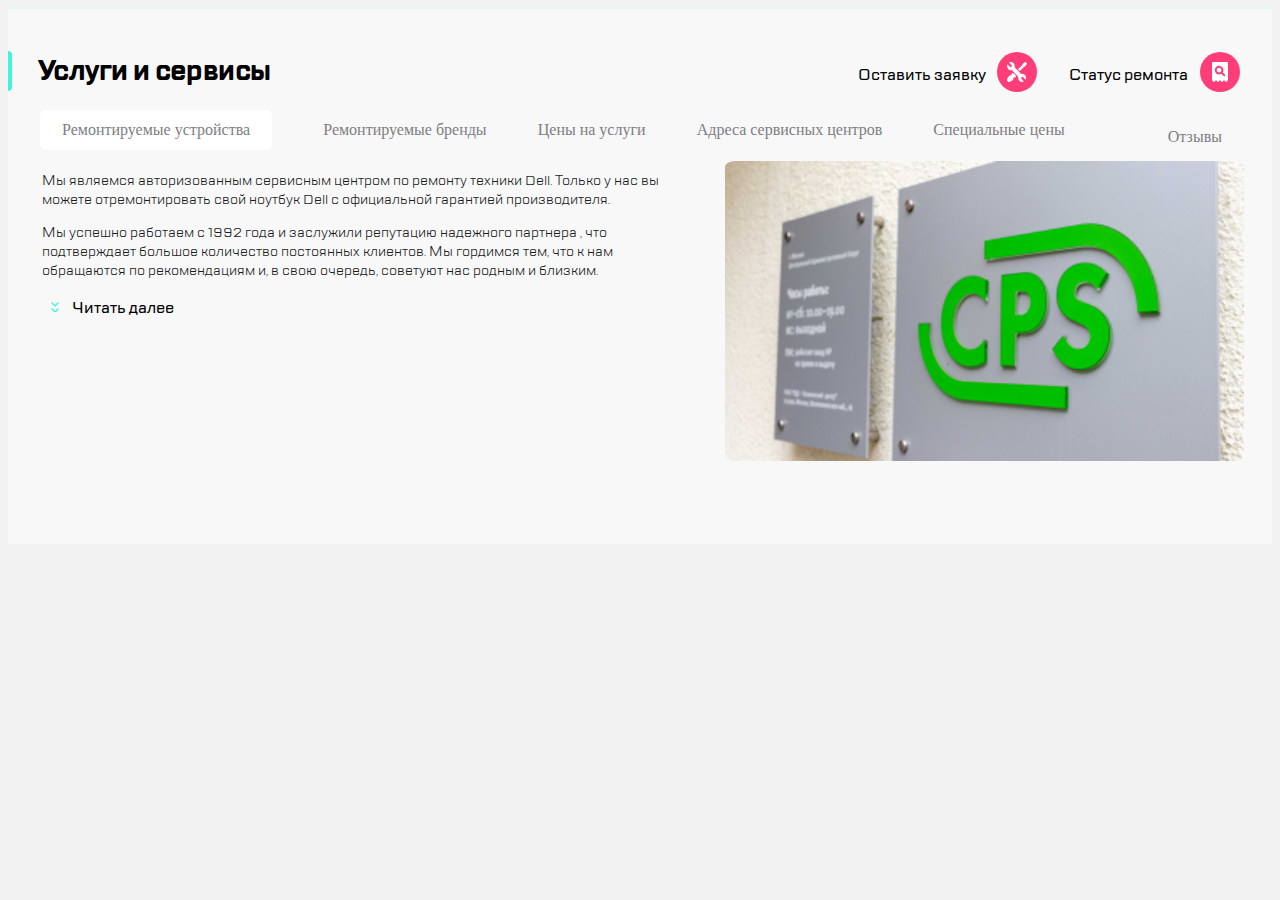
<file: index.html>
<!DOCTYPE html>
<html lang="en">
  <head>
    <link rel="stylesheet" href="style.css" />
    <meta name="viewport" content="width=device-width" />
    <meta charset="UTF-8" />
    <title>Document</title>
  </head>
  <body>
    <div class="wrapper">
      <header class="header">
        <div class="header__left-part">
           <button  class="header__button header__burger"> <a href='mobile-menu.html'></a>
            <a href='slider.html'></a>
          </button>
          <div class="header__left-part-divider"></div>
          <img class="header__logo" src="img/Group.svg"></img>
        </div>
        <div class="header__right-part">
           <button type="button" class=" header__button header__call"></button> 
           <button type="button" class=" header__button header__chat"></button>
           <button type="button" class="header__button header__profile"></button> 
          <div class="header__right-part-divider"></div>
           <button type="button" class="header__button header__repair"></button>
           <button type="button" class="header__button header__checkstatus"></button>      
           </div>
      </header>
      <div class="shadow"></div>
      <main class="main">
       <header class="newHeader">
        <h1 class="main__title">Услуги и сервисы </h1><div class="label">
        <label>Оставить заявку  <button type="button" class="header__button header__repair2"></button></label>
        <label>Статус ремонта <button  type="button" class="header__button header__checkstatus2"></button></label></div></header>
        <nav class="slideMenu">
          <ul class="slideMenu__nav">
           <li class="slideMenu__item slideMenu__item--active">
              <a href="#" class="nav__link" style="color: #7e7e82">Ремонтируемые устройства</a>
            </li>
            <li class="slideMenu__item">
              <a href="#" class="nav__link" style="color: #7e7e82">Ремонтируемые бренды</a>
            </li> 
            <li class="slideMenu__item">
              <a href="#" class="nav__link" style="color: #7e7e82">Дополнительные услуги</a>
            </li>
            <li  class="slideMenu__item">
              <a href="#" class="nav__link" style="color: #7e7e82">Цены на услуги</a>
            </li>
            <li  class="slideMenu__item">
              <a href="#" class="nav__link" style="color: #7e7e82">Адреса сервисных центров</a>
            </li>
            <li  class="slideMenu__item">
              <a href="#" class="nav__link" style="color: #7e7e82">Специальные цены</a>
            </li>
             <li  class="slideMenu__item">
              <a href="#" class="nav__link" style="color: #7e7e82">Отзывы</a>
            </li>
          </ul>
          <!-- <button type="button"  class="slideMenu__item1">Отзывы</button> -->
        </nav>
        <article class="main__about">
          <div class="main__text">
            <p class='text'>Мы являемся авторизованным сервисным центром по ремонту техники
            Dell. Только у нас 
            вы можете отремонтировать свой ноутбук Dell
            с официальной гарантией
            производителя.</p>
            <p class="textcontinue">
               Мы успешно работаем с 1992 года и заслужили репутацию надежного
              партнера 
            </p>
            <p class="textcontinue2">
               , что подтверждает большое количество постоянных клиентов. Мы
              гордимся тем, что к нам обращаются по рекомендациям и, в свою
              очередь, советуют нас родным и близким.
            </p> 
              <button type="button" class="readmore">Читать далее</button>
           </div>
          <img class="main__img" src='img/MG3223J.jpg' alt="logo"> 
          </article>
        </div>
      </main>
    </div>
  </body>
</html>

<!-- .main {
  height: 509px;
  /* width: 320px; */
}
.main__title {
  font-family: "Bold";
  position: relative;
  letter-spacing: -0.6px;
  height: 30px;
  /* width: 288px; */
  left: 16px;
  margin-top: 24px;
  margin-bottom: 32px;
  font-size: 28px;
  line-height: 40px;
}

.main__title::before {
  position: absolute;

  left: -16px;

  content: "";
  background-color: #41f6d7;
  height: 40px;
  width: 4px;
  border: 0px solid #41f6d7;
  border-radius: 0px 6px 6px 0px;
}

/* .main__highlight: { */
/* background-color: #41f6d7; */
/* height: 40px; */
/* width: 4px; */
/* } */

.main__text {
  font-family: "Regular";
  color: #1b1c21;
  font-size: 14px;
  margin-top: 24px;
  margin-bottom: 16px;
  padding: 0px 16px;
}

.button__readmore {
  font-size: 16px;
  margin-left: 48px;
  border: 0;
  background-color: #f8f8f8;
  outline: none;
}

.slideMenu__scroll {
  display: flex;
  justify-content: space-between;
  margin-left: 22px;
  overflow: scroll;
  /* width: 300px; */
  height: 60px;
  align-items: center;
  overflow-y: hidden;
}

.slideMenu__button {
  color: #7e7e82;
  white-space: nowrap;
  font-size: 16px;
  /* flex-wrap: nowrap; */
  background-color: #f8f8f8;
  height: 28px;
  margin-right: 20px;
  /* width: 220px; */
  border: 1px solid #b8ffec;
  outline: none;
}

.slideMenu__button1 {
  color: #7e7e82;
  display: none;
  background-color: #f8f8f8;
  padding-top: 20px;
  border: 0;
  outline: none;
}
.slideMenu__button--active {
  background-color: white;
  height: 40px;
  box-sizing: border-box;
  border-radius: 6px;
  padding-right: 16px;
  padding-left: 9px;
  color: #7e7e82;
}
::-webkit-scrollbar {
  width: 0px;
  background: transparent;
}

.main__img {
  height: 230px;
  /* width: 320px; */
  background: url(" img/_MG_3223.svg") no-repeat center;
} -->
</file>
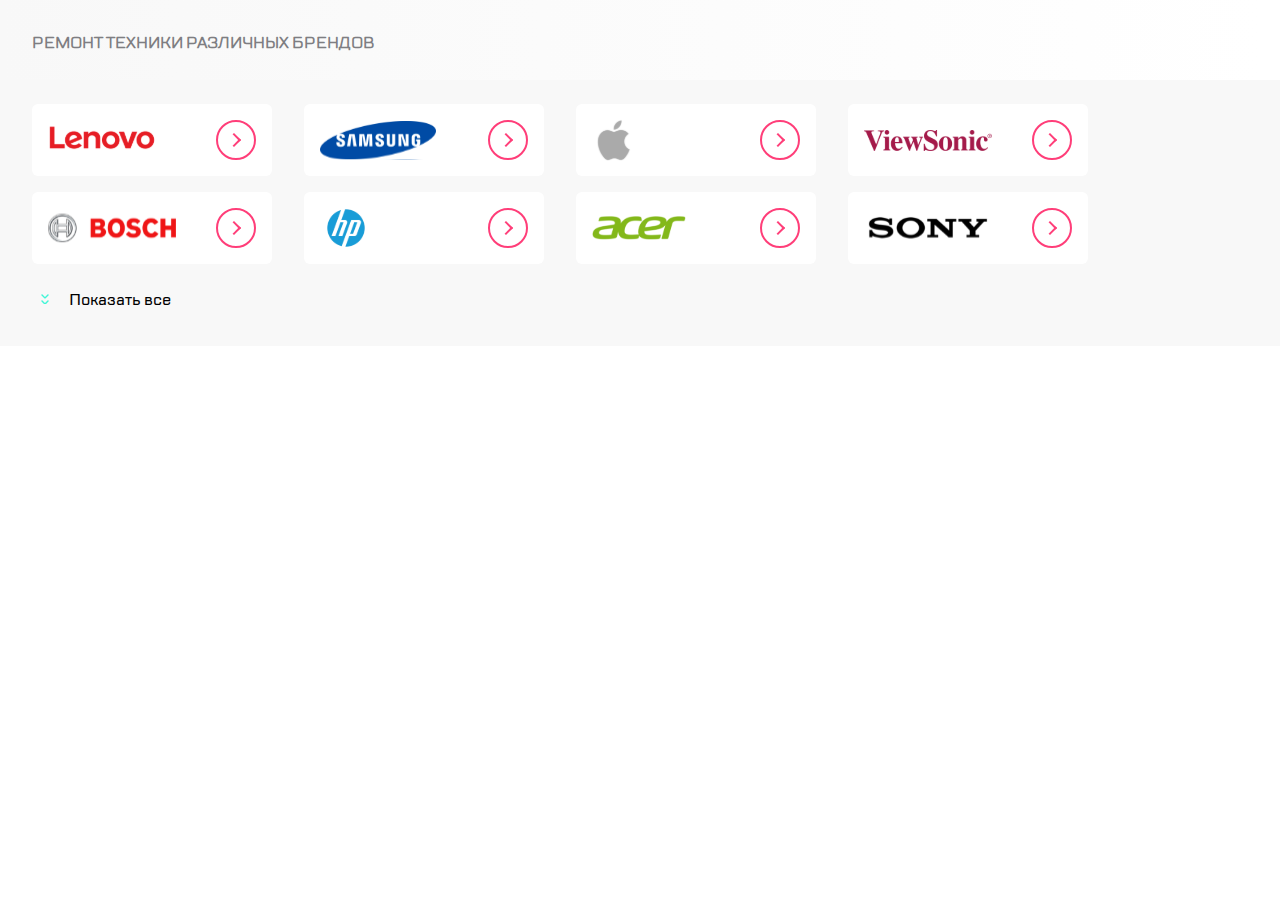
<file: slider.html>
<!DOCTYPE html>
<html lang="en">
  <head>
    <meta charset="UTF-8" />
    <meta http-equiv="X-UA-Compatible" content="IE=edge" />
    <meta name="viewport" content="width=device-width, initial-scale=1.0" />
    <link
      rel="stylesheet"
      href="https://cdn.jsdelivr.net/npm/swiper@8/swiper-bundle.min.css"
    />
    <link rel="stylesheet" href="slider.css" />
    <title>swiper</title>
  </head>
  <body>
    <div class="wrapper">
      <div class="partner-page">
        <header class="partner-header" id="specialPrice">
          <h1 class="partner-header__title">
            Ремонт техники различных брендов
          </h1>
        </header>
        <div class="swiper swiper-slider" data-mobile="true">
          <div class="swiper-wrapper swiper-container">
            <div class="swiper-slide swiper__box">
              <img
                class="swiper-box__image"
                src="img/partnerPage/lenovo.svg"
              />
              <button class="swiper-box__button" type="button"></button>
            </div>
            <div class="swiper-slide swiper__box">
              <img
                class="swiper-box__image"
                src="img/partnerPage/samsung.svg"
              />
              <button class="swiper-box__button" type="button"></button>
            </div>
            <div class="swiper-slide swiper__box">
              <img
                class="swiper-box__image"
                src="img/partnerPage/apple.svg"
              />
              <button class="swiper-box__button" type="button"></button>
            </div>
            <div class="swiper-slide swiper__box">
              <img
                class="swiper-box__image"
                src="img/partnerPage/viewsonic.svg"
              />
              <button class="swiper-box__button" type="button"></button>
            </div>
            <div class="swiper-slide swiper__box">
              <img
                class="swiper-box__image"
                src="img/partnerPage/bosch.svg"
              />
              <button class="swiper-box__button" type="button"></button>
            </div>
            <div class="swiper-slide swiper__box">
              <img
                class="swiper-box__image"
                src="img/partnerPage/hp.svg"
              />
              <button class="swiper-box__button" type="button"></button>
            </div>

            <div class="swiper-slide swiper__box swiper__box_hidden">
              <img
                class="swiper-box__image"
                src="img/partnerPage/acer.svg"
              />
              <button class="swiper-box__button" type="button"></button>
            </div>
            <div class="swiper-slide swiper__box swiper__box_hidden">
              <img
                class="swiper-box__image"
                src="img/partnerPage/sony.svg"
              />
              <button class="swiper-box__button" type="button"></button>
            </div>
            <div class="swiper-slide swiper__box swiper__box_hidden">
              <img
                class="swiper-box__image"
                src="img/partnerPage/lenovo.svg"
              />
              <button class="swiper-box__button" type="button"></button>
            </div>
            <div class="swiper-slide swiper__box swiper__box_hidden">
              <img
                class="swiper-box__image"
                src="img/partnerPage/samsung.svg"
              />
              <button class="swiper-box__button" type="button"></button>
            </div>
            <div class="swiper-slide swiper__box swiper__box_hidden">
              <img
                class="swiper-box__image"
                src="img/partnerPage/apple.svg"
              />
              <button class="swiper-box__button" type="button"></button>
            </div>
          </div>
          <button class="showBtn">Показать все</button>
          <style>
            .d-none {
              display: none;
            }
          </style>

          <div class="swiper-pagination"></div>
        </div>
      </div>
    </div>
    <script src="https://cdn.jsdelivr.net/npm/swiper@8/swiper-bundle.min.js"></script>
    <script src="slider.js"></script>
  </body>
</html>
</file>
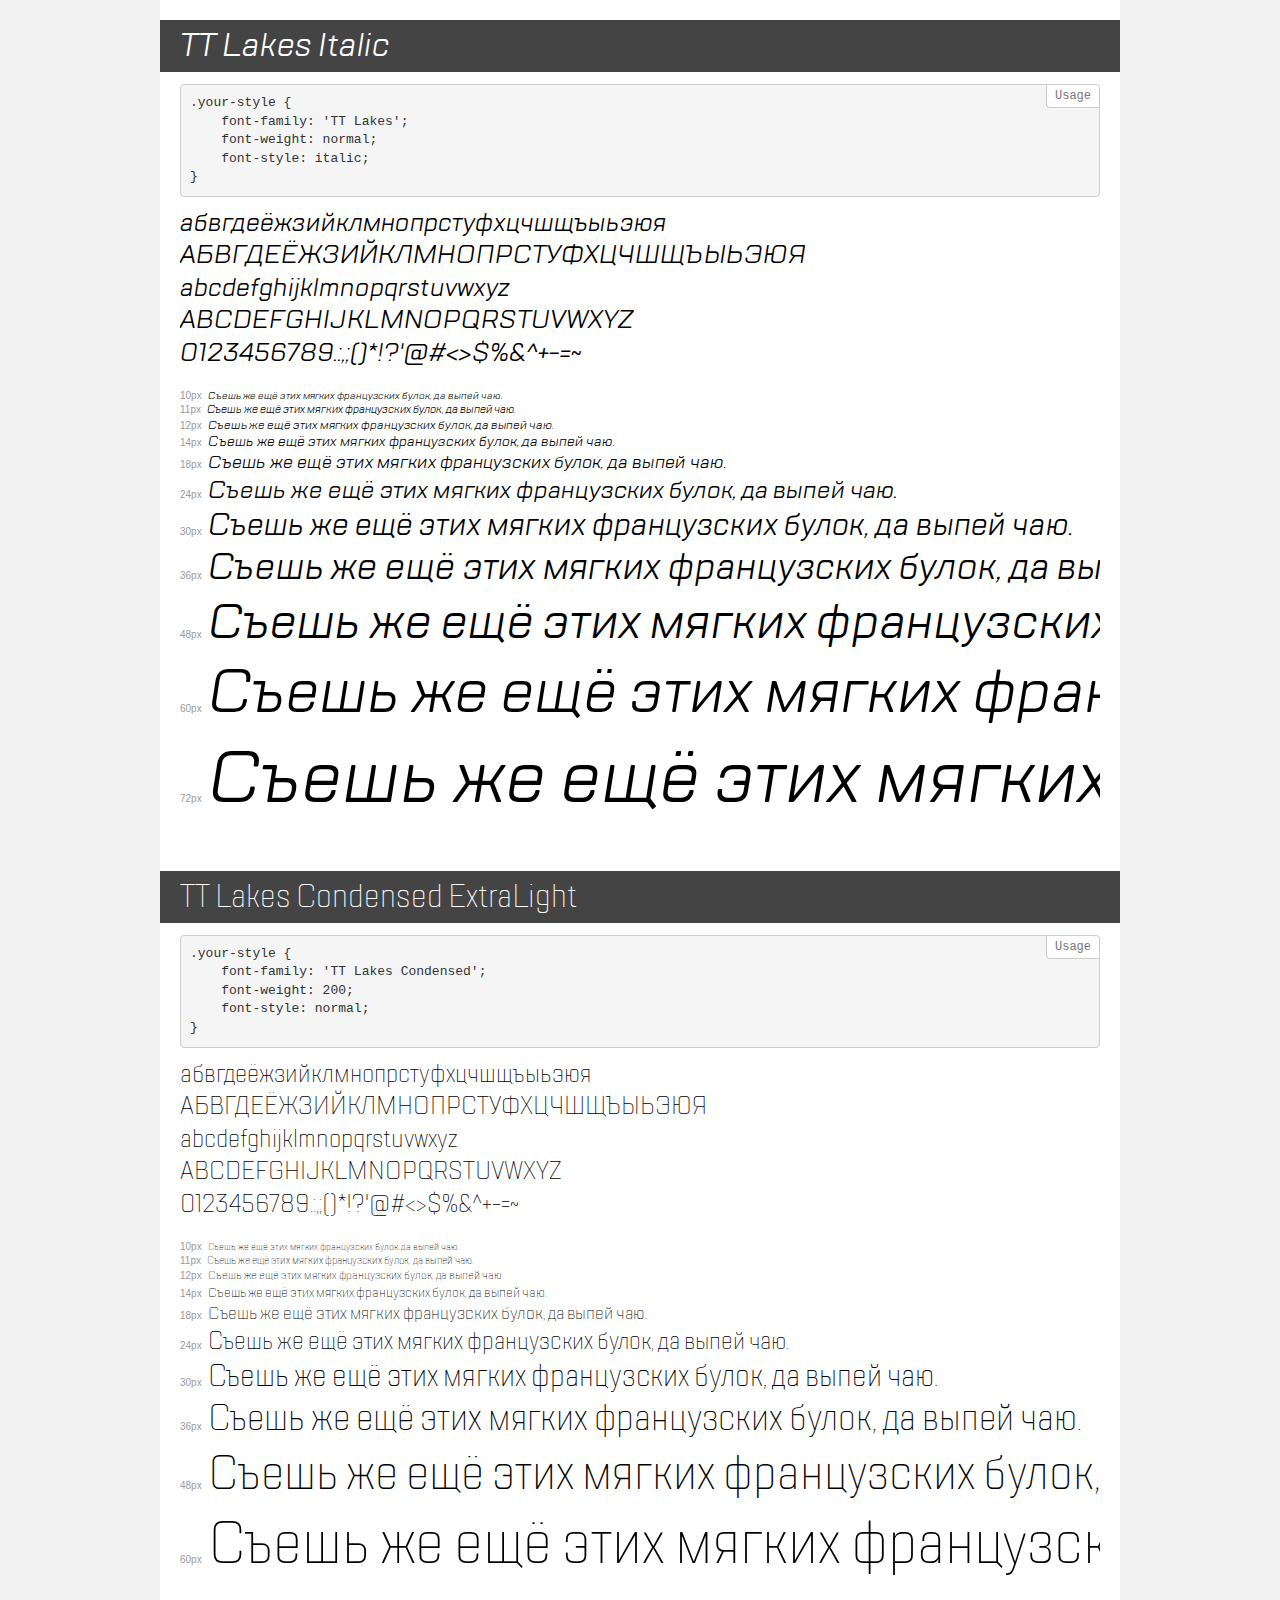
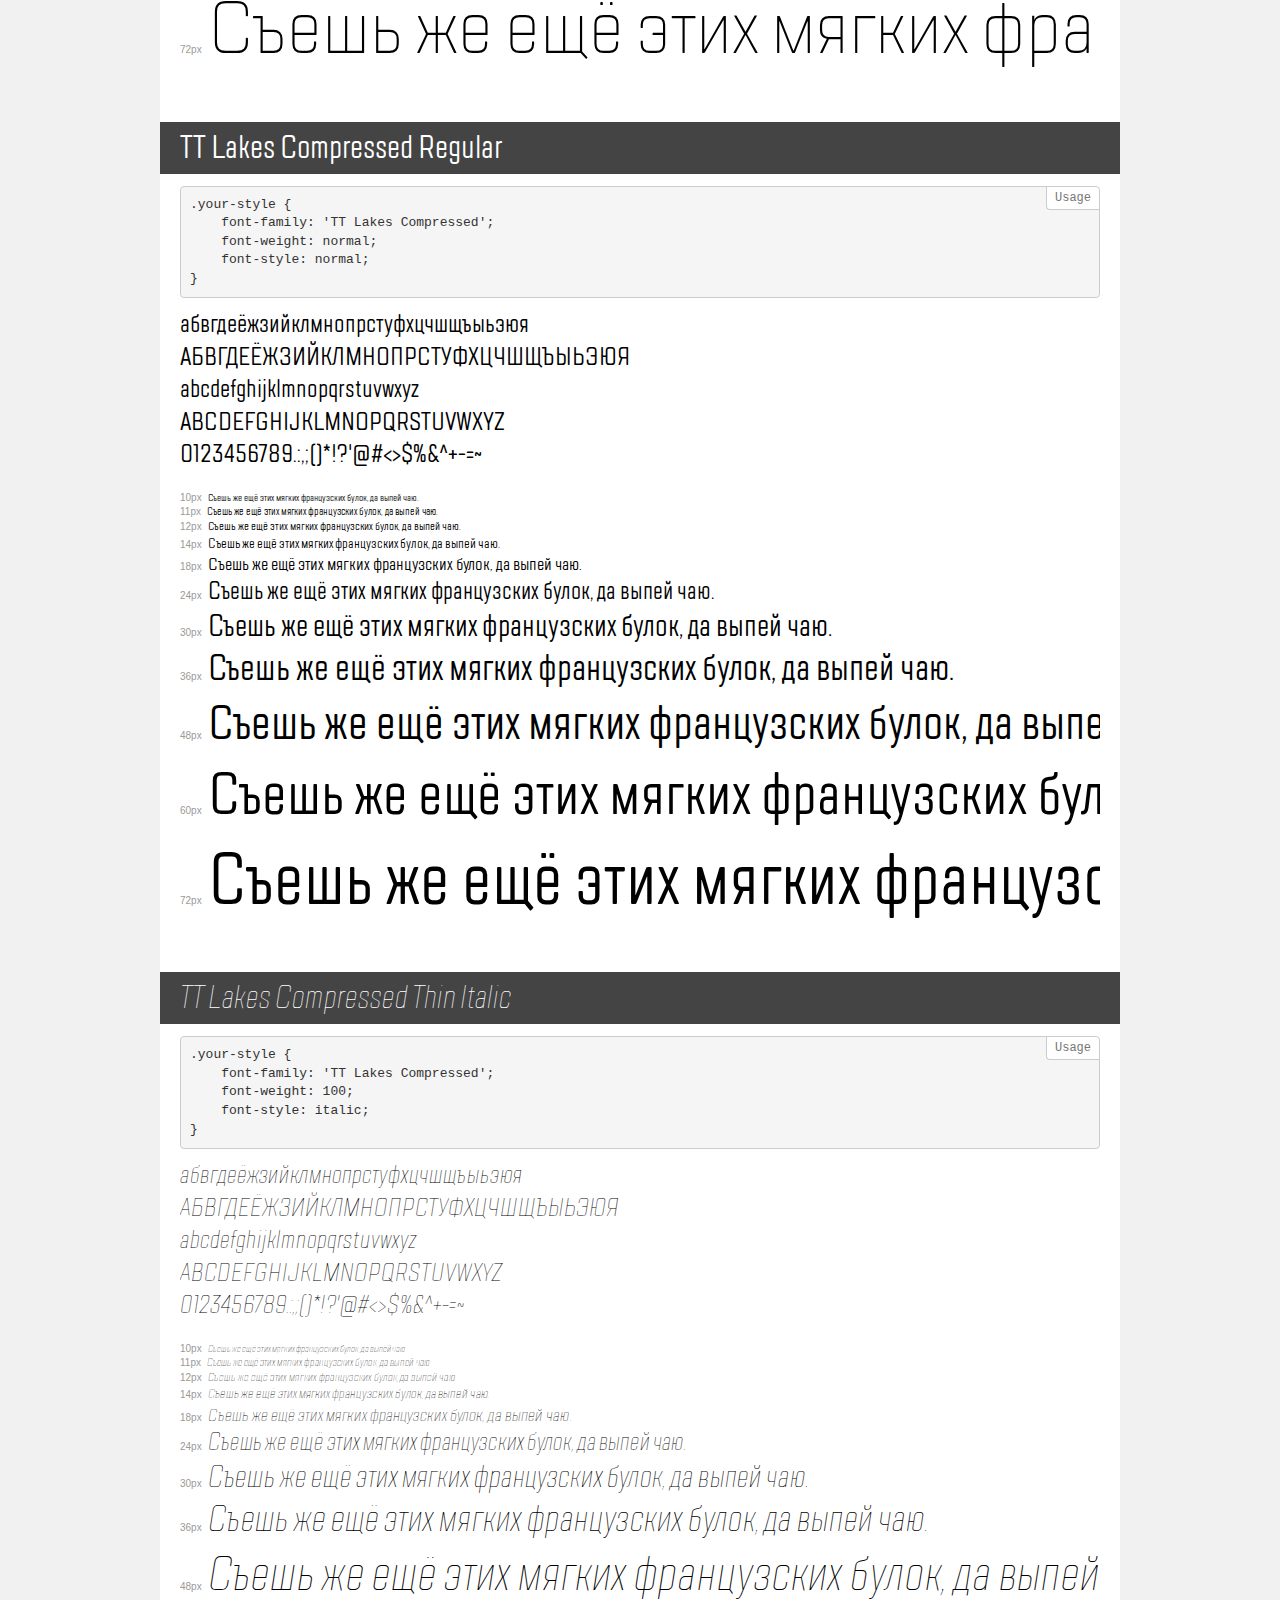
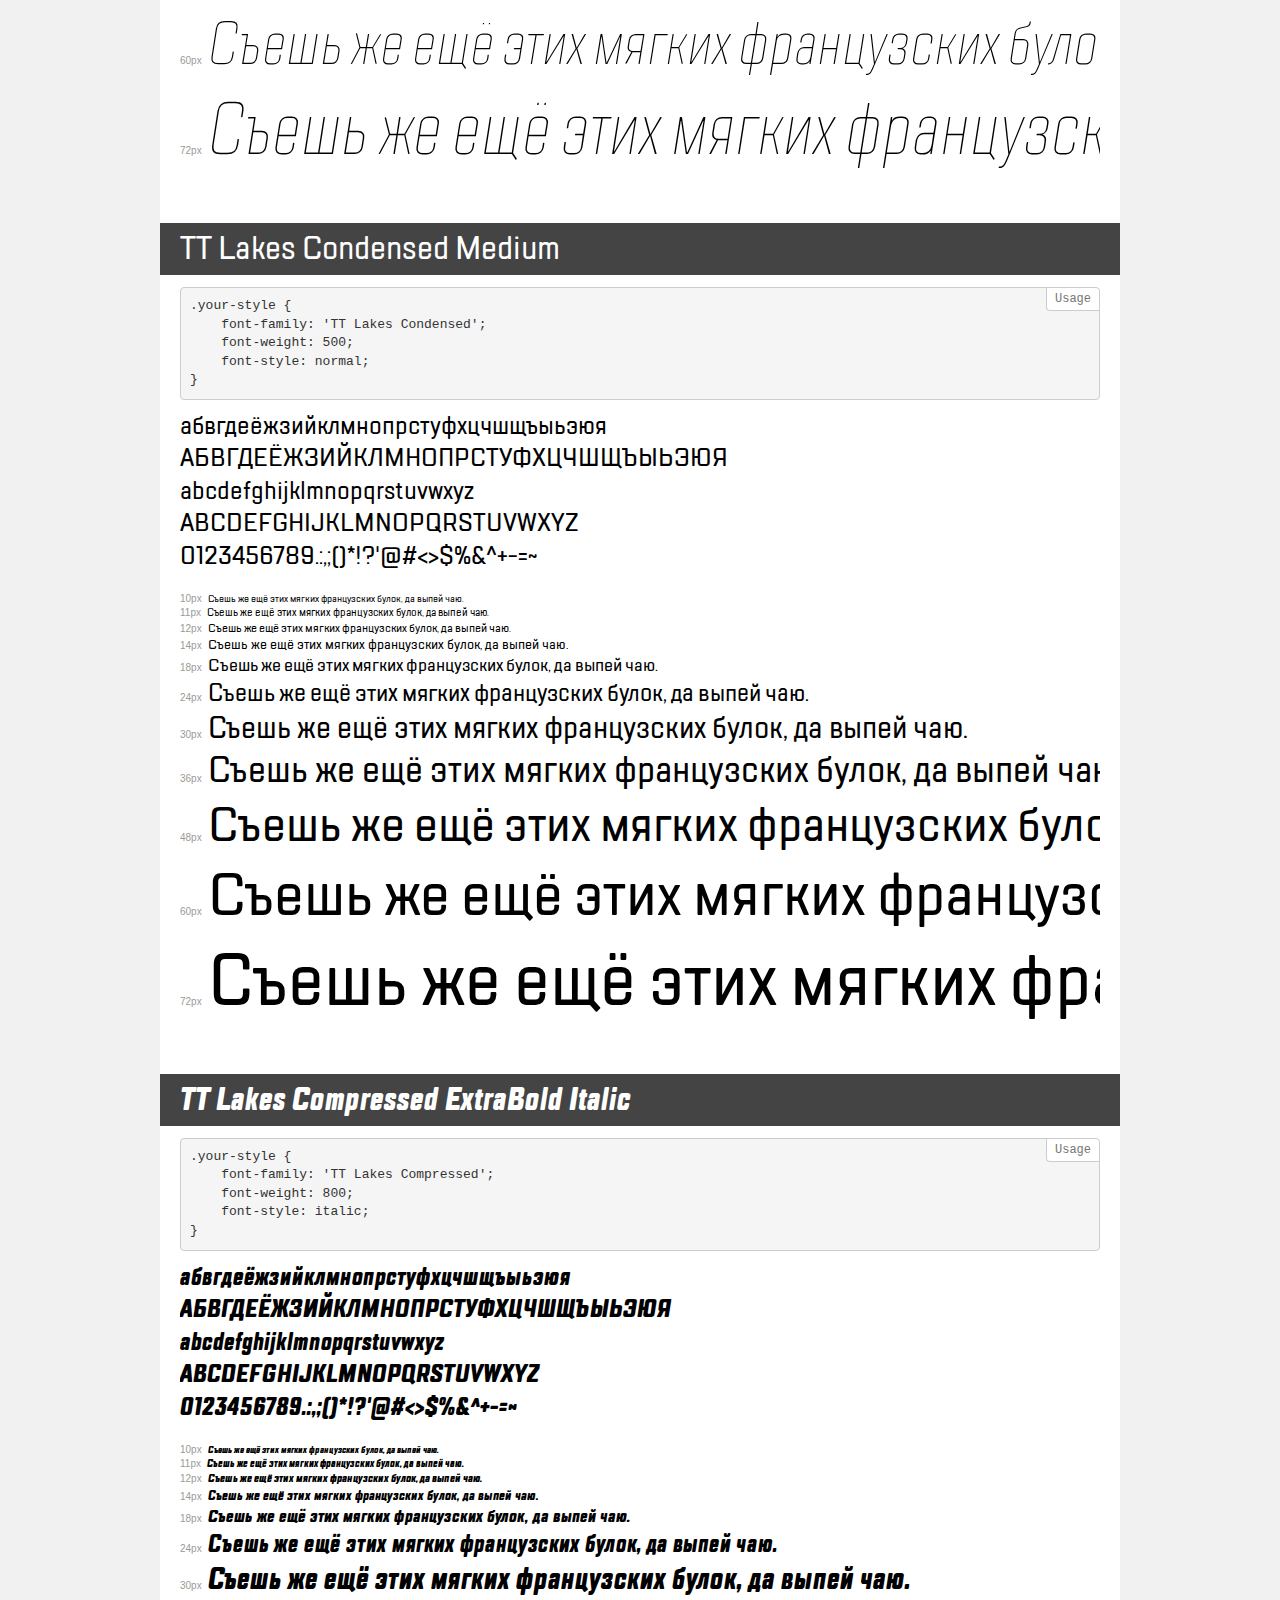
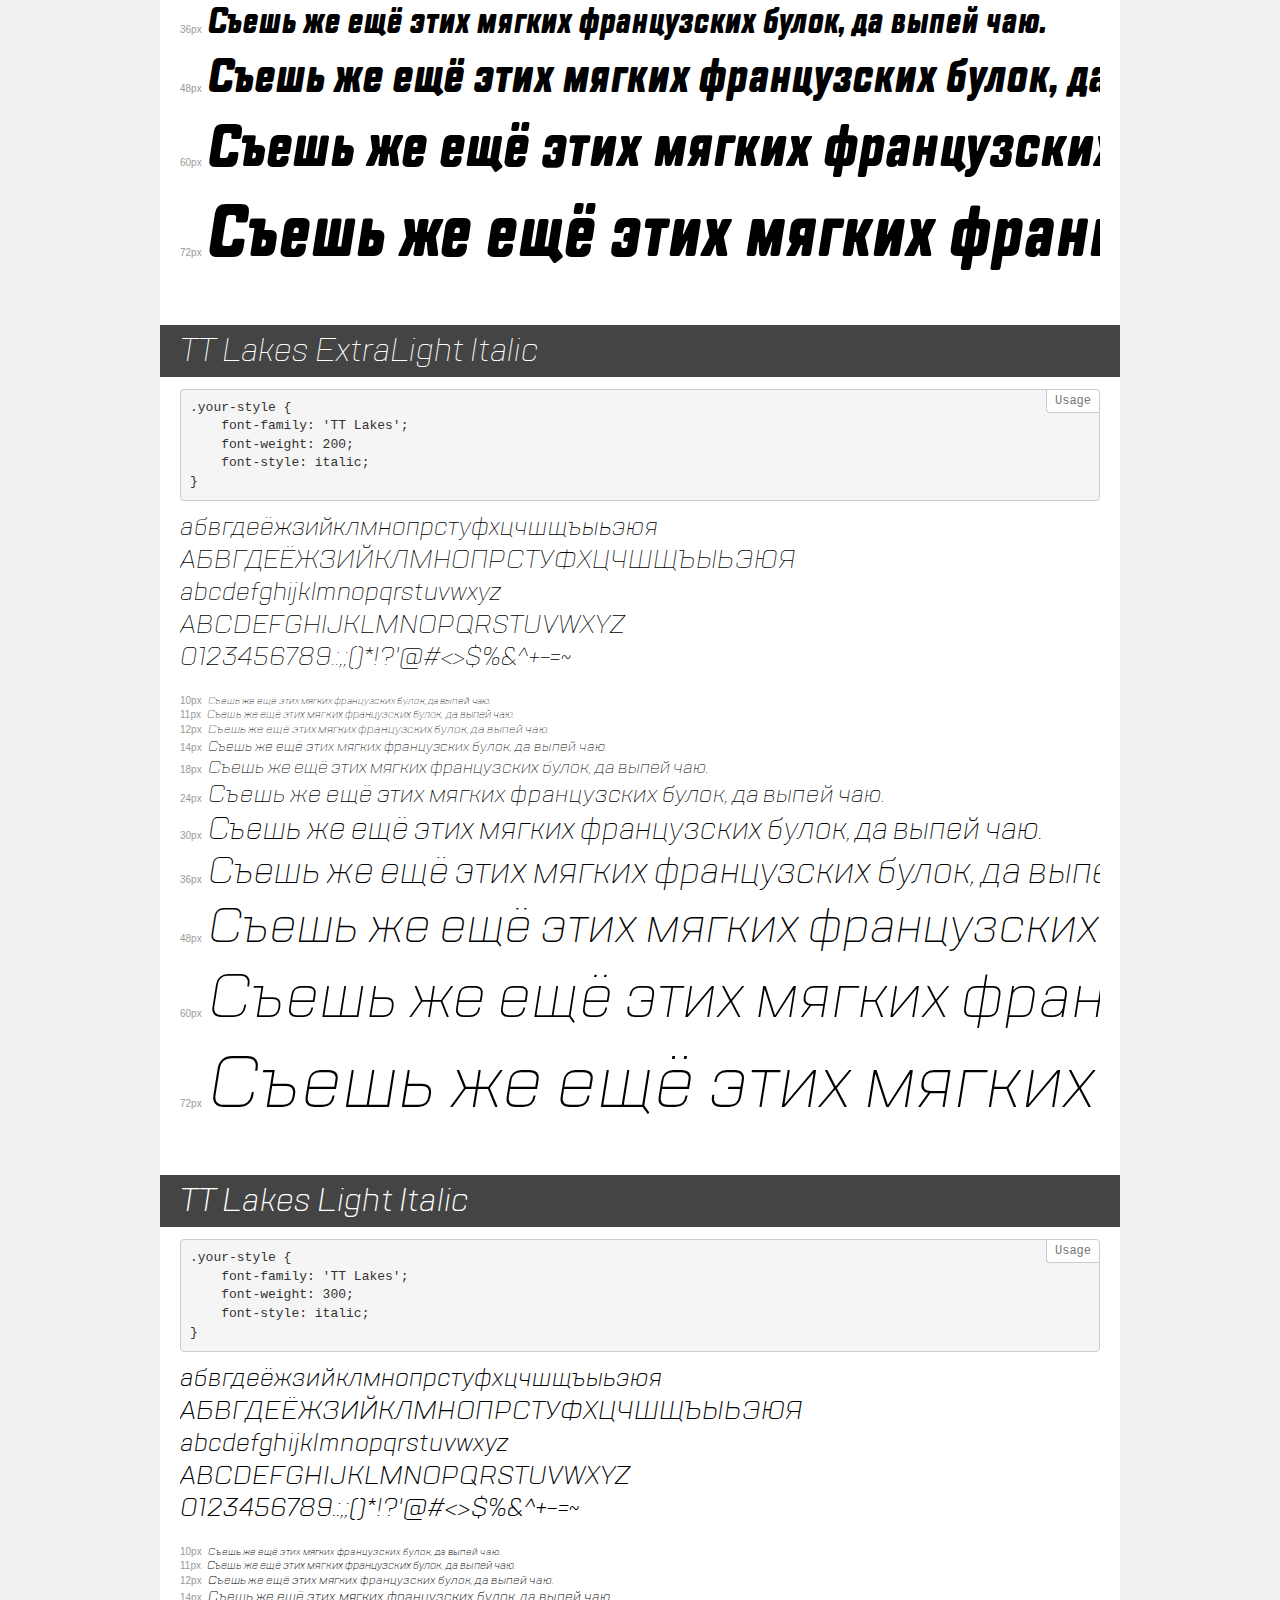
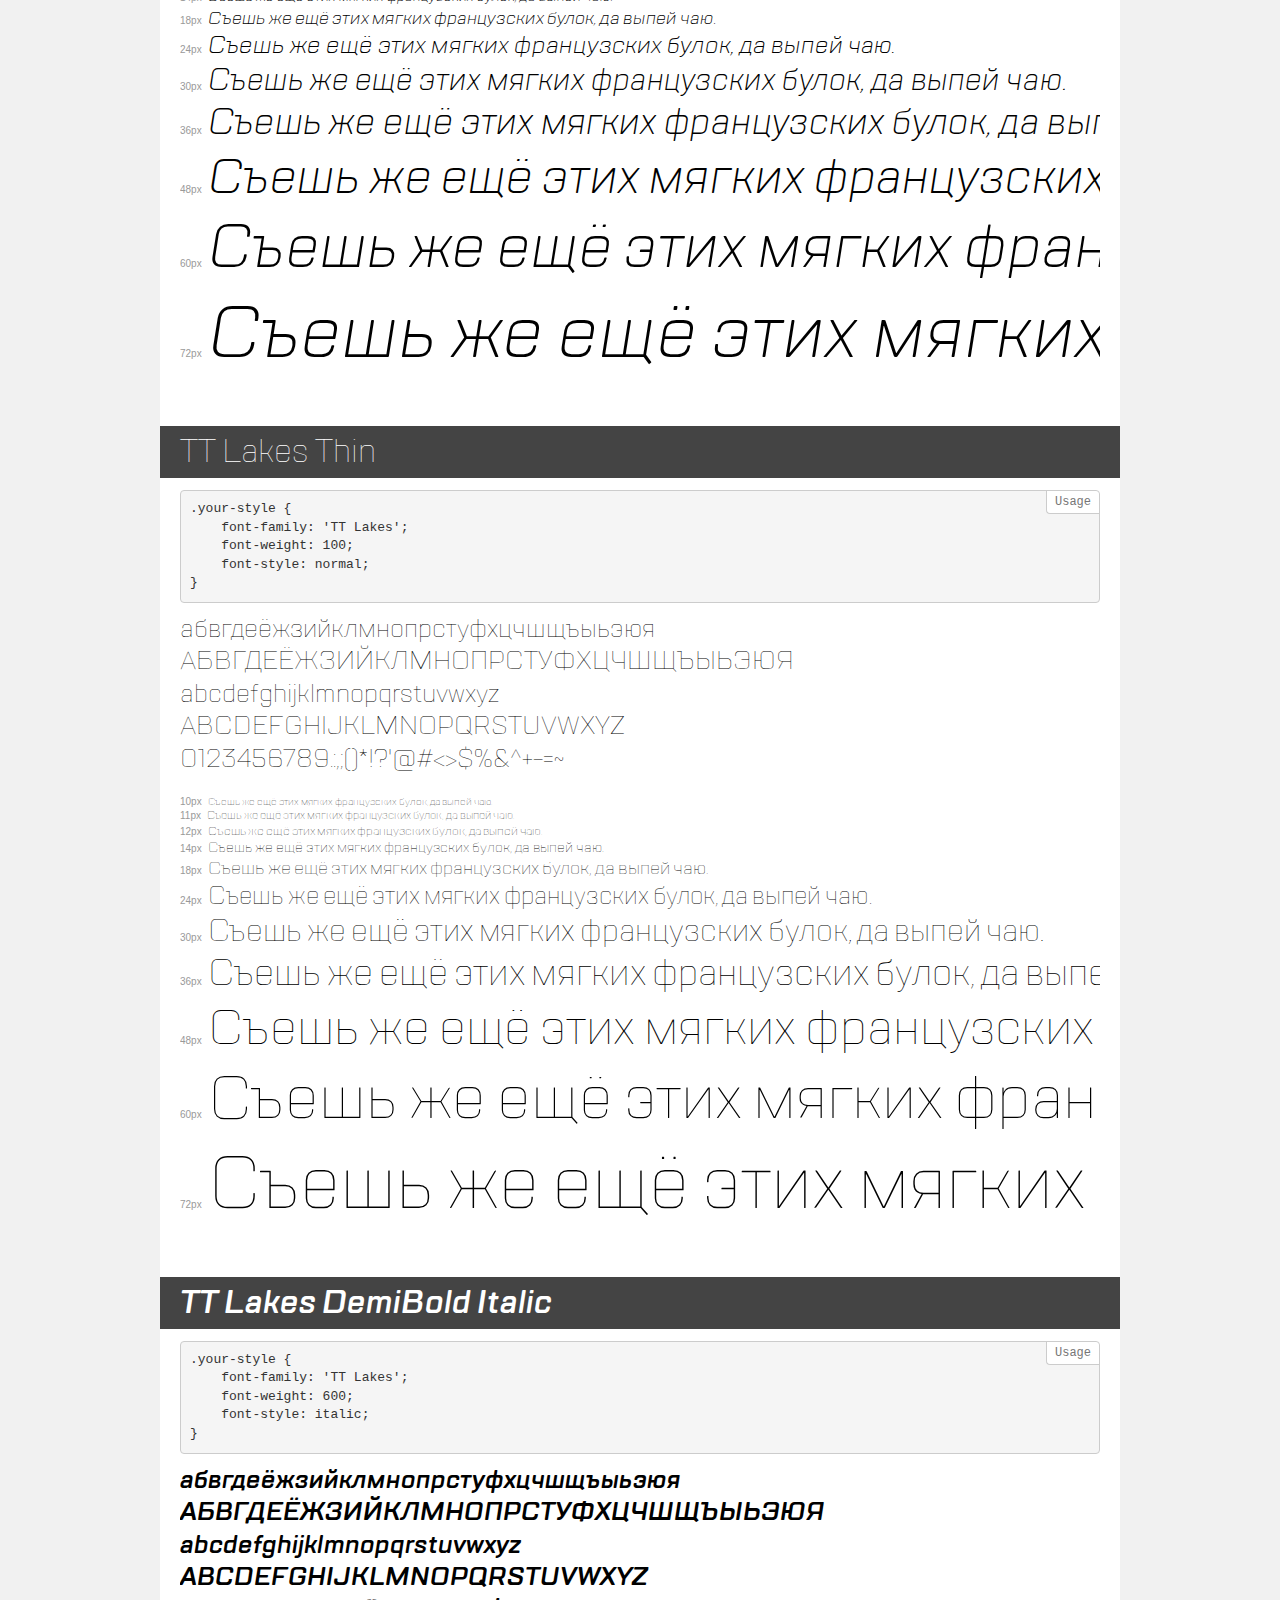
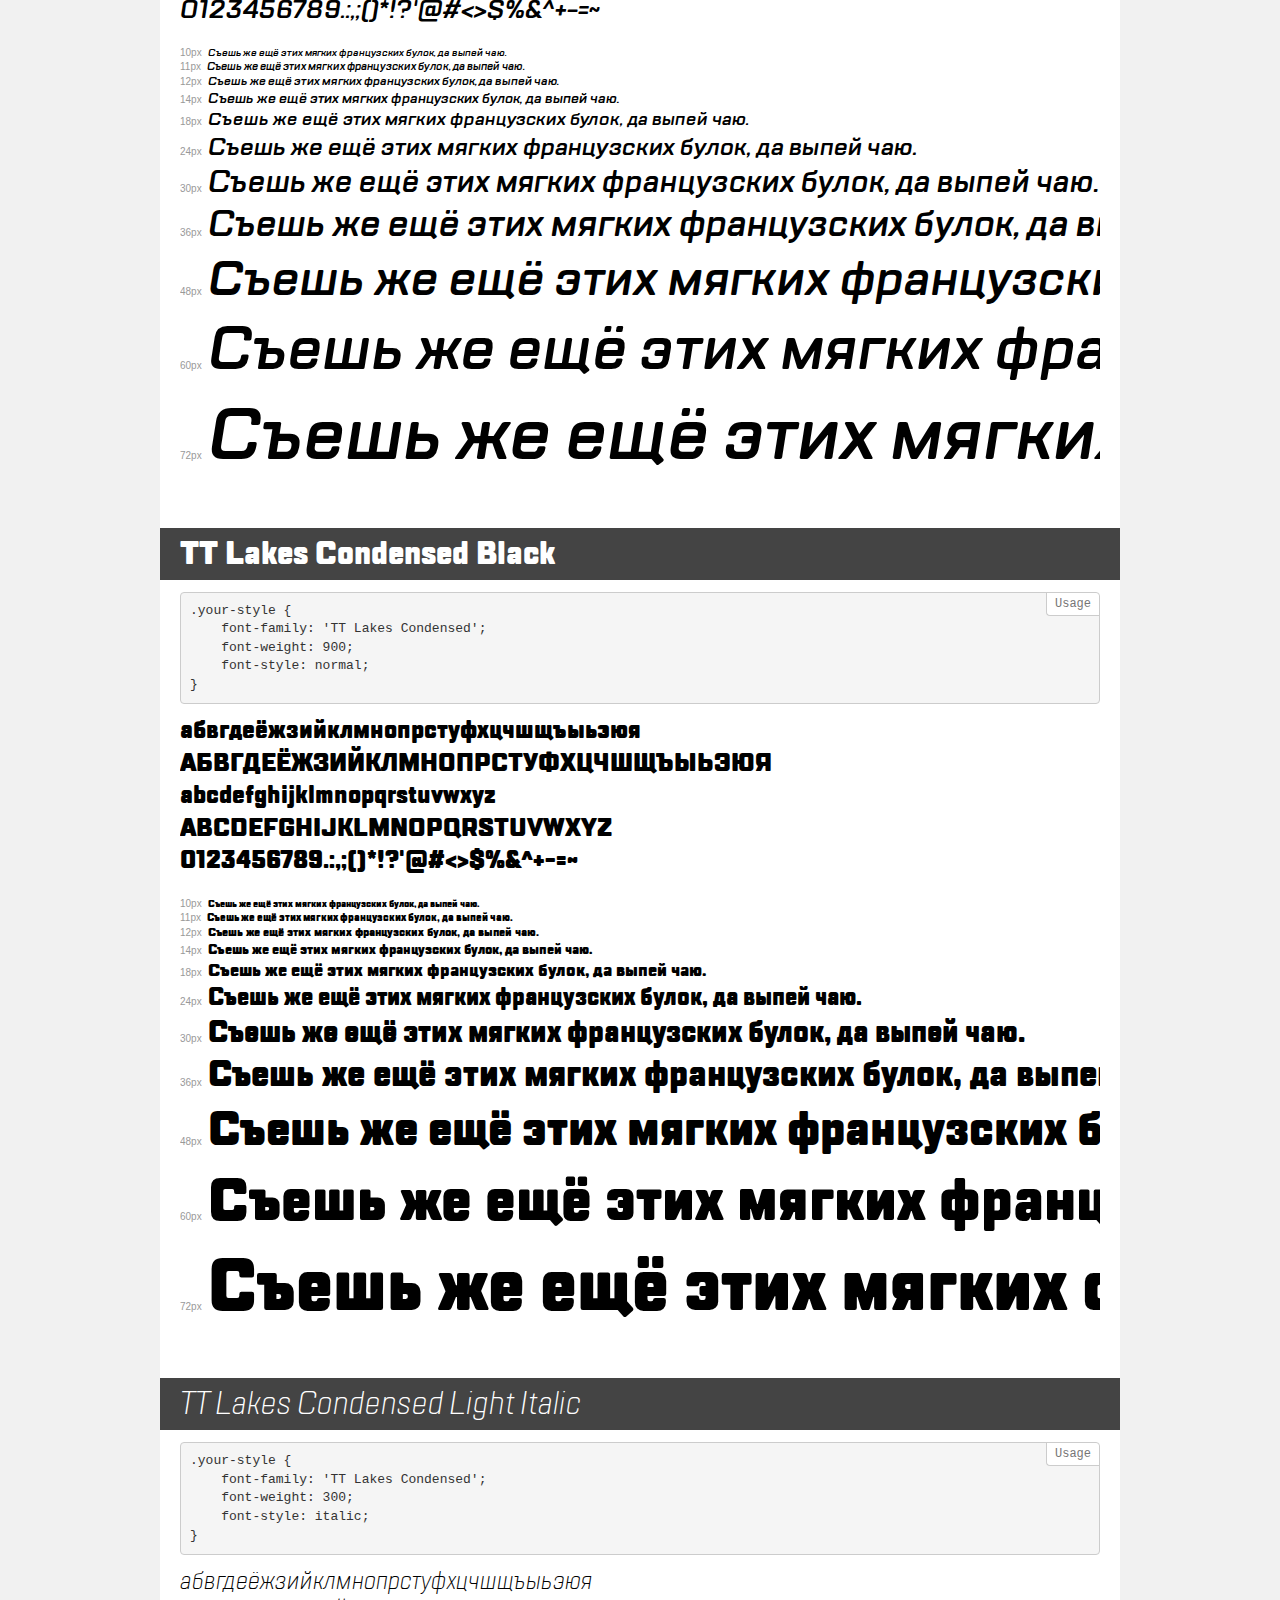
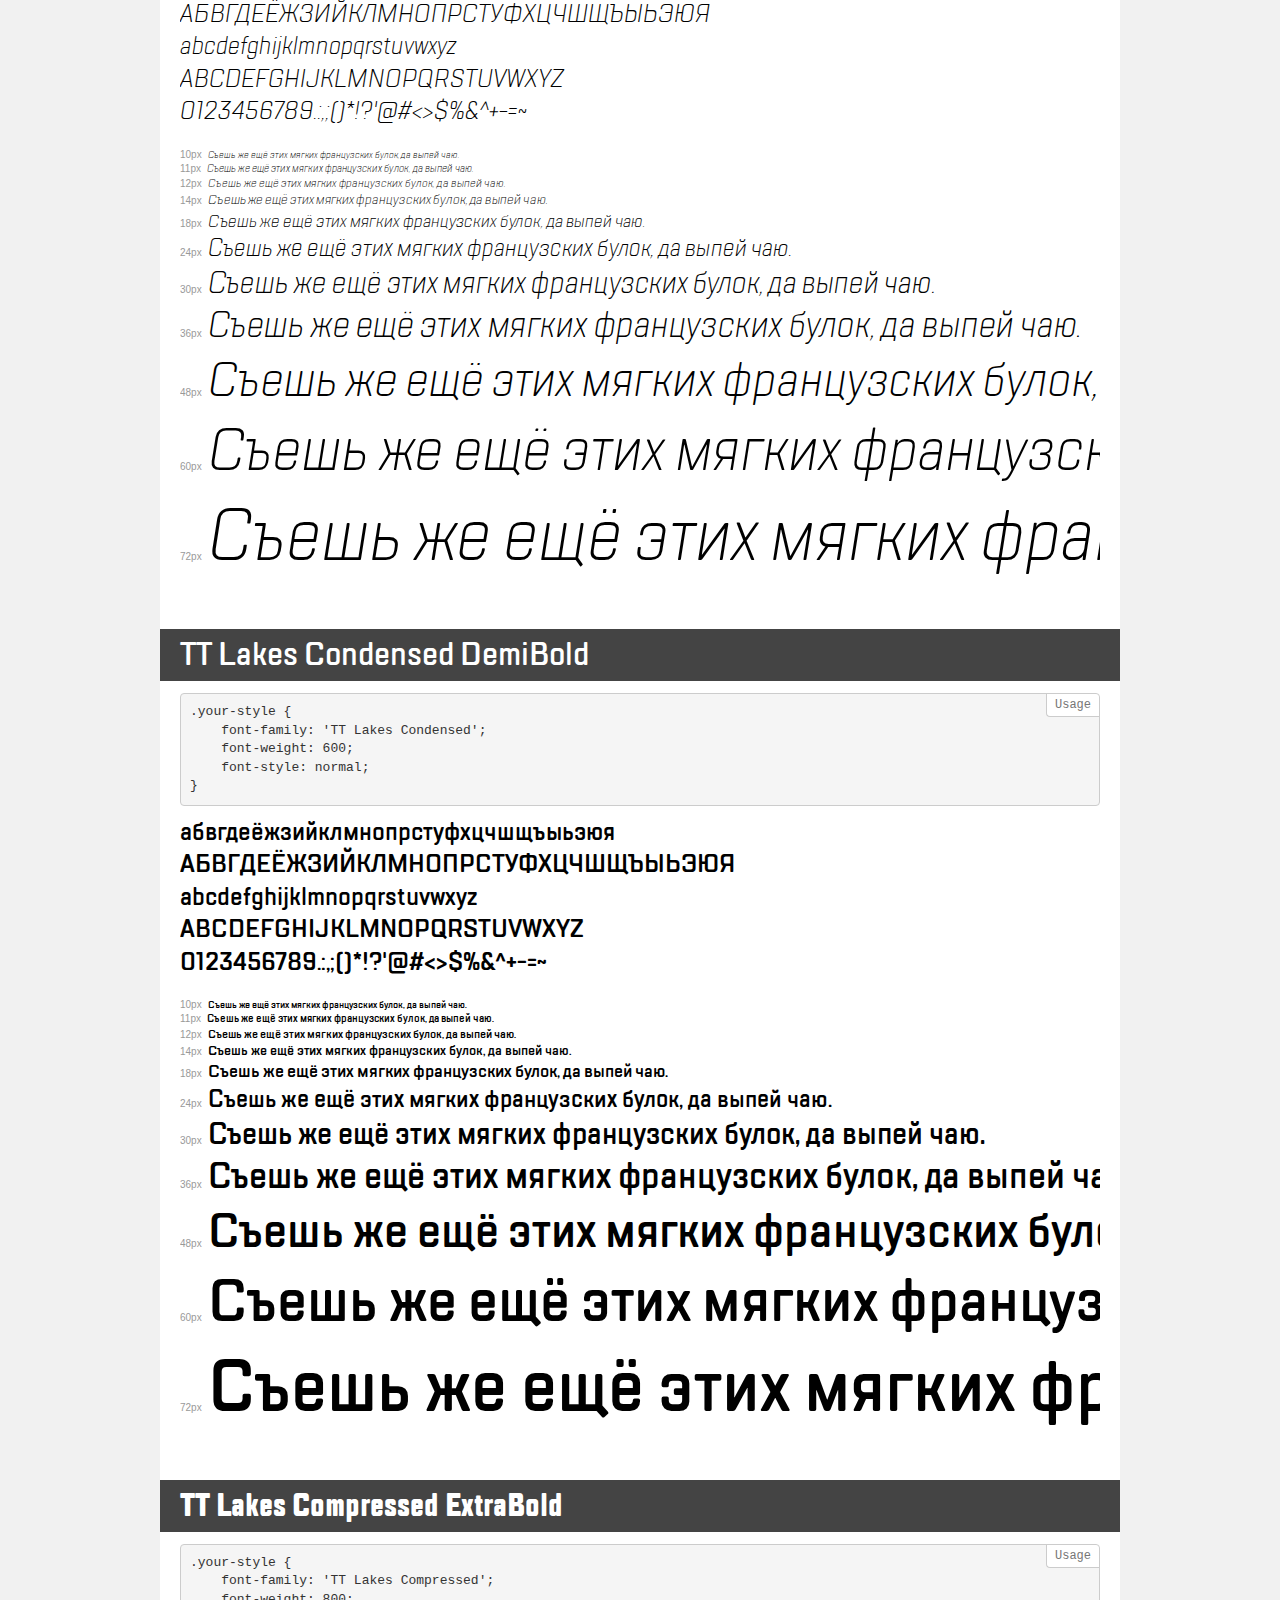
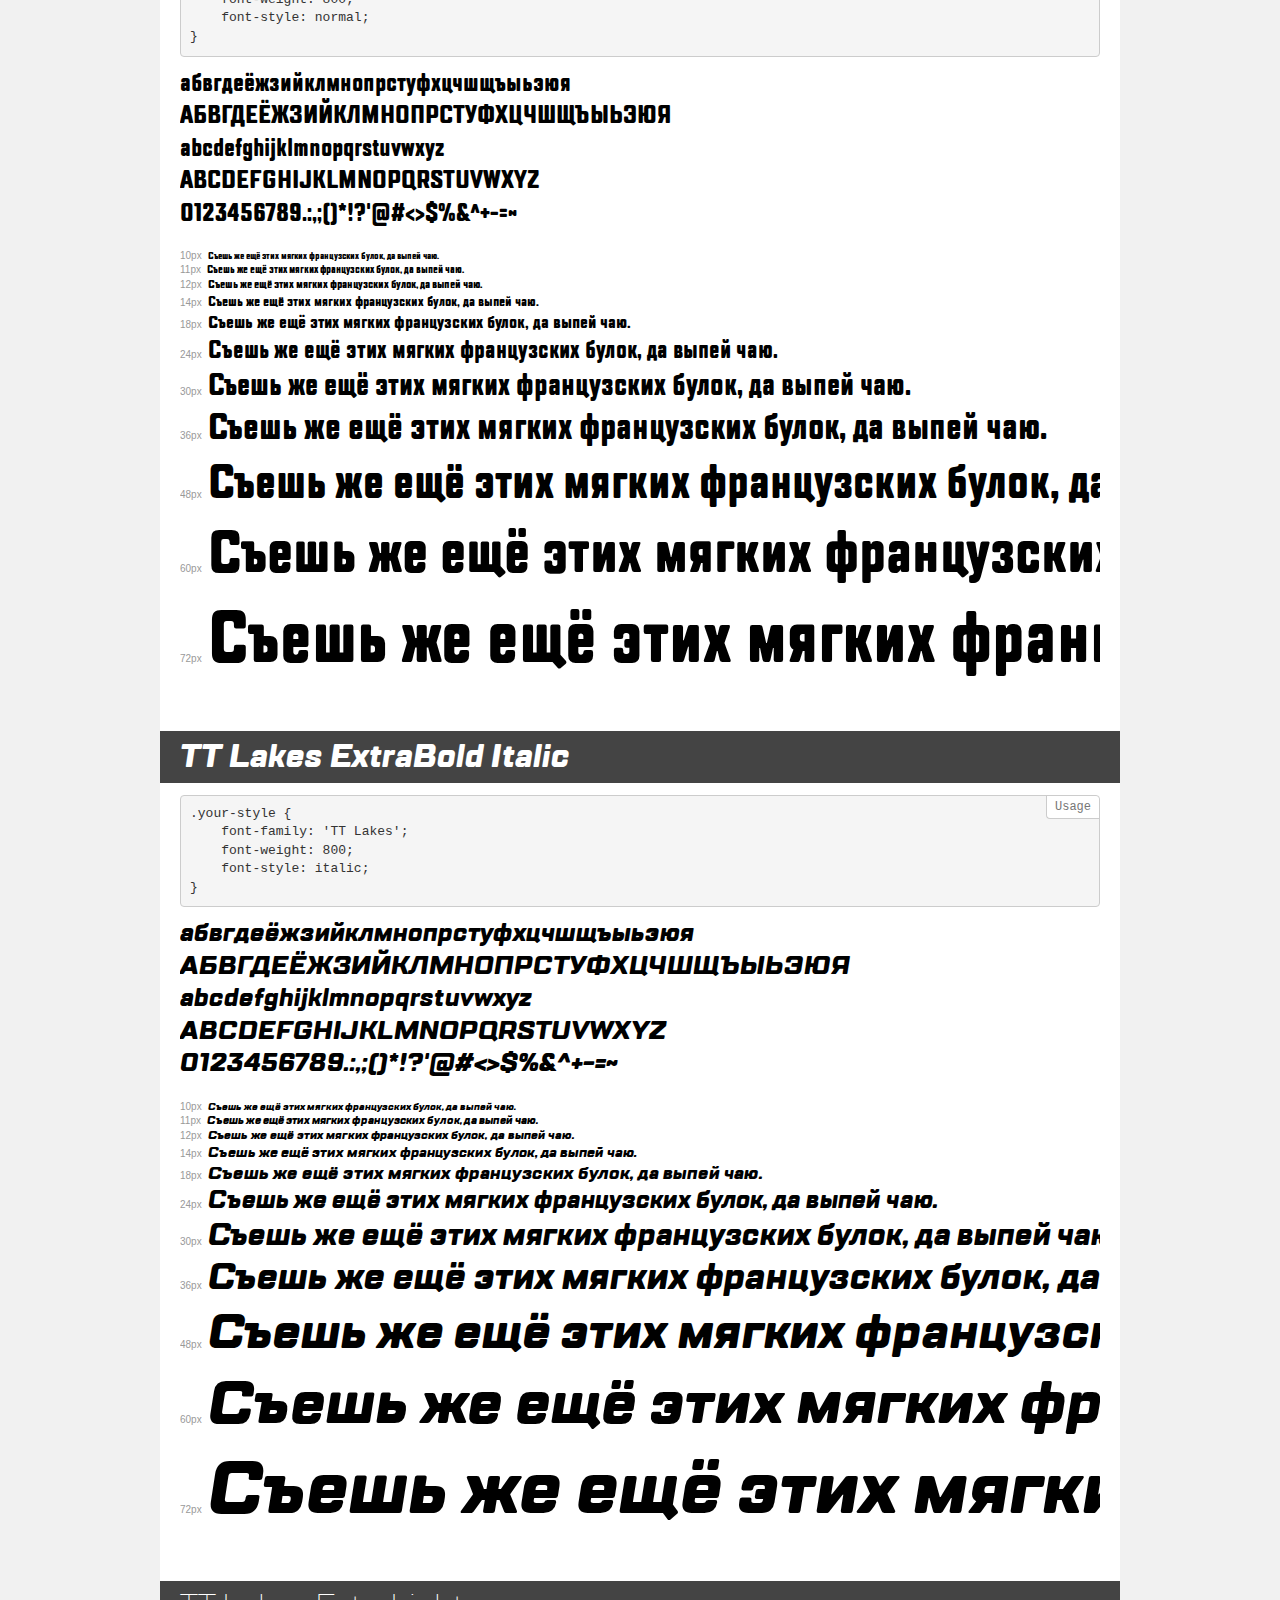
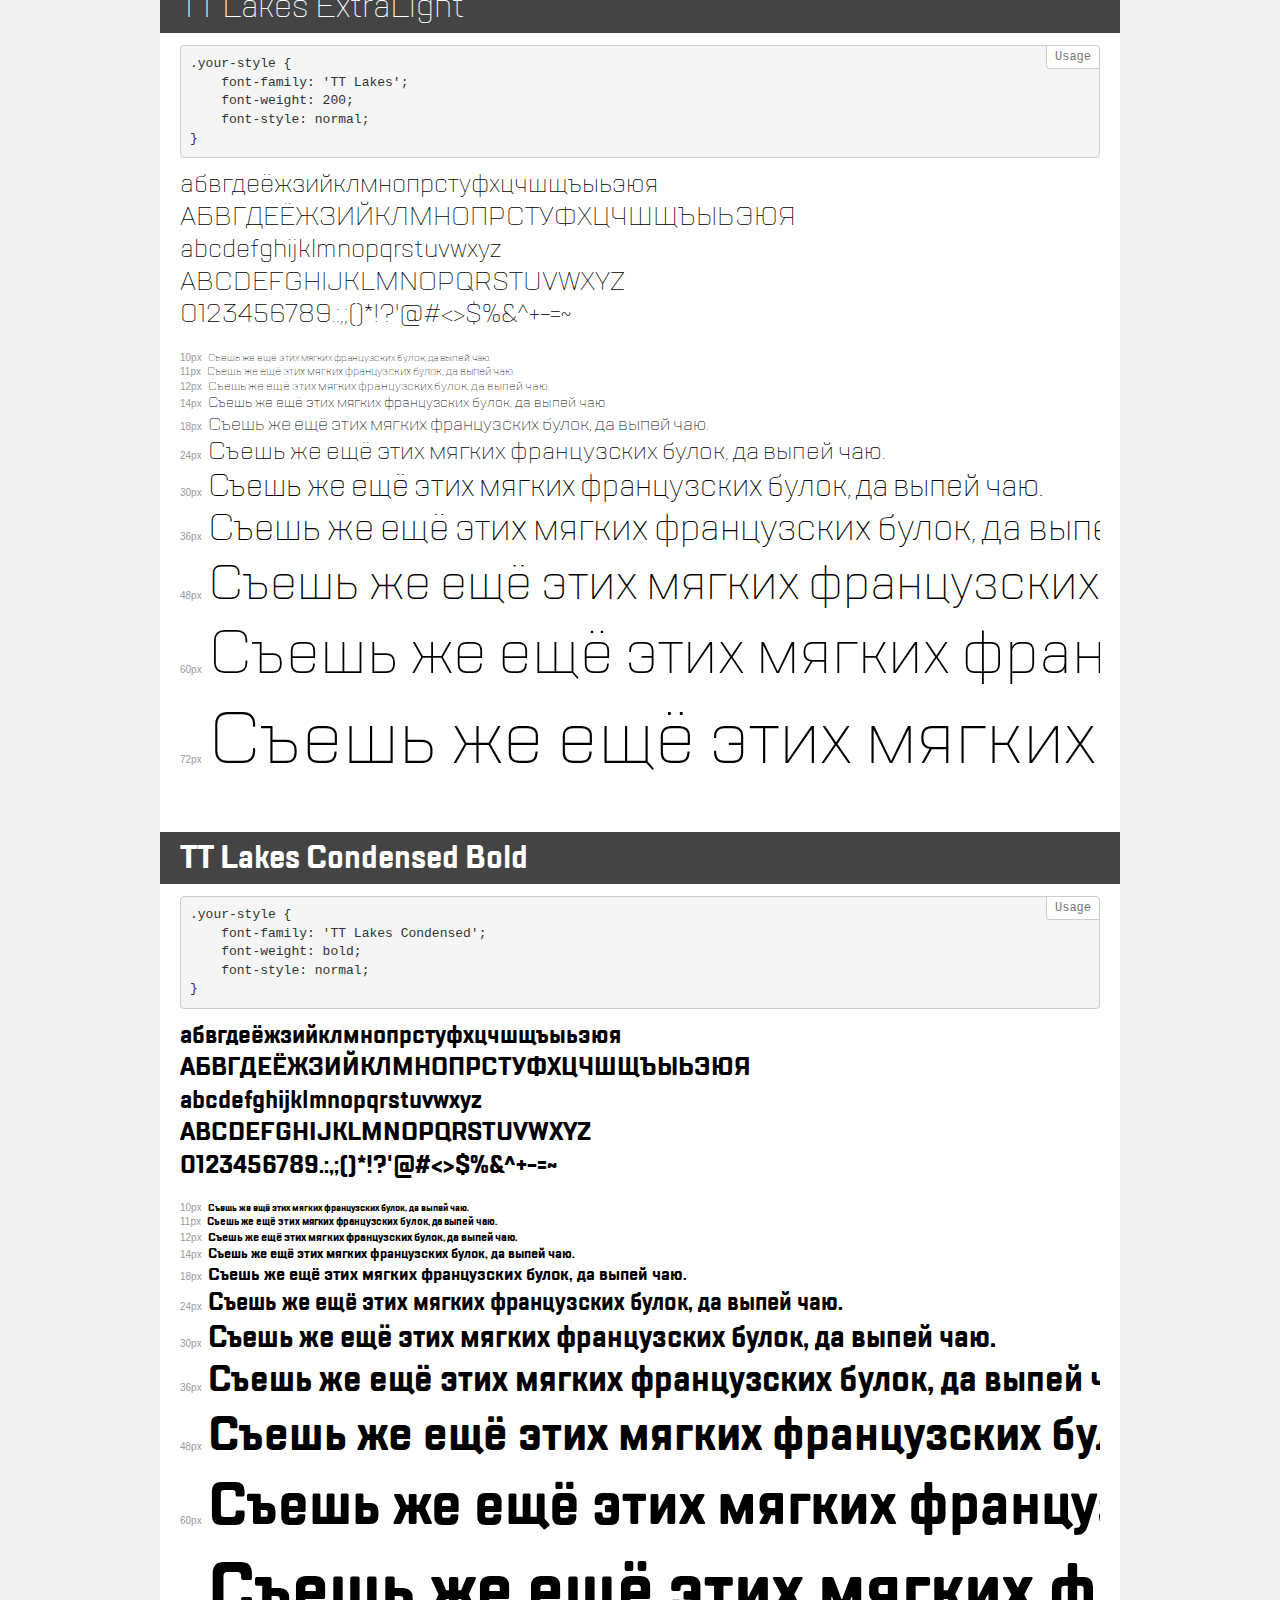
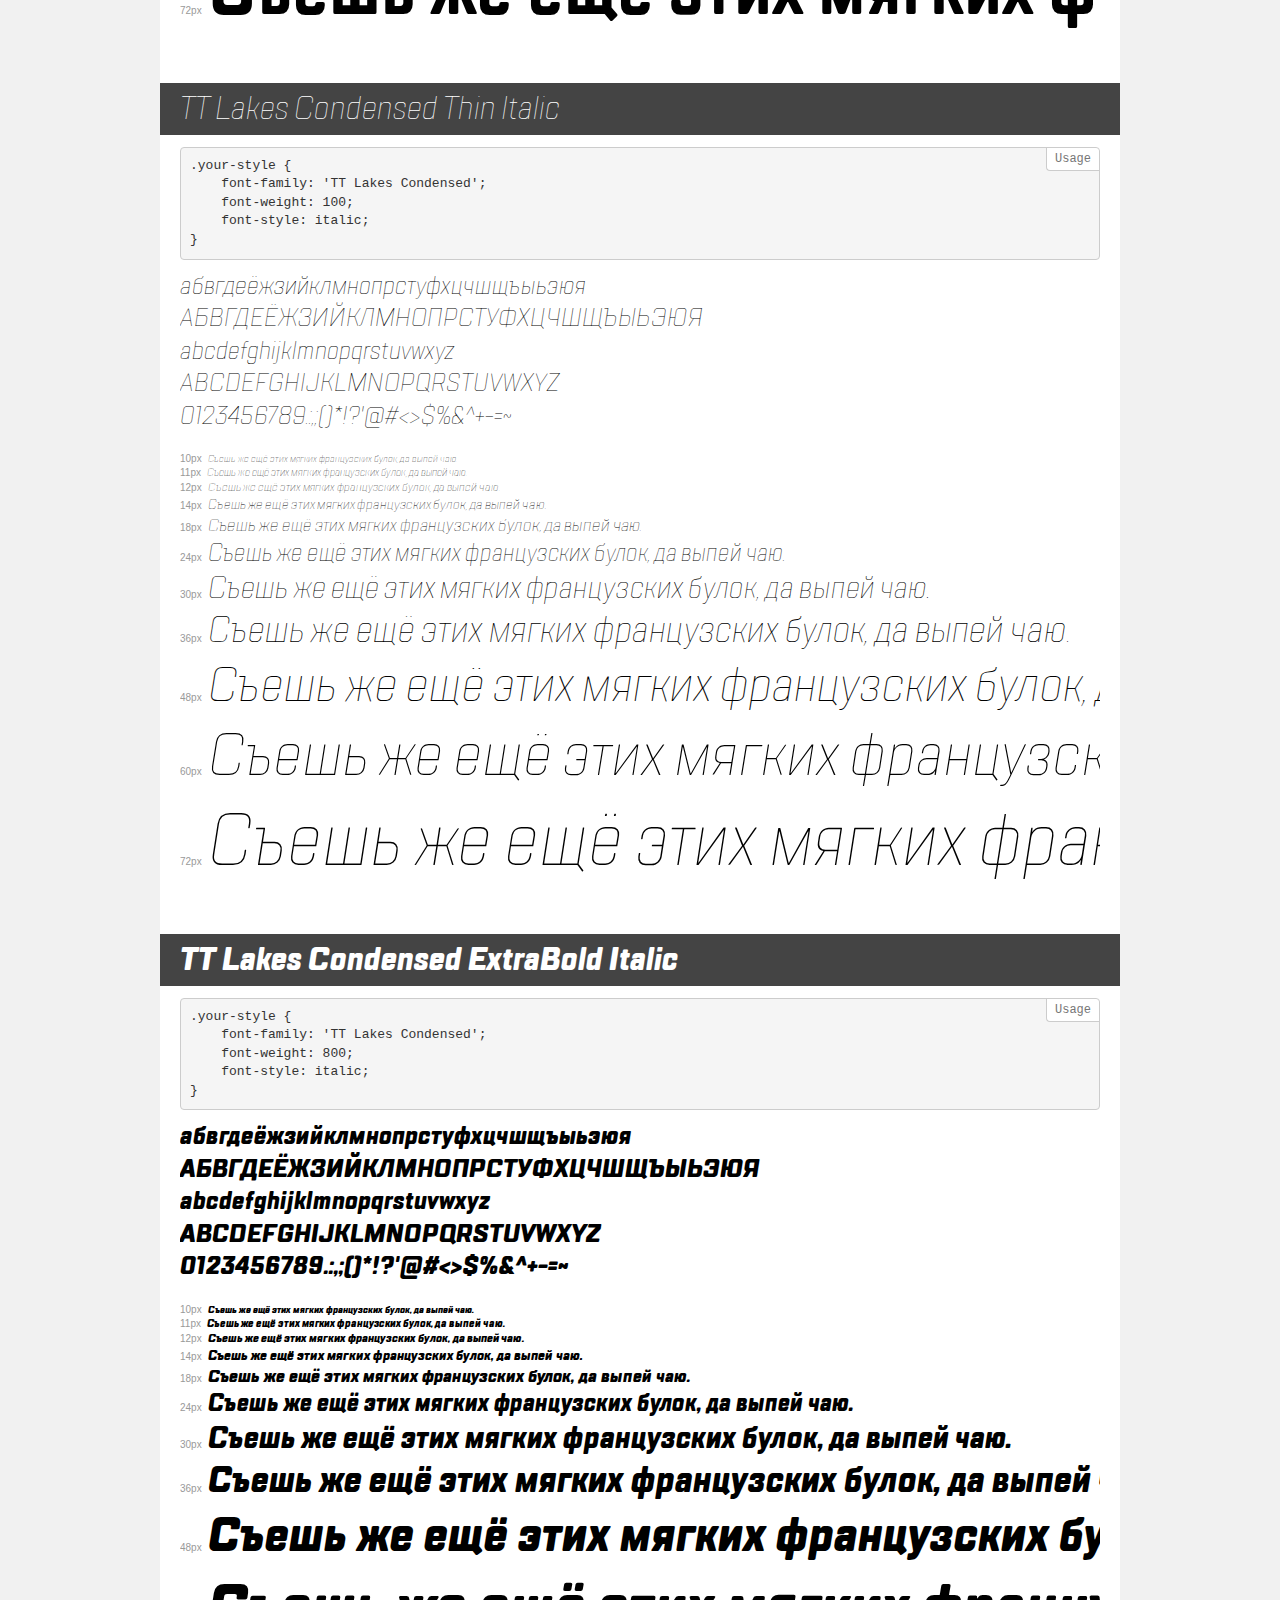
<file: fonts/demo.html>
<!DOCTYPE html>
<html>
<head>
    <meta charset="utf-8">
    <meta http-equiv="X-UA-Compatible" content="IE=edge">
    <meta name="viewport" content="width=device-width, initial-scale=1">
    <meta name="robots" content="noindex, noarchive">
    <meta name="format-detection" content="telephone=no">
    <title>Transfonter demo</title>
    <link href="stylesheet.css" rel="stylesheet">
    <style>
        /*
        http://meyerweb.com/eric/tools/css/reset/
        v2.0 | 20110126
        License: none (public domain)
        */
        html, body, div, span, applet, object, iframe,
        h1, h2, h3, h4, h5, h6, p, blockquote, pre,
        a, abbr, acronym, address, big, cite, code,
        del, dfn, em, img, ins, kbd, q, s, samp,
        small, strike, strong, sub, sup, tt, var,
        b, u, i, center,
        dl, dt, dd, ol, ul, li,
        fieldset, form, label, legend,
        table, caption, tbody, tfoot, thead, tr, th, td,
        article, aside, canvas, details, embed,
        figure, figcaption, footer, header, hgroup,
        menu, nav, output, ruby, section, summary,
        time, mark, audio, video {
            margin: 0;
            padding: 0;
            border: 0;
            font-size: 100%;
            font: inherit;
            vertical-align: baseline;
        }
        /* HTML5 display-role reset for older browsers */
        article, aside, details, figcaption, figure,
        footer, header, hgroup, menu, nav, section {
            display: block;
        }
        body {
            line-height: 1;
        }
        ol, ul {
            list-style: none;
        }
        blockquote, q {
            quotes: none;
        }
        blockquote:before, blockquote:after,
        q:before, q:after {
            content: '';
            content: none;
        }
        table {
            border-collapse: collapse;
            border-spacing: 0;
        }
        /* common styles */
        body {
            background: #f1f1f1;
            color: #000;
        }
        .page {
            background: #fff;
            width: 920px;
            margin: 0 auto;
            padding: 20px 20px 0 20px;
            overflow: hidden;
        }
        .font-container {
            overflow-x: auto;
            overflow-y: hidden;
            margin-bottom: 40px;
            line-height: 1.3;
            white-space: nowrap;
            padding-bottom: 5px;
        }
        h1 {
            position: relative;
            background: #444;
            font-size: 32px;
            color: #fff;
            padding: 10px 20px;
            margin: 0 -20px 12px -20px;
        }
        .letters {
            font-size: 25px;
            margin-bottom: 20px;
        }
        .s10:before {
            content: '10px';
        }
        .s11:before {
            content: '11px';
        }
        .s12:before {
            content: '12px';
        }
        .s14:before {
            content: '14px';
        }
        .s18:before {
            content: '18px';
        }
        .s24:before {
            content: '24px';
        }
        .s30:before {
            content: '30px';
        }
        .s36:before {
            content: '36px';
        }
        .s48:before {
            content: '48px';
        }
        .s60:before {
            content: '60px';
        }
        .s72:before {
            content: '72px';
        }
        .s10:before, .s11:before, .s12:before, .s14:before,
        .s18:before, .s24:before, .s30:before, .s36:before,
        .s48:before, .s60:before, .s72:before {
            font-family: Arial, sans-serif;
            font-size: 10px;
            font-weight: normal;
            font-style: normal;
            color: #999;
            padding-right: 6px;
        }
        pre {
            display: block;
            position: relative;
            padding: 9px;
            margin: 0 0 10px;
            font-family: Monaco, Menlo, Consolas, "Courier New", monospace !important;
            font-size: 13px;
            line-height: 1.428571429;
            color: #333;
            font-weight: normal !important;
            font-style: normal !important;
            background-color: #f5f5f5;
            border: 1px solid #ccc;
            overflow-x: auto;
            border-radius: 4px;
        }
        pre:after {
            display: block;
            position: absolute;
            right: 0;
            top: 0;
            content: 'Usage';
            line-height: 1;
            padding: 5px 8px;
            font-size: 12px;
            color: #767676;
            background-color: #fff;
            border: 1px solid #ccc;
            border-right: none;
            border-top: none;
            border-radius: 0 4px 0 4px;
            z-index: 10;
        }
        /* responsive */
        @media (max-width: 959px) {
            .page {
                width: auto;
                margin: 0;
            }
        }
    </style>
</head>
<body>
<div class="page">
    <div class="demo" style="font-family: 'TT Lakes'; font-weight: normal; font-style: italic;">
        <h1>TT Lakes Italic</h1>
        <pre>.your-style {
    font-family: 'TT Lakes';
    font-weight: normal;
    font-style: italic;
}</pre>
        <div class="font-container">
            <p class="letters">
                абвгдеёжзийклмнопрстуфхцчшщъыьэюя<br>
АБВГДЕЁЖЗИЙКЛМНОПРСТУФХЦЧШЩЪЫЬЭЮЯ<br>
abcdefghijklmnopqrstuvwxyz<br>
ABCDEFGHIJKLMNOPQRSTUVWXYZ<br>
                0123456789.:,;()*!?'@#<>$%&^+-=~
            </p>
            <p class="s10" style="font-size: 10px;">Съешь же ещё этих мягких французских булок, да выпей чаю.</p>
            <p class="s11" style="font-size: 11px;">Съешь же ещё этих мягких французских булок, да выпей чаю.</p>
            <p class="s12" style="font-size: 12px;">Съешь же ещё этих мягких французских булок, да выпей чаю.</p>
            <p class="s14" style="font-size: 14px;">Съешь же ещё этих мягких французских булок, да выпей чаю.</p>
            <p class="s18" style="font-size: 18px;">Съешь же ещё этих мягких французских булок, да выпей чаю.</p>
            <p class="s24" style="font-size: 24px;">Съешь же ещё этих мягких французских булок, да выпей чаю.</p>
            <p class="s30" style="font-size: 30px;">Съешь же ещё этих мягких французских булок, да выпей чаю.</p>
            <p class="s36" style="font-size: 36px;">Съешь же ещё этих мягких французских булок, да выпей чаю.</p>
            <p class="s48" style="font-size: 48px;">Съешь же ещё этих мягких французских булок, да выпей чаю.</p>
            <p class="s60" style="font-size: 60px;">Съешь же ещё этих мягких французских булок, да выпей чаю.</p>
            <p class="s72" style="font-size: 72px;">Съешь же ещё этих мягких французских булок, да выпей чаю.</p>
        </div>
    </div>
    <div class="demo" style="font-family: 'TT Lakes Condensed'; font-weight: 200; font-style: normal;">
        <h1>TT Lakes Condensed ExtraLight</h1>
        <pre>.your-style {
    font-family: 'TT Lakes Condensed';
    font-weight: 200;
    font-style: normal;
}</pre>
        <div class="font-container">
            <p class="letters">
                абвгдеёжзийклмнопрстуфхцчшщъыьэюя<br>
АБВГДЕЁЖЗИЙКЛМНОПРСТУФХЦЧШЩЪЫЬЭЮЯ<br>
abcdefghijklmnopqrstuvwxyz<br>
ABCDEFGHIJKLMNOPQRSTUVWXYZ<br>
                0123456789.:,;()*!?'@#<>$%&^+-=~
            </p>
            <p class="s10" style="font-size: 10px;">Съешь же ещё этих мягких французских булок, да выпей чаю.</p>
            <p class="s11" style="font-size: 11px;">Съешь же ещё этих мягких французских булок, да выпей чаю.</p>
            <p class="s12" style="font-size: 12px;">Съешь же ещё этих мягких французских булок, да выпей чаю.</p>
            <p class="s14" style="font-size: 14px;">Съешь же ещё этих мягких французских булок, да выпей чаю.</p>
            <p class="s18" style="font-size: 18px;">Съешь же ещё этих мягких французских булок, да выпей чаю.</p>
            <p class="s24" style="font-size: 24px;">Съешь же ещё этих мягких французских булок, да выпей чаю.</p>
            <p class="s30" style="font-size: 30px;">Съешь же ещё этих мягких французских булок, да выпей чаю.</p>
            <p class="s36" style="font-size: 36px;">Съешь же ещё этих мягких французских булок, да выпей чаю.</p>
            <p class="s48" style="font-size: 48px;">Съешь же ещё этих мягких французских булок, да выпей чаю.</p>
            <p class="s60" style="font-size: 60px;">Съешь же ещё этих мягких французских булок, да выпей чаю.</p>
            <p class="s72" style="font-size: 72px;">Съешь же ещё этих мягких французских булок, да выпей чаю.</p>
        </div>
    </div>
    <div class="demo" style="font-family: 'TT Lakes Compressed'; font-weight: normal; font-style: normal;">
        <h1>TT Lakes Compressed Regular</h1>
        <pre>.your-style {
    font-family: 'TT Lakes Compressed';
    font-weight: normal;
    font-style: normal;
}</pre>
        <div class="font-container">
            <p class="letters">
                абвгдеёжзийклмнопрстуфхцчшщъыьэюя<br>
АБВГДЕЁЖЗИЙКЛМНОПРСТУФХЦЧШЩЪЫЬЭЮЯ<br>
abcdefghijklmnopqrstuvwxyz<br>
ABCDEFGHIJKLMNOPQRSTUVWXYZ<br>
                0123456789.:,;()*!?'@#<>$%&^+-=~
            </p>
            <p class="s10" style="font-size: 10px;">Съешь же ещё этих мягких французских булок, да выпей чаю.</p>
            <p class="s11" style="font-size: 11px;">Съешь же ещё этих мягких французских булок, да выпей чаю.</p>
            <p class="s12" style="font-size: 12px;">Съешь же ещё этих мягких французских булок, да выпей чаю.</p>
            <p class="s14" style="font-size: 14px;">Съешь же ещё этих мягких французских булок, да выпей чаю.</p>
            <p class="s18" style="font-size: 18px;">Съешь же ещё этих мягких французских булок, да выпей чаю.</p>
            <p class="s24" style="font-size: 24px;">Съешь же ещё этих мягких французских булок, да выпей чаю.</p>
            <p class="s30" style="font-size: 30px;">Съешь же ещё этих мягких французских булок, да выпей чаю.</p>
            <p class="s36" style="font-size: 36px;">Съешь же ещё этих мягких французских булок, да выпей чаю.</p>
            <p class="s48" style="font-size: 48px;">Съешь же ещё этих мягких французских булок, да выпей чаю.</p>
            <p class="s60" style="font-size: 60px;">Съешь же ещё этих мягких французских булок, да выпей чаю.</p>
            <p class="s72" style="font-size: 72px;">Съешь же ещё этих мягких французских булок, да выпей чаю.</p>
        </div>
    </div>
    <div class="demo" style="font-family: 'TT Lakes Compressed'; font-weight: 100; font-style: italic;">
        <h1>TT Lakes Compressed Thin Italic</h1>
        <pre>.your-style {
    font-family: 'TT Lakes Compressed';
    font-weight: 100;
    font-style: italic;
}</pre>
        <div class="font-container">
            <p class="letters">
                абвгдеёжзийклмнопрстуфхцчшщъыьэюя<br>
АБВГДЕЁЖЗИЙКЛМНОПРСТУФХЦЧШЩЪЫЬЭЮЯ<br>
abcdefghijklmnopqrstuvwxyz<br>
ABCDEFGHIJKLMNOPQRSTUVWXYZ<br>
                0123456789.:,;()*!?'@#<>$%&^+-=~
            </p>
            <p class="s10" style="font-size: 10px;">Съешь же ещё этих мягких французских булок, да выпей чаю.</p>
            <p class="s11" style="font-size: 11px;">Съешь же ещё этих мягких французских булок, да выпей чаю.</p>
            <p class="s12" style="font-size: 12px;">Съешь же ещё этих мягких французских булок, да выпей чаю.</p>
            <p class="s14" style="font-size: 14px;">Съешь же ещё этих мягких французских булок, да выпей чаю.</p>
            <p class="s18" style="font-size: 18px;">Съешь же ещё этих мягких французских булок, да выпей чаю.</p>
            <p class="s24" style="font-size: 24px;">Съешь же ещё этих мягких французских булок, да выпей чаю.</p>
            <p class="s30" style="font-size: 30px;">Съешь же ещё этих мягких французских булок, да выпей чаю.</p>
            <p class="s36" style="font-size: 36px;">Съешь же ещё этих мягких французских булок, да выпей чаю.</p>
            <p class="s48" style="font-size: 48px;">Съешь же ещё этих мягких французских булок, да выпей чаю.</p>
            <p class="s60" style="font-size: 60px;">Съешь же ещё этих мягких французских булок, да выпей чаю.</p>
            <p class="s72" style="font-size: 72px;">Съешь же ещё этих мягких французских булок, да выпей чаю.</p>
        </div>
    </div>
    <div class="demo" style="font-family: 'TT Lakes Condensed'; font-weight: 500; font-style: normal;">
        <h1>TT Lakes Condensed Medium</h1>
        <pre>.your-style {
    font-family: 'TT Lakes Condensed';
    font-weight: 500;
    font-style: normal;
}</pre>
        <div class="font-container">
            <p class="letters">
                абвгдеёжзийклмнопрстуфхцчшщъыьэюя<br>
АБВГДЕЁЖЗИЙКЛМНОПРСТУФХЦЧШЩЪЫЬЭЮЯ<br>
abcdefghijklmnopqrstuvwxyz<br>
ABCDEFGHIJKLMNOPQRSTUVWXYZ<br>
                0123456789.:,;()*!?'@#<>$%&^+-=~
            </p>
            <p class="s10" style="font-size: 10px;">Съешь же ещё этих мягких французских булок, да выпей чаю.</p>
            <p class="s11" style="font-size: 11px;">Съешь же ещё этих мягких французских булок, да выпей чаю.</p>
            <p class="s12" style="font-size: 12px;">Съешь же ещё этих мягких французских булок, да выпей чаю.</p>
            <p class="s14" style="font-size: 14px;">Съешь же ещё этих мягких французских булок, да выпей чаю.</p>
            <p class="s18" style="font-size: 18px;">Съешь же ещё этих мягких французских булок, да выпей чаю.</p>
            <p class="s24" style="font-size: 24px;">Съешь же ещё этих мягких французских булок, да выпей чаю.</p>
            <p class="s30" style="font-size: 30px;">Съешь же ещё этих мягких французских булок, да выпей чаю.</p>
            <p class="s36" style="font-size: 36px;">Съешь же ещё этих мягких французских булок, да выпей чаю.</p>
            <p class="s48" style="font-size: 48px;">Съешь же ещё этих мягких французских булок, да выпей чаю.</p>
            <p class="s60" style="font-size: 60px;">Съешь же ещё этих мягких французских булок, да выпей чаю.</p>
            <p class="s72" style="font-size: 72px;">Съешь же ещё этих мягких французских булок, да выпей чаю.</p>
        </div>
    </div>
    <div class="demo" style="font-family: 'TT Lakes Compressed'; font-weight: 800; font-style: italic;">
        <h1>TT Lakes Compressed ExtraBold Italic</h1>
        <pre>.your-style {
    font-family: 'TT Lakes Compressed';
    font-weight: 800;
    font-style: italic;
}</pre>
        <div class="font-container">
            <p class="letters">
                абвгдеёжзийклмнопрстуфхцчшщъыьэюя<br>
АБВГДЕЁЖЗИЙКЛМНОПРСТУФХЦЧШЩЪЫЬЭЮЯ<br>
abcdefghijklmnopqrstuvwxyz<br>
ABCDEFGHIJKLMNOPQRSTUVWXYZ<br>
                0123456789.:,;()*!?'@#<>$%&^+-=~
            </p>
            <p class="s10" style="font-size: 10px;">Съешь же ещё этих мягких французских булок, да выпей чаю.</p>
            <p class="s11" style="font-size: 11px;">Съешь же ещё этих мягких французских булок, да выпей чаю.</p>
            <p class="s12" style="font-size: 12px;">Съешь же ещё этих мягких французских булок, да выпей чаю.</p>
            <p class="s14" style="font-size: 14px;">Съешь же ещё этих мягких французских булок, да выпей чаю.</p>
            <p class="s18" style="font-size: 18px;">Съешь же ещё этих мягких французских булок, да выпей чаю.</p>
            <p class="s24" style="font-size: 24px;">Съешь же ещё этих мягких французских булок, да выпей чаю.</p>
            <p class="s30" style="font-size: 30px;">Съешь же ещё этих мягких французских булок, да выпей чаю.</p>
            <p class="s36" style="font-size: 36px;">Съешь же ещё этих мягких французских булок, да выпей чаю.</p>
            <p class="s48" style="font-size: 48px;">Съешь же ещё этих мягких французских булок, да выпей чаю.</p>
            <p class="s60" style="font-size: 60px;">Съешь же ещё этих мягких французских булок, да выпей чаю.</p>
            <p class="s72" style="font-size: 72px;">Съешь же ещё этих мягких французских булок, да выпей чаю.</p>
        </div>
    </div>
    <div class="demo" style="font-family: 'TT Lakes'; font-weight: 200; font-style: italic;">
        <h1>TT Lakes ExtraLight Italic</h1>
        <pre>.your-style {
    font-family: 'TT Lakes';
    font-weight: 200;
    font-style: italic;
}</pre>
        <div class="font-container">
            <p class="letters">
                абвгдеёжзийклмнопрстуфхцчшщъыьэюя<br>
АБВГДЕЁЖЗИЙКЛМНОПРСТУФХЦЧШЩЪЫЬЭЮЯ<br>
abcdefghijklmnopqrstuvwxyz<br>
ABCDEFGHIJKLMNOPQRSTUVWXYZ<br>
                0123456789.:,;()*!?'@#<>$%&^+-=~
            </p>
            <p class="s10" style="font-size: 10px;">Съешь же ещё этих мягких французских булок, да выпей чаю.</p>
            <p class="s11" style="font-size: 11px;">Съешь же ещё этих мягких французских булок, да выпей чаю.</p>
            <p class="s12" style="font-size: 12px;">Съешь же ещё этих мягких французских булок, да выпей чаю.</p>
            <p class="s14" style="font-size: 14px;">Съешь же ещё этих мягких французских булок, да выпей чаю.</p>
            <p class="s18" style="font-size: 18px;">Съешь же ещё этих мягких французских булок, да выпей чаю.</p>
            <p class="s24" style="font-size: 24px;">Съешь же ещё этих мягких французских булок, да выпей чаю.</p>
            <p class="s30" style="font-size: 30px;">Съешь же ещё этих мягких французских булок, да выпей чаю.</p>
            <p class="s36" style="font-size: 36px;">Съешь же ещё этих мягких французских булок, да выпей чаю.</p>
            <p class="s48" style="font-size: 48px;">Съешь же ещё этих мягких французских булок, да выпей чаю.</p>
            <p class="s60" style="font-size: 60px;">Съешь же ещё этих мягких французских булок, да выпей чаю.</p>
            <p class="s72" style="font-size: 72px;">Съешь же ещё этих мягких французских булок, да выпей чаю.</p>
        </div>
    </div>
    <div class="demo" style="font-family: 'TT Lakes'; font-weight: 300; font-style: italic;">
        <h1>TT Lakes Light Italic</h1>
        <pre>.your-style {
    font-family: 'TT Lakes';
    font-weight: 300;
    font-style: italic;
}</pre>
        <div class="font-container">
            <p class="letters">
                абвгдеёжзийклмнопрстуфхцчшщъыьэюя<br>
АБВГДЕЁЖЗИЙКЛМНОПРСТУФХЦЧШЩЪЫЬЭЮЯ<br>
abcdefghijklmnopqrstuvwxyz<br>
ABCDEFGHIJKLMNOPQRSTUVWXYZ<br>
                0123456789.:,;()*!?'@#<>$%&^+-=~
            </p>
            <p class="s10" style="font-size: 10px;">Съешь же ещё этих мягких французских булок, да выпей чаю.</p>
            <p class="s11" style="font-size: 11px;">Съешь же ещё этих мягких французских булок, да выпей чаю.</p>
            <p class="s12" style="font-size: 12px;">Съешь же ещё этих мягких французских булок, да выпей чаю.</p>
            <p class="s14" style="font-size: 14px;">Съешь же ещё этих мягких французских булок, да выпей чаю.</p>
            <p class="s18" style="font-size: 18px;">Съешь же ещё этих мягких французских булок, да выпей чаю.</p>
            <p class="s24" style="font-size: 24px;">Съешь же ещё этих мягких французских булок, да выпей чаю.</p>
            <p class="s30" style="font-size: 30px;">Съешь же ещё этих мягких французских булок, да выпей чаю.</p>
            <p class="s36" style="font-size: 36px;">Съешь же ещё этих мягких французских булок, да выпей чаю.</p>
            <p class="s48" style="font-size: 48px;">Съешь же ещё этих мягких французских булок, да выпей чаю.</p>
            <p class="s60" style="font-size: 60px;">Съешь же ещё этих мягких французских булок, да выпей чаю.</p>
            <p class="s72" style="font-size: 72px;">Съешь же ещё этих мягких французских булок, да выпей чаю.</p>
        </div>
    </div>
    <div class="demo" style="font-family: 'TT Lakes'; font-weight: 100; font-style: normal;">
        <h1>TT Lakes Thin</h1>
        <pre>.your-style {
    font-family: 'TT Lakes';
    font-weight: 100;
    font-style: normal;
}</pre>
        <div class="font-container">
            <p class="letters">
                абвгдеёжзийклмнопрстуфхцчшщъыьэюя<br>
АБВГДЕЁЖЗИЙКЛМНОПРСТУФХЦЧШЩЪЫЬЭЮЯ<br>
abcdefghijklmnopqrstuvwxyz<br>
ABCDEFGHIJKLMNOPQRSTUVWXYZ<br>
                0123456789.:,;()*!?'@#<>$%&^+-=~
            </p>
            <p class="s10" style="font-size: 10px;">Съешь же ещё этих мягких французских булок, да выпей чаю.</p>
            <p class="s11" style="font-size: 11px;">Съешь же ещё этих мягких французских булок, да выпей чаю.</p>
            <p class="s12" style="font-size: 12px;">Съешь же ещё этих мягких французских булок, да выпей чаю.</p>
            <p class="s14" style="font-size: 14px;">Съешь же ещё этих мягких французских булок, да выпей чаю.</p>
            <p class="s18" style="font-size: 18px;">Съешь же ещё этих мягких французских булок, да выпей чаю.</p>
            <p class="s24" style="font-size: 24px;">Съешь же ещё этих мягких французских булок, да выпей чаю.</p>
            <p class="s30" style="font-size: 30px;">Съешь же ещё этих мягких французских булок, да выпей чаю.</p>
            <p class="s36" style="font-size: 36px;">Съешь же ещё этих мягких французских булок, да выпей чаю.</p>
            <p class="s48" style="font-size: 48px;">Съешь же ещё этих мягких французских булок, да выпей чаю.</p>
            <p class="s60" style="font-size: 60px;">Съешь же ещё этих мягких французских булок, да выпей чаю.</p>
            <p class="s72" style="font-size: 72px;">Съешь же ещё этих мягких французских булок, да выпей чаю.</p>
        </div>
    </div>
    <div class="demo" style="font-family: 'TT Lakes'; font-weight: 600; font-style: italic;">
        <h1>TT Lakes DemiBold Italic</h1>
        <pre>.your-style {
    font-family: 'TT Lakes';
    font-weight: 600;
    font-style: italic;
}</pre>
        <div class="font-container">
            <p class="letters">
                абвгдеёжзийклмнопрстуфхцчшщъыьэюя<br>
АБВГДЕЁЖЗИЙКЛМНОПРСТУФХЦЧШЩЪЫЬЭЮЯ<br>
abcdefghijklmnopqrstuvwxyz<br>
ABCDEFGHIJKLMNOPQRSTUVWXYZ<br>
                0123456789.:,;()*!?'@#<>$%&^+-=~
            </p>
            <p class="s10" style="font-size: 10px;">Съешь же ещё этих мягких французских булок, да выпей чаю.</p>
            <p class="s11" style="font-size: 11px;">Съешь же ещё этих мягких французских булок, да выпей чаю.</p>
            <p class="s12" style="font-size: 12px;">Съешь же ещё этих мягких французских булок, да выпей чаю.</p>
            <p class="s14" style="font-size: 14px;">Съешь же ещё этих мягких французских булок, да выпей чаю.</p>
            <p class="s18" style="font-size: 18px;">Съешь же ещё этих мягких французских булок, да выпей чаю.</p>
            <p class="s24" style="font-size: 24px;">Съешь же ещё этих мягких французских булок, да выпей чаю.</p>
            <p class="s30" style="font-size: 30px;">Съешь же ещё этих мягких французских булок, да выпей чаю.</p>
            <p class="s36" style="font-size: 36px;">Съешь же ещё этих мягких французских булок, да выпей чаю.</p>
            <p class="s48" style="font-size: 48px;">Съешь же ещё этих мягких французских булок, да выпей чаю.</p>
            <p class="s60" style="font-size: 60px;">Съешь же ещё этих мягких французских булок, да выпей чаю.</p>
            <p class="s72" style="font-size: 72px;">Съешь же ещё этих мягких французских булок, да выпей чаю.</p>
        </div>
    </div>
    <div class="demo" style="font-family: 'TT Lakes Condensed'; font-weight: 900; font-style: normal;">
        <h1>TT Lakes Condensed Black</h1>
        <pre>.your-style {
    font-family: 'TT Lakes Condensed';
    font-weight: 900;
    font-style: normal;
}</pre>
        <div class="font-container">
            <p class="letters">
                абвгдеёжзийклмнопрстуфхцчшщъыьэюя<br>
АБВГДЕЁЖЗИЙКЛМНОПРСТУФХЦЧШЩЪЫЬЭЮЯ<br>
abcdefghijklmnopqrstuvwxyz<br>
ABCDEFGHIJKLMNOPQRSTUVWXYZ<br>
                0123456789.:,;()*!?'@#<>$%&^+-=~
            </p>
            <p class="s10" style="font-size: 10px;">Съешь же ещё этих мягких французских булок, да выпей чаю.</p>
            <p class="s11" style="font-size: 11px;">Съешь же ещё этих мягких французских булок, да выпей чаю.</p>
            <p class="s12" style="font-size: 12px;">Съешь же ещё этих мягких французских булок, да выпей чаю.</p>
            <p class="s14" style="font-size: 14px;">Съешь же ещё этих мягких французских булок, да выпей чаю.</p>
            <p class="s18" style="font-size: 18px;">Съешь же ещё этих мягких французских булок, да выпей чаю.</p>
            <p class="s24" style="font-size: 24px;">Съешь же ещё этих мягких французских булок, да выпей чаю.</p>
            <p class="s30" style="font-size: 30px;">Съешь же ещё этих мягких французских булок, да выпей чаю.</p>
            <p class="s36" style="font-size: 36px;">Съешь же ещё этих мягких французских булок, да выпей чаю.</p>
            <p class="s48" style="font-size: 48px;">Съешь же ещё этих мягких французских булок, да выпей чаю.</p>
            <p class="s60" style="font-size: 60px;">Съешь же ещё этих мягких французских булок, да выпей чаю.</p>
            <p class="s72" style="font-size: 72px;">Съешь же ещё этих мягких французских булок, да выпей чаю.</p>
        </div>
    </div>
    <div class="demo" style="font-family: 'TT Lakes Condensed'; font-weight: 300; font-style: italic;">
        <h1>TT Lakes Condensed Light Italic</h1>
        <pre>.your-style {
    font-family: 'TT Lakes Condensed';
    font-weight: 300;
    font-style: italic;
}</pre>
        <div class="font-container">
            <p class="letters">
                абвгдеёжзийклмнопрстуфхцчшщъыьэюя<br>
АБВГДЕЁЖЗИЙКЛМНОПРСТУФХЦЧШЩЪЫЬЭЮЯ<br>
abcdefghijklmnopqrstuvwxyz<br>
ABCDEFGHIJKLMNOPQRSTUVWXYZ<br>
                0123456789.:,;()*!?'@#<>$%&^+-=~
            </p>
            <p class="s10" style="font-size: 10px;">Съешь же ещё этих мягких французских булок, да выпей чаю.</p>
            <p class="s11" style="font-size: 11px;">Съешь же ещё этих мягких французских булок, да выпей чаю.</p>
            <p class="s12" style="font-size: 12px;">Съешь же ещё этих мягких французских булок, да выпей чаю.</p>
            <p class="s14" style="font-size: 14px;">Съешь же ещё этих мягких французских булок, да выпей чаю.</p>
            <p class="s18" style="font-size: 18px;">Съешь же ещё этих мягких французских булок, да выпей чаю.</p>
            <p class="s24" style="font-size: 24px;">Съешь же ещё этих мягких французских булок, да выпей чаю.</p>
            <p class="s30" style="font-size: 30px;">Съешь же ещё этих мягких французских булок, да выпей чаю.</p>
            <p class="s36" style="font-size: 36px;">Съешь же ещё этих мягких французских булок, да выпей чаю.</p>
            <p class="s48" style="font-size: 48px;">Съешь же ещё этих мягких французских булок, да выпей чаю.</p>
            <p class="s60" style="font-size: 60px;">Съешь же ещё этих мягких французских булок, да выпей чаю.</p>
            <p class="s72" style="font-size: 72px;">Съешь же ещё этих мягких французских булок, да выпей чаю.</p>
        </div>
    </div>
    <div class="demo" style="font-family: 'TT Lakes Condensed'; font-weight: 600; font-style: normal;">
        <h1>TT Lakes Condensed DemiBold</h1>
        <pre>.your-style {
    font-family: 'TT Lakes Condensed';
    font-weight: 600;
    font-style: normal;
}</pre>
        <div class="font-container">
            <p class="letters">
                абвгдеёжзийклмнопрстуфхцчшщъыьэюя<br>
АБВГДЕЁЖЗИЙКЛМНОПРСТУФХЦЧШЩЪЫЬЭЮЯ<br>
abcdefghijklmnopqrstuvwxyz<br>
ABCDEFGHIJKLMNOPQRSTUVWXYZ<br>
                0123456789.:,;()*!?'@#<>$%&^+-=~
            </p>
            <p class="s10" style="font-size: 10px;">Съешь же ещё этих мягких французских булок, да выпей чаю.</p>
            <p class="s11" style="font-size: 11px;">Съешь же ещё этих мягких французских булок, да выпей чаю.</p>
            <p class="s12" style="font-size: 12px;">Съешь же ещё этих мягких французских булок, да выпей чаю.</p>
            <p class="s14" style="font-size: 14px;">Съешь же ещё этих мягких французских булок, да выпей чаю.</p>
            <p class="s18" style="font-size: 18px;">Съешь же ещё этих мягких французских булок, да выпей чаю.</p>
            <p class="s24" style="font-size: 24px;">Съешь же ещё этих мягких французских булок, да выпей чаю.</p>
            <p class="s30" style="font-size: 30px;">Съешь же ещё этих мягких французских булок, да выпей чаю.</p>
            <p class="s36" style="font-size: 36px;">Съешь же ещё этих мягких французских булок, да выпей чаю.</p>
            <p class="s48" style="font-size: 48px;">Съешь же ещё этих мягких французских булок, да выпей чаю.</p>
            <p class="s60" style="font-size: 60px;">Съешь же ещё этих мягких французских булок, да выпей чаю.</p>
            <p class="s72" style="font-size: 72px;">Съешь же ещё этих мягких французских булок, да выпей чаю.</p>
        </div>
    </div>
    <div class="demo" style="font-family: 'TT Lakes Compressed'; font-weight: 800; font-style: normal;">
        <h1>TT Lakes Compressed ExtraBold</h1>
        <pre>.your-style {
    font-family: 'TT Lakes Compressed';
    font-weight: 800;
    font-style: normal;
}</pre>
        <div class="font-container">
            <p class="letters">
                абвгдеёжзийклмнопрстуфхцчшщъыьэюя<br>
АБВГДЕЁЖЗИЙКЛМНОПРСТУФХЦЧШЩЪЫЬЭЮЯ<br>
abcdefghijklmnopqrstuvwxyz<br>
ABCDEFGHIJKLMNOPQRSTUVWXYZ<br>
                0123456789.:,;()*!?'@#<>$%&^+-=~
            </p>
            <p class="s10" style="font-size: 10px;">Съешь же ещё этих мягких французских булок, да выпей чаю.</p>
            <p class="s11" style="font-size: 11px;">Съешь же ещё этих мягких французских булок, да выпей чаю.</p>
            <p class="s12" style="font-size: 12px;">Съешь же ещё этих мягких французских булок, да выпей чаю.</p>
            <p class="s14" style="font-size: 14px;">Съешь же ещё этих мягких французских булок, да выпей чаю.</p>
            <p class="s18" style="font-size: 18px;">Съешь же ещё этих мягких французских булок, да выпей чаю.</p>
            <p class="s24" style="font-size: 24px;">Съешь же ещё этих мягких французских булок, да выпей чаю.</p>
            <p class="s30" style="font-size: 30px;">Съешь же ещё этих мягких французских булок, да выпей чаю.</p>
            <p class="s36" style="font-size: 36px;">Съешь же ещё этих мягких французских булок, да выпей чаю.</p>
            <p class="s48" style="font-size: 48px;">Съешь же ещё этих мягких французских булок, да выпей чаю.</p>
            <p class="s60" style="font-size: 60px;">Съешь же ещё этих мягких французских булок, да выпей чаю.</p>
            <p class="s72" style="font-size: 72px;">Съешь же ещё этих мягких французских булок, да выпей чаю.</p>
        </div>
    </div>
    <div class="demo" style="font-family: 'TT Lakes'; font-weight: 800; font-style: italic;">
        <h1>TT Lakes ExtraBold Italic</h1>
        <pre>.your-style {
    font-family: 'TT Lakes';
    font-weight: 800;
    font-style: italic;
}</pre>
        <div class="font-container">
            <p class="letters">
                абвгдеёжзийклмнопрстуфхцчшщъыьэюя<br>
АБВГДЕЁЖЗИЙКЛМНОПРСТУФХЦЧШЩЪЫЬЭЮЯ<br>
abcdefghijklmnopqrstuvwxyz<br>
ABCDEFGHIJKLMNOPQRSTUVWXYZ<br>
                0123456789.:,;()*!?'@#<>$%&^+-=~
            </p>
            <p class="s10" style="font-size: 10px;">Съешь же ещё этих мягких французских булок, да выпей чаю.</p>
            <p class="s11" style="font-size: 11px;">Съешь же ещё этих мягких французских булок, да выпей чаю.</p>
            <p class="s12" style="font-size: 12px;">Съешь же ещё этих мягких французских булок, да выпей чаю.</p>
            <p class="s14" style="font-size: 14px;">Съешь же ещё этих мягких французских булок, да выпей чаю.</p>
            <p class="s18" style="font-size: 18px;">Съешь же ещё этих мягких французских булок, да выпей чаю.</p>
            <p class="s24" style="font-size: 24px;">Съешь же ещё этих мягких французских булок, да выпей чаю.</p>
            <p class="s30" style="font-size: 30px;">Съешь же ещё этих мягких французских булок, да выпей чаю.</p>
            <p class="s36" style="font-size: 36px;">Съешь же ещё этих мягких французских булок, да выпей чаю.</p>
            <p class="s48" style="font-size: 48px;">Съешь же ещё этих мягких французских булок, да выпей чаю.</p>
            <p class="s60" style="font-size: 60px;">Съешь же ещё этих мягких французских булок, да выпей чаю.</p>
            <p class="s72" style="font-size: 72px;">Съешь же ещё этих мягких французских булок, да выпей чаю.</p>
        </div>
    </div>
    <div class="demo" style="font-family: 'TT Lakes'; font-weight: 200; font-style: normal;">
        <h1>TT Lakes ExtraLight</h1>
        <pre>.your-style {
    font-family: 'TT Lakes';
    font-weight: 200;
    font-style: normal;
}</pre>
        <div class="font-container">
            <p class="letters">
                абвгдеёжзийклмнопрстуфхцчшщъыьэюя<br>
АБВГДЕЁЖЗИЙКЛМНОПРСТУФХЦЧШЩЪЫЬЭЮЯ<br>
abcdefghijklmnopqrstuvwxyz<br>
ABCDEFGHIJKLMNOPQRSTUVWXYZ<br>
                0123456789.:,;()*!?'@#<>$%&^+-=~
            </p>
            <p class="s10" style="font-size: 10px;">Съешь же ещё этих мягких французских булок, да выпей чаю.</p>
            <p class="s11" style="font-size: 11px;">Съешь же ещё этих мягких французских булок, да выпей чаю.</p>
            <p class="s12" style="font-size: 12px;">Съешь же ещё этих мягких французских булок, да выпей чаю.</p>
            <p class="s14" style="font-size: 14px;">Съешь же ещё этих мягких французских булок, да выпей чаю.</p>
            <p class="s18" style="font-size: 18px;">Съешь же ещё этих мягких французских булок, да выпей чаю.</p>
            <p class="s24" style="font-size: 24px;">Съешь же ещё этих мягких французских булок, да выпей чаю.</p>
            <p class="s30" style="font-size: 30px;">Съешь же ещё этих мягких французских булок, да выпей чаю.</p>
            <p class="s36" style="font-size: 36px;">Съешь же ещё этих мягких французских булок, да выпей чаю.</p>
            <p class="s48" style="font-size: 48px;">Съешь же ещё этих мягких французских булок, да выпей чаю.</p>
            <p class="s60" style="font-size: 60px;">Съешь же ещё этих мягких французских булок, да выпей чаю.</p>
            <p class="s72" style="font-size: 72px;">Съешь же ещё этих мягких французских булок, да выпей чаю.</p>
        </div>
    </div>
    <div class="demo" style="font-family: 'TT Lakes Condensed'; font-weight: bold; font-style: normal;">
        <h1>TT Lakes Condensed Bold</h1>
        <pre>.your-style {
    font-family: 'TT Lakes Condensed';
    font-weight: bold;
    font-style: normal;
}</pre>
        <div class="font-container">
            <p class="letters">
                абвгдеёжзийклмнопрстуфхцчшщъыьэюя<br>
АБВГДЕЁЖЗИЙКЛМНОПРСТУФХЦЧШЩЪЫЬЭЮЯ<br>
abcdefghijklmnopqrstuvwxyz<br>
ABCDEFGHIJKLMNOPQRSTUVWXYZ<br>
                0123456789.:,;()*!?'@#<>$%&^+-=~
            </p>
            <p class="s10" style="font-size: 10px;">Съешь же ещё этих мягких французских булок, да выпей чаю.</p>
            <p class="s11" style="font-size: 11px;">Съешь же ещё этих мягких французских булок, да выпей чаю.</p>
            <p class="s12" style="font-size: 12px;">Съешь же ещё этих мягких французских булок, да выпей чаю.</p>
            <p class="s14" style="font-size: 14px;">Съешь же ещё этих мягких французских булок, да выпей чаю.</p>
            <p class="s18" style="font-size: 18px;">Съешь же ещё этих мягких французских булок, да выпей чаю.</p>
            <p class="s24" style="font-size: 24px;">Съешь же ещё этих мягких французских булок, да выпей чаю.</p>
            <p class="s30" style="font-size: 30px;">Съешь же ещё этих мягких французских булок, да выпей чаю.</p>
            <p class="s36" style="font-size: 36px;">Съешь же ещё этих мягких французских булок, да выпей чаю.</p>
            <p class="s48" style="font-size: 48px;">Съешь же ещё этих мягких французских булок, да выпей чаю.</p>
            <p class="s60" style="font-size: 60px;">Съешь же ещё этих мягких французских булок, да выпей чаю.</p>
            <p class="s72" style="font-size: 72px;">Съешь же ещё этих мягких французских булок, да выпей чаю.</p>
        </div>
    </div>
    <div class="demo" style="font-family: 'TT Lakes Condensed'; font-weight: 100; font-style: italic;">
        <h1>TT Lakes Condensed Thin Italic</h1>
        <pre>.your-style {
    font-family: 'TT Lakes Condensed';
    font-weight: 100;
    font-style: italic;
}</pre>
        <div class="font-container">
            <p class="letters">
                абвгдеёжзийклмнопрстуфхцчшщъыьэюя<br>
АБВГДЕЁЖЗИЙКЛМНОПРСТУФХЦЧШЩЪЫЬЭЮЯ<br>
abcdefghijklmnopqrstuvwxyz<br>
ABCDEFGHIJKLMNOPQRSTUVWXYZ<br>
                0123456789.:,;()*!?'@#<>$%&^+-=~
            </p>
            <p class="s10" style="font-size: 10px;">Съешь же ещё этих мягких французских булок, да выпей чаю.</p>
            <p class="s11" style="font-size: 11px;">Съешь же ещё этих мягких французских булок, да выпей чаю.</p>
            <p class="s12" style="font-size: 12px;">Съешь же ещё этих мягких французских булок, да выпей чаю.</p>
            <p class="s14" style="font-size: 14px;">Съешь же ещё этих мягких французских булок, да выпей чаю.</p>
            <p class="s18" style="font-size: 18px;">Съешь же ещё этих мягких французских булок, да выпей чаю.</p>
            <p class="s24" style="font-size: 24px;">Съешь же ещё этих мягких французских булок, да выпей чаю.</p>
            <p class="s30" style="font-size: 30px;">Съешь же ещё этих мягких французских булок, да выпей чаю.</p>
            <p class="s36" style="font-size: 36px;">Съешь же ещё этих мягких французских булок, да выпей чаю.</p>
            <p class="s48" style="font-size: 48px;">Съешь же ещё этих мягких французских булок, да выпей чаю.</p>
            <p class="s60" style="font-size: 60px;">Съешь же ещё этих мягких французских булок, да выпей чаю.</p>
            <p class="s72" style="font-size: 72px;">Съешь же ещё этих мягких французских булок, да выпей чаю.</p>
        </div>
    </div>
    <div class="demo" style="font-family: 'TT Lakes Condensed'; font-weight: 800; font-style: italic;">
        <h1>TT Lakes Condensed ExtraBold Italic</h1>
        <pre>.your-style {
    font-family: 'TT Lakes Condensed';
    font-weight: 800;
    font-style: italic;
}</pre>
        <div class="font-container">
            <p class="letters">
                абвгдеёжзийклмнопрстуфхцчшщъыьэюя<br>
АБВГДЕЁЖЗИЙКЛМНОПРСТУФХЦЧШЩЪЫЬЭЮЯ<br>
abcdefghijklmnopqrstuvwxyz<br>
ABCDEFGHIJKLMNOPQRSTUVWXYZ<br>
                0123456789.:,;()*!?'@#<>$%&^+-=~
            </p>
            <p class="s10" style="font-size: 10px;">Съешь же ещё этих мягких французских булок, да выпей чаю.</p>
            <p class="s11" style="font-size: 11px;">Съешь же ещё этих мягких французских булок, да выпей чаю.</p>
            <p class="s12" style="font-size: 12px;">Съешь же ещё этих мягких французских булок, да выпей чаю.</p>
            <p class="s14" style="font-size: 14px;">Съешь же ещё этих мягких французских булок, да выпей чаю.</p>
            <p class="s18" style="font-size: 18px;">Съешь же ещё этих мягких французских булок, да выпей чаю.</p>
            <p class="s24" style="font-size: 24px;">Съешь же ещё этих мягких французских булок, да выпей чаю.</p>
            <p class="s30" style="font-size: 30px;">Съешь же ещё этих мягких французских булок, да выпей чаю.</p>
            <p class="s36" style="font-size: 36px;">Съешь же ещё этих мягких французских булок, да выпей чаю.</p>
            <p class="s48" style="font-size: 48px;">Съешь же ещё этих мягких французских булок, да выпей чаю.</p>
            <p class="s60" style="font-size: 60px;">Съешь же ещё этих мягких французских булок, да выпей чаю.</p>
            <p class="s72" style="font-size: 72px;">Съешь же ещё этих мягких французских булок, да выпей чаю.</p>
        </div>
    </div>
    <div class="demo" style="font-family: 'TT Lakes Compressed'; font-weight: 500; font-style: normal;">
        <h1>TT Lakes Compressed Medium</h1>
        <pre>.your-style {
    font-family: 'TT Lakes Compressed';
    font-weight: 500;
    font-style: normal;
}</pre>
        <div class="font-container">
            <p class="letters">
                абвгдеёжзийклмнопрстуфхцчшщъыьэюя<br>
АБВГДЕЁЖЗИЙКЛМНОПРСТУФХЦЧШЩЪЫЬЭЮЯ<br>
abcdefghijklmnopqrstuvwxyz<br>
ABCDEFGHIJKLMNOPQRSTUVWXYZ<br>
                0123456789.:,;()*!?'@#<>$%&^+-=~
            </p>
            <p class="s10" style="font-size: 10px;">Съешь же ещё этих мягких французских булок, да выпей чаю.</p>
            <p class="s11" style="font-size: 11px;">Съешь же ещё этих мягких французских булок, да выпей чаю.</p>
            <p class="s12" style="font-size: 12px;">Съешь же ещё этих мягких французских булок, да выпей чаю.</p>
            <p class="s14" style="font-size: 14px;">Съешь же ещё этих мягких французских булок, да выпей чаю.</p>
            <p class="s18" style="font-size: 18px;">Съешь же ещё этих мягких французских булок, да выпей чаю.</p>
            <p class="s24" style="font-size: 24px;">Съешь же ещё этих мягких французских булок, да выпей чаю.</p>
            <p class="s30" style="font-size: 30px;">Съешь же ещё этих мягких французских булок, да выпей чаю.</p>
            <p class="s36" style="font-size: 36px;">Съешь же ещё этих мягких французских булок, да выпей чаю.</p>
            <p class="s48" style="font-size: 48px;">Съешь же ещё этих мягких французских булок, да выпей чаю.</p>
            <p class="s60" style="font-size: 60px;">Съешь же ещё этих мягких французских булок, да выпей чаю.</p>
            <p class="s72" style="font-size: 72px;">Съешь же ещё этих мягких французских булок, да выпей чаю.</p>
        </div>
    </div>
    <div class="demo" style="font-family: 'TT Lakes Condensed'; font-weight: 100; font-style: normal;">
        <h1>TT Lakes Condensed Thin</h1>
        <pre>.your-style {
    font-family: 'TT Lakes Condensed';
    font-weight: 100;
    font-style: normal;
}</pre>
        <div class="font-container">
            <p class="letters">
                абвгдеёжзийклмнопрстуфхцчшщъыьэюя<br>
АБВГДЕЁЖЗИЙКЛМНОПРСТУФХЦЧШЩЪЫЬЭЮЯ<br>
abcdefghijklmnopqrstuvwxyz<br>
ABCDEFGHIJKLMNOPQRSTUVWXYZ<br>
                0123456789.:,;()*!?'@#<>$%&^+-=~
            </p>
            <p class="s10" style="font-size: 10px;">Съешь же ещё этих мягких французских булок, да выпей чаю.</p>
            <p class="s11" style="font-size: 11px;">Съешь же ещё этих мягких французских булок, да выпей чаю.</p>
            <p class="s12" style="font-size: 12px;">Съешь же ещё этих мягких французских булок, да выпей чаю.</p>
            <p class="s14" style="font-size: 14px;">Съешь же ещё этих мягких французских булок, да выпей чаю.</p>
            <p class="s18" style="font-size: 18px;">Съешь же ещё этих мягких французских булок, да выпей чаю.</p>
            <p class="s24" style="font-size: 24px;">Съешь же ещё этих мягких французских булок, да выпей чаю.</p>
            <p class="s30" style="font-size: 30px;">Съешь же ещё этих мягких французских булок, да выпей чаю.</p>
            <p class="s36" style="font-size: 36px;">Съешь же ещё этих мягких французских булок, да выпей чаю.</p>
            <p class="s48" style="font-size: 48px;">Съешь же ещё этих мягких французских булок, да выпей чаю.</p>
            <p class="s60" style="font-size: 60px;">Съешь же ещё этих мягких французских булок, да выпей чаю.</p>
            <p class="s72" style="font-size: 72px;">Съешь же ещё этих мягких французских булок, да выпей чаю.</p>
        </div>
    </div>
    <div class="demo" style="font-family: 'TT Lakes Compressed'; font-weight: normal; font-style: italic;">
        <h1>TT Lakes Compressed Italic</h1>
        <pre>.your-style {
    font-family: 'TT Lakes Compressed';
    font-weight: normal;
    font-style: italic;
}</pre>
        <div class="font-container">
            <p class="letters">
                абвгдеёжзийклмнопрстуфхцчшщъыьэюя<br>
АБВГДЕЁЖЗИЙКЛМНОПРСТУФХЦЧШЩЪЫЬЭЮЯ<br>
abcdefghijklmnopqrstuvwxyz<br>
ABCDEFGHIJKLMNOPQRSTUVWXYZ<br>
                0123456789.:,;()*!?'@#<>$%&^+-=~
            </p>
            <p class="s10" style="font-size: 10px;">Съешь же ещё этих мягких французских булок, да выпей чаю.</p>
            <p class="s11" style="font-size: 11px;">Съешь же ещё этих мягких французских булок, да выпей чаю.</p>
            <p class="s12" style="font-size: 12px;">Съешь же ещё этих мягких французских булок, да выпей чаю.</p>
            <p class="s14" style="font-size: 14px;">Съешь же ещё этих мягких французских булок, да выпей чаю.</p>
            <p class="s18" style="font-size: 18px;">Съешь же ещё этих мягких французских булок, да выпей чаю.</p>
            <p class="s24" style="font-size: 24px;">Съешь же ещё этих мягких французских булок, да выпей чаю.</p>
            <p class="s30" style="font-size: 30px;">Съешь же ещё этих мягких французских булок, да выпей чаю.</p>
            <p class="s36" style="font-size: 36px;">Съешь же ещё этих мягких французских булок, да выпей чаю.</p>
            <p class="s48" style="font-size: 48px;">Съешь же ещё этих мягких французских булок, да выпей чаю.</p>
            <p class="s60" style="font-size: 60px;">Съешь же ещё этих мягких французских булок, да выпей чаю.</p>
            <p class="s72" style="font-size: 72px;">Съешь же ещё этих мягких французских булок, да выпей чаю.</p>
        </div>
    </div>
    <div class="demo" style="font-family: 'TT Lakes Compressed'; font-weight: 300; font-style: normal;">
        <h1>TT Lakes Compressed Light</h1>
        <pre>.your-style {
    font-family: 'TT Lakes Compressed';
    font-weight: 300;
    font-style: normal;
}</pre>
        <div class="font-container">
            <p class="letters">
                абвгдеёжзийклмнопрстуфхцчшщъыьэюя<br>
АБВГДЕЁЖЗИЙКЛМНОПРСТУФХЦЧШЩЪЫЬЭЮЯ<br>
abcdefghijklmnopqrstuvwxyz<br>
ABCDEFGHIJKLMNOPQRSTUVWXYZ<br>
                0123456789.:,;()*!?'@#<>$%&^+-=~
            </p>
            <p class="s10" style="font-size: 10px;">Съешь же ещё этих мягких французских булок, да выпей чаю.</p>
            <p class="s11" style="font-size: 11px;">Съешь же ещё этих мягких французских булок, да выпей чаю.</p>
            <p class="s12" style="font-size: 12px;">Съешь же ещё этих мягких французских булок, да выпей чаю.</p>
            <p class="s14" style="font-size: 14px;">Съешь же ещё этих мягких французских булок, да выпей чаю.</p>
            <p class="s18" style="font-size: 18px;">Съешь же ещё этих мягких французских булок, да выпей чаю.</p>
            <p class="s24" style="font-size: 24px;">Съешь же ещё этих мягких французских булок, да выпей чаю.</p>
            <p class="s30" style="font-size: 30px;">Съешь же ещё этих мягких французских булок, да выпей чаю.</p>
            <p class="s36" style="font-size: 36px;">Съешь же ещё этих мягких французских булок, да выпей чаю.</p>
            <p class="s48" style="font-size: 48px;">Съешь же ещё этих мягких французских булок, да выпей чаю.</p>
            <p class="s60" style="font-size: 60px;">Съешь же ещё этих мягких французских булок, да выпей чаю.</p>
            <p class="s72" style="font-size: 72px;">Съешь же ещё этих мягких французских булок, да выпей чаю.</p>
        </div>
    </div>
    <div class="demo" style="font-family: 'TT Lakes Compressed'; font-weight: 300; font-style: italic;">
        <h1>TT Lakes Compressed Light Italic</h1>
        <pre>.your-style {
    font-family: 'TT Lakes Compressed';
    font-weight: 300;
    font-style: italic;
}</pre>
        <div class="font-container">
            <p class="letters">
                абвгдеёжзийклмнопрстуфхцчшщъыьэюя<br>
АБВГДЕЁЖЗИЙКЛМНОПРСТУФХЦЧШЩЪЫЬЭЮЯ<br>
abcdefghijklmnopqrstuvwxyz<br>
ABCDEFGHIJKLMNOPQRSTUVWXYZ<br>
                0123456789.:,;()*!?'@#<>$%&^+-=~
            </p>
            <p class="s10" style="font-size: 10px;">Съешь же ещё этих мягких французских булок, да выпей чаю.</p>
            <p class="s11" style="font-size: 11px;">Съешь же ещё этих мягких французских булок, да выпей чаю.</p>
            <p class="s12" style="font-size: 12px;">Съешь же ещё этих мягких французских булок, да выпей чаю.</p>
            <p class="s14" style="font-size: 14px;">Съешь же ещё этих мягких французских булок, да выпей чаю.</p>
            <p class="s18" style="font-size: 18px;">Съешь же ещё этих мягких французских булок, да выпей чаю.</p>
            <p class="s24" style="font-size: 24px;">Съешь же ещё этих мягких французских булок, да выпей чаю.</p>
            <p class="s30" style="font-size: 30px;">Съешь же ещё этих мягких французских булок, да выпей чаю.</p>
            <p class="s36" style="font-size: 36px;">Съешь же ещё этих мягких французских булок, да выпей чаю.</p>
            <p class="s48" style="font-size: 48px;">Съешь же ещё этих мягких французских булок, да выпей чаю.</p>
            <p class="s60" style="font-size: 60px;">Съешь же ещё этих мягких французских булок, да выпей чаю.</p>
            <p class="s72" style="font-size: 72px;">Съешь же ещё этих мягких французских булок, да выпей чаю.</p>
        </div>
    </div>
    <div class="demo" style="font-family: 'TT Lakes Condensed'; font-weight: normal; font-style: normal;">
        <h1>TT Lakes Condensed Regular</h1>
        <pre>.your-style {
    font-family: 'TT Lakes Condensed';
    font-weight: normal;
    font-style: normal;
}</pre>
        <div class="font-container">
            <p class="letters">
                абвгдеёжзийклмнопрстуфхцчшщъыьэюя<br>
АБВГДЕЁЖЗИЙКЛМНОПРСТУФХЦЧШЩЪЫЬЭЮЯ<br>
abcdefghijklmnopqrstuvwxyz<br>
ABCDEFGHIJKLMNOPQRSTUVWXYZ<br>
                0123456789.:,;()*!?'@#<>$%&^+-=~
            </p>
            <p class="s10" style="font-size: 10px;">Съешь же ещё этих мягких французских булок, да выпей чаю.</p>
            <p class="s11" style="font-size: 11px;">Съешь же ещё этих мягких французских булок, да выпей чаю.</p>
            <p class="s12" style="font-size: 12px;">Съешь же ещё этих мягких французских булок, да выпей чаю.</p>
            <p class="s14" style="font-size: 14px;">Съешь же ещё этих мягких французских булок, да выпей чаю.</p>
            <p class="s18" style="font-size: 18px;">Съешь же ещё этих мягких французских булок, да выпей чаю.</p>
            <p class="s24" style="font-size: 24px;">Съешь же ещё этих мягких французских булок, да выпей чаю.</p>
            <p class="s30" style="font-size: 30px;">Съешь же ещё этих мягких французских булок, да выпей чаю.</p>
            <p class="s36" style="font-size: 36px;">Съешь же ещё этих мягких французских булок, да выпей чаю.</p>
            <p class="s48" style="font-size: 48px;">Съешь же ещё этих мягких французских булок, да выпей чаю.</p>
            <p class="s60" style="font-size: 60px;">Съешь же ещё этих мягких французских булок, да выпей чаю.</p>
            <p class="s72" style="font-size: 72px;">Съешь же ещё этих мягких французских булок, да выпей чаю.</p>
        </div>
    </div>
    <div class="demo" style="font-family: 'TT Lakes Condensed'; font-weight: 300; font-style: normal;">
        <h1>TT Lakes Condensed Light</h1>
        <pre>.your-style {
    font-family: 'TT Lakes Condensed';
    font-weight: 300;
    font-style: normal;
}</pre>
        <div class="font-container">
            <p class="letters">
                абвгдеёжзийклмнопрстуфхцчшщъыьэюя<br>
АБВГДЕЁЖЗИЙКЛМНОПРСТУФХЦЧШЩЪЫЬЭЮЯ<br>
abcdefghijklmnopqrstuvwxyz<br>
ABCDEFGHIJKLMNOPQRSTUVWXYZ<br>
                0123456789.:,;()*!?'@#<>$%&^+-=~
            </p>
            <p class="s10" style="font-size: 10px;">Съешь же ещё этих мягких французских булок, да выпей чаю.</p>
            <p class="s11" style="font-size: 11px;">Съешь же ещё этих мягких французских булок, да выпей чаю.</p>
            <p class="s12" style="font-size: 12px;">Съешь же ещё этих мягких французских булок, да выпей чаю.</p>
            <p class="s14" style="font-size: 14px;">Съешь же ещё этих мягких французских булок, да выпей чаю.</p>
            <p class="s18" style="font-size: 18px;">Съешь же ещё этих мягких французских булок, да выпей чаю.</p>
            <p class="s24" style="font-size: 24px;">Съешь же ещё этих мягких французских булок, да выпей чаю.</p>
            <p class="s30" style="font-size: 30px;">Съешь же ещё этих мягких французских булок, да выпей чаю.</p>
            <p class="s36" style="font-size: 36px;">Съешь же ещё этих мягких французских булок, да выпей чаю.</p>
            <p class="s48" style="font-size: 48px;">Съешь же ещё этих мягких французских булок, да выпей чаю.</p>
            <p class="s60" style="font-size: 60px;">Съешь же ещё этих мягких французских булок, да выпей чаю.</p>
            <p class="s72" style="font-size: 72px;">Съешь же ещё этих мягких французских булок, да выпей чаю.</p>
        </div>
    </div>
    <div class="demo" style="font-family: 'TT Lakes'; font-weight: bold; font-style: normal;">
        <h1>TT Lakes Bold</h1>
        <pre>.your-style {
    font-family: 'TT Lakes';
    font-weight: bold;
    font-style: normal;
}</pre>
        <div class="font-container">
            <p class="letters">
                абвгдеёжзийклмнопрстуфхцчшщъыьэюя<br>
АБВГДЕЁЖЗИЙКЛМНОПРСТУФХЦЧШЩЪЫЬЭЮЯ<br>
abcdefghijklmnopqrstuvwxyz<br>
ABCDEFGHIJKLMNOPQRSTUVWXYZ<br>
                0123456789.:,;()*!?'@#<>$%&^+-=~
            </p>
            <p class="s10" style="font-size: 10px;">Съешь же ещё этих мягких французских булок, да выпей чаю.</p>
            <p class="s11" style="font-size: 11px;">Съешь же ещё этих мягких французских булок, да выпей чаю.</p>
            <p class="s12" style="font-size: 12px;">Съешь же ещё этих мягких французских булок, да выпей чаю.</p>
            <p class="s14" style="font-size: 14px;">Съешь же ещё этих мягких французских булок, да выпей чаю.</p>
            <p class="s18" style="font-size: 18px;">Съешь же ещё этих мягких французских булок, да выпей чаю.</p>
            <p class="s24" style="font-size: 24px;">Съешь же ещё этих мягких французских булок, да выпей чаю.</p>
            <p class="s30" style="font-size: 30px;">Съешь же ещё этих мягких французских булок, да выпей чаю.</p>
            <p class="s36" style="font-size: 36px;">Съешь же ещё этих мягких французских булок, да выпей чаю.</p>
            <p class="s48" style="font-size: 48px;">Съешь же ещё этих мягких французских булок, да выпей чаю.</p>
            <p class="s60" style="font-size: 60px;">Съешь же ещё этих мягких французских булок, да выпей чаю.</p>
            <p class="s72" style="font-size: 72px;">Съешь же ещё этих мягких французских булок, да выпей чаю.</p>
        </div>
    </div>
    <div class="demo" style="font-family: 'TT Lakes'; font-weight: 600; font-style: normal;">
        <h1>TT Lakes DemiBold</h1>
        <pre>.your-style {
    font-family: 'TT Lakes';
    font-weight: 600;
    font-style: normal;
}</pre>
        <div class="font-container">
            <p class="letters">
                абвгдеёжзийклмнопрстуфхцчшщъыьэюя<br>
АБВГДЕЁЖЗИЙКЛМНОПРСТУФХЦЧШЩЪЫЬЭЮЯ<br>
abcdefghijklmnopqrstuvwxyz<br>
ABCDEFGHIJKLMNOPQRSTUVWXYZ<br>
                0123456789.:,;()*!?'@#<>$%&^+-=~
            </p>
            <p class="s10" style="font-size: 10px;">Съешь же ещё этих мягких французских булок, да выпей чаю.</p>
            <p class="s11" style="font-size: 11px;">Съешь же ещё этих мягких французских булок, да выпей чаю.</p>
            <p class="s12" style="font-size: 12px;">Съешь же ещё этих мягких французских булок, да выпей чаю.</p>
            <p class="s14" style="font-size: 14px;">Съешь же ещё этих мягких французских булок, да выпей чаю.</p>
            <p class="s18" style="font-size: 18px;">Съешь же ещё этих мягких французских булок, да выпей чаю.</p>
            <p class="s24" style="font-size: 24px;">Съешь же ещё этих мягких французских булок, да выпей чаю.</p>
            <p class="s30" style="font-size: 30px;">Съешь же ещё этих мягких французских булок, да выпей чаю.</p>
            <p class="s36" style="font-size: 36px;">Съешь же ещё этих мягких французских булок, да выпей чаю.</p>
            <p class="s48" style="font-size: 48px;">Съешь же ещё этих мягких французских булок, да выпей чаю.</p>
            <p class="s60" style="font-size: 60px;">Съешь же ещё этих мягких французских булок, да выпей чаю.</p>
            <p class="s72" style="font-size: 72px;">Съешь же ещё этих мягких французских булок, да выпей чаю.</p>
        </div>
    </div>
    <div class="demo" style="font-family: 'TT Lakes Compressed'; font-weight: 100; font-style: normal;">
        <h1>TT Lakes Compressed Thin</h1>
        <pre>.your-style {
    font-family: 'TT Lakes Compressed';
    font-weight: 100;
    font-style: normal;
}</pre>
        <div class="font-container">
            <p class="letters">
                абвгдеёжзийклмнопрстуфхцчшщъыьэюя<br>
АБВГДЕЁЖЗИЙКЛМНОПРСТУФХЦЧШЩЪЫЬЭЮЯ<br>
abcdefghijklmnopqrstuvwxyz<br>
ABCDEFGHIJKLMNOPQRSTUVWXYZ<br>
                0123456789.:,;()*!?'@#<>$%&^+-=~
            </p>
            <p class="s10" style="font-size: 10px;">Съешь же ещё этих мягких французских булок, да выпей чаю.</p>
            <p class="s11" style="font-size: 11px;">Съешь же ещё этих мягких французских булок, да выпей чаю.</p>
            <p class="s12" style="font-size: 12px;">Съешь же ещё этих мягких французских булок, да выпей чаю.</p>
            <p class="s14" style="font-size: 14px;">Съешь же ещё этих мягких французских булок, да выпей чаю.</p>
            <p class="s18" style="font-size: 18px;">Съешь же ещё этих мягких французских булок, да выпей чаю.</p>
            <p class="s24" style="font-size: 24px;">Съешь же ещё этих мягких французских булок, да выпей чаю.</p>
            <p class="s30" style="font-size: 30px;">Съешь же ещё этих мягких французских булок, да выпей чаю.</p>
            <p class="s36" style="font-size: 36px;">Съешь же ещё этих мягких французских булок, да выпей чаю.</p>
            <p class="s48" style="font-size: 48px;">Съешь же ещё этих мягких французских булок, да выпей чаю.</p>
            <p class="s60" style="font-size: 60px;">Съешь же ещё этих мягких французских булок, да выпей чаю.</p>
            <p class="s72" style="font-size: 72px;">Съешь же ещё этих мягких французских булок, да выпей чаю.</p>
        </div>
    </div>
    <div class="demo" style="font-family: 'TT Lakes'; font-weight: 900; font-style: normal;">
        <h1>TT Lakes Black</h1>
        <pre>.your-style {
    font-family: 'TT Lakes';
    font-weight: 900;
    font-style: normal;
}</pre>
        <div class="font-container">
            <p class="letters">
                абвгдеёжзийклмнопрстуфхцчшщъыьэюя<br>
АБВГДЕЁЖЗИЙКЛМНОПРСТУФХЦЧШЩЪЫЬЭЮЯ<br>
abcdefghijklmnopqrstuvwxyz<br>
ABCDEFGHIJKLMNOPQRSTUVWXYZ<br>
                0123456789.:,;()*!?'@#<>$%&^+-=~
            </p>
            <p class="s10" style="font-size: 10px;">Съешь же ещё этих мягких французских булок, да выпей чаю.</p>
            <p class="s11" style="font-size: 11px;">Съешь же ещё этих мягких французских булок, да выпей чаю.</p>
            <p class="s12" style="font-size: 12px;">Съешь же ещё этих мягких французских булок, да выпей чаю.</p>
            <p class="s14" style="font-size: 14px;">Съешь же ещё этих мягких французских булок, да выпей чаю.</p>
            <p class="s18" style="font-size: 18px;">Съешь же ещё этих мягких французских булок, да выпей чаю.</p>
            <p class="s24" style="font-size: 24px;">Съешь же ещё этих мягких французских булок, да выпей чаю.</p>
            <p class="s30" style="font-size: 30px;">Съешь же ещё этих мягких французских булок, да выпей чаю.</p>
            <p class="s36" style="font-size: 36px;">Съешь же ещё этих мягких французских булок, да выпей чаю.</p>
            <p class="s48" style="font-size: 48px;">Съешь же ещё этих мягких французских булок, да выпей чаю.</p>
            <p class="s60" style="font-size: 60px;">Съешь же ещё этих мягких французских булок, да выпей чаю.</p>
            <p class="s72" style="font-size: 72px;">Съешь же ещё этих мягких французских булок, да выпей чаю.</p>
        </div>
    </div>
    <div class="demo" style="font-family: 'TT Lakes'; font-weight: 500; font-style: italic;">
        <h1>TT Lakes Medium Italic</h1>
        <pre>.your-style {
    font-family: 'TT Lakes';
    font-weight: 500;
    font-style: italic;
}</pre>
        <div class="font-container">
            <p class="letters">
                абвгдеёжзийклмнопрстуфхцчшщъыьэюя<br>
АБВГДЕЁЖЗИЙКЛМНОПРСТУФХЦЧШЩЪЫЬЭЮЯ<br>
abcdefghijklmnopqrstuvwxyz<br>
ABCDEFGHIJKLMNOPQRSTUVWXYZ<br>
                0123456789.:,;()*!?'@#<>$%&^+-=~
            </p>
            <p class="s10" style="font-size: 10px;">Съешь же ещё этих мягких французских булок, да выпей чаю.</p>
            <p class="s11" style="font-size: 11px;">Съешь же ещё этих мягких французских булок, да выпей чаю.</p>
            <p class="s12" style="font-size: 12px;">Съешь же ещё этих мягких французских булок, да выпей чаю.</p>
            <p class="s14" style="font-size: 14px;">Съешь же ещё этих мягких французских булок, да выпей чаю.</p>
            <p class="s18" style="font-size: 18px;">Съешь же ещё этих мягких французских булок, да выпей чаю.</p>
            <p class="s24" style="font-size: 24px;">Съешь же ещё этих мягких французских булок, да выпей чаю.</p>
            <p class="s30" style="font-size: 30px;">Съешь же ещё этих мягких французских булок, да выпей чаю.</p>
            <p class="s36" style="font-size: 36px;">Съешь же ещё этих мягких французских булок, да выпей чаю.</p>
            <p class="s48" style="font-size: 48px;">Съешь же ещё этих мягких французских булок, да выпей чаю.</p>
            <p class="s60" style="font-size: 60px;">Съешь же ещё этих мягких французских булок, да выпей чаю.</p>
            <p class="s72" style="font-size: 72px;">Съешь же ещё этих мягких французских булок, да выпей чаю.</p>
        </div>
    </div>
    <div class="demo" style="font-family: 'TT Lakes Condensed'; font-weight: 800; font-style: normal;">
        <h1>TT Lakes Condensed ExtraBold</h1>
        <pre>.your-style {
    font-family: 'TT Lakes Condensed';
    font-weight: 800;
    font-style: normal;
}</pre>
        <div class="font-container">
            <p class="letters">
                абвгдеёжзийклмнопрстуфхцчшщъыьэюя<br>
АБВГДЕЁЖЗИЙКЛМНОПРСТУФХЦЧШЩЪЫЬЭЮЯ<br>
abcdefghijklmnopqrstuvwxyz<br>
ABCDEFGHIJKLMNOPQRSTUVWXYZ<br>
                0123456789.:,;()*!?'@#<>$%&^+-=~
            </p>
            <p class="s10" style="font-size: 10px;">Съешь же ещё этих мягких французских булок, да выпей чаю.</p>
            <p class="s11" style="font-size: 11px;">Съешь же ещё этих мягких французских булок, да выпей чаю.</p>
            <p class="s12" style="font-size: 12px;">Съешь же ещё этих мягких французских булок, да выпей чаю.</p>
            <p class="s14" style="font-size: 14px;">Съешь же ещё этих мягких французских булок, да выпей чаю.</p>
            <p class="s18" style="font-size: 18px;">Съешь же ещё этих мягких французских булок, да выпей чаю.</p>
            <p class="s24" style="font-size: 24px;">Съешь же ещё этих мягких французских булок, да выпей чаю.</p>
            <p class="s30" style="font-size: 30px;">Съешь же ещё этих мягких французских булок, да выпей чаю.</p>
            <p class="s36" style="font-size: 36px;">Съешь же ещё этих мягких французских булок, да выпей чаю.</p>
            <p class="s48" style="font-size: 48px;">Съешь же ещё этих мягких французских булок, да выпей чаю.</p>
            <p class="s60" style="font-size: 60px;">Съешь же ещё этих мягких французских булок, да выпей чаю.</p>
            <p class="s72" style="font-size: 72px;">Съешь же ещё этих мягких французских булок, да выпей чаю.</p>
        </div>
    </div>
    <div class="demo" style="font-family: 'TT Lakes Condensed'; font-weight: 200; font-style: italic;">
        <h1>TT Lakes Condensed ExtraLight Italic</h1>
        <pre>.your-style {
    font-family: 'TT Lakes Condensed';
    font-weight: 200;
    font-style: italic;
}</pre>
        <div class="font-container">
            <p class="letters">
                абвгдеёжзийклмнопрстуфхцчшщъыьэюя<br>
АБВГДЕЁЖЗИЙКЛМНОПРСТУФХЦЧШЩЪЫЬЭЮЯ<br>
abcdefghijklmnopqrstuvwxyz<br>
ABCDEFGHIJKLMNOPQRSTUVWXYZ<br>
                0123456789.:,;()*!?'@#<>$%&^+-=~
            </p>
            <p class="s10" style="font-size: 10px;">Съешь же ещё этих мягких французских булок, да выпей чаю.</p>
            <p class="s11" style="font-size: 11px;">Съешь же ещё этих мягких французских булок, да выпей чаю.</p>
            <p class="s12" style="font-size: 12px;">Съешь же ещё этих мягких французских булок, да выпей чаю.</p>
            <p class="s14" style="font-size: 14px;">Съешь же ещё этих мягких французских булок, да выпей чаю.</p>
            <p class="s18" style="font-size: 18px;">Съешь же ещё этих мягких французских булок, да выпей чаю.</p>
            <p class="s24" style="font-size: 24px;">Съешь же ещё этих мягких французских булок, да выпей чаю.</p>
            <p class="s30" style="font-size: 30px;">Съешь же ещё этих мягких французских булок, да выпей чаю.</p>
            <p class="s36" style="font-size: 36px;">Съешь же ещё этих мягких французских булок, да выпей чаю.</p>
            <p class="s48" style="font-size: 48px;">Съешь же ещё этих мягких французских булок, да выпей чаю.</p>
            <p class="s60" style="font-size: 60px;">Съешь же ещё этих мягких французских булок, да выпей чаю.</p>
            <p class="s72" style="font-size: 72px;">Съешь же ещё этих мягких французских булок, да выпей чаю.</p>
        </div>
    </div>
    <div class="demo" style="font-family: 'TT Lakes'; font-weight: 500; font-style: normal;">
        <h1>TT Lakes Medium</h1>
        <pre>.your-style {
    font-family: 'TT Lakes';
    font-weight: 500;
    font-style: normal;
}</pre>
        <div class="font-container">
            <p class="letters">
                абвгдеёжзийклмнопрстуфхцчшщъыьэюя<br>
АБВГДЕЁЖЗИЙКЛМНОПРСТУФХЦЧШЩЪЫЬЭЮЯ<br>
abcdefghijklmnopqrstuvwxyz<br>
ABCDEFGHIJKLMNOPQRSTUVWXYZ<br>
                0123456789.:,;()*!?'@#<>$%&^+-=~
            </p>
            <p class="s10" style="font-size: 10px;">Съешь же ещё этих мягких французских булок, да выпей чаю.</p>
            <p class="s11" style="font-size: 11px;">Съешь же ещё этих мягких французских булок, да выпей чаю.</p>
            <p class="s12" style="font-size: 12px;">Съешь же ещё этих мягких французских булок, да выпей чаю.</p>
            <p class="s14" style="font-size: 14px;">Съешь же ещё этих мягких французских булок, да выпей чаю.</p>
            <p class="s18" style="font-size: 18px;">Съешь же ещё этих мягких французских булок, да выпей чаю.</p>
            <p class="s24" style="font-size: 24px;">Съешь же ещё этих мягких французских булок, да выпей чаю.</p>
            <p class="s30" style="font-size: 30px;">Съешь же ещё этих мягких французских булок, да выпей чаю.</p>
            <p class="s36" style="font-size: 36px;">Съешь же ещё этих мягких французских булок, да выпей чаю.</p>
            <p class="s48" style="font-size: 48px;">Съешь же ещё этих мягких французских булок, да выпей чаю.</p>
            <p class="s60" style="font-size: 60px;">Съешь же ещё этих мягких французских булок, да выпей чаю.</p>
            <p class="s72" style="font-size: 72px;">Съешь же ещё этих мягких французских булок, да выпей чаю.</p>
        </div>
    </div>
    <div class="demo" style="font-family: 'TT Lakes Condensed'; font-weight: 600; font-style: italic;">
        <h1>TT Lakes Condensed DemiBold Italic</h1>
        <pre>.your-style {
    font-family: 'TT Lakes Condensed';
    font-weight: 600;
    font-style: italic;
}</pre>
        <div class="font-container">
            <p class="letters">
                абвгдеёжзийклмнопрстуфхцчшщъыьэюя<br>
АБВГДЕЁЖЗИЙКЛМНОПРСТУФХЦЧШЩЪЫЬЭЮЯ<br>
abcdefghijklmnopqrstuvwxyz<br>
ABCDEFGHIJKLMNOPQRSTUVWXYZ<br>
                0123456789.:,;()*!?'@#<>$%&^+-=~
            </p>
            <p class="s10" style="font-size: 10px;">Съешь же ещё этих мягких французских булок, да выпей чаю.</p>
            <p class="s11" style="font-size: 11px;">Съешь же ещё этих мягких французских булок, да выпей чаю.</p>
            <p class="s12" style="font-size: 12px;">Съешь же ещё этих мягких французских булок, да выпей чаю.</p>
            <p class="s14" style="font-size: 14px;">Съешь же ещё этих мягких французских булок, да выпей чаю.</p>
            <p class="s18" style="font-size: 18px;">Съешь же ещё этих мягких французских булок, да выпей чаю.</p>
            <p class="s24" style="font-size: 24px;">Съешь же ещё этих мягких французских булок, да выпей чаю.</p>
            <p class="s30" style="font-size: 30px;">Съешь же ещё этих мягких французских булок, да выпей чаю.</p>
            <p class="s36" style="font-size: 36px;">Съешь же ещё этих мягких французских булок, да выпей чаю.</p>
            <p class="s48" style="font-size: 48px;">Съешь же ещё этих мягких французских булок, да выпей чаю.</p>
            <p class="s60" style="font-size: 60px;">Съешь же ещё этих мягких французских булок, да выпей чаю.</p>
            <p class="s72" style="font-size: 72px;">Съешь же ещё этих мягких французских булок, да выпей чаю.</p>
        </div>
    </div>
    <div class="demo" style="font-family: 'TT Lakes Compressed'; font-weight: bold; font-style: italic;">
        <h1>TT Lakes Compressed Bold Italic</h1>
        <pre>.your-style {
    font-family: 'TT Lakes Compressed';
    font-weight: bold;
    font-style: italic;
}</pre>
        <div class="font-container">
            <p class="letters">
                абвгдеёжзийклмнопрстуфхцчшщъыьэюя<br>
АБВГДЕЁЖЗИЙКЛМНОПРСТУФХЦЧШЩЪЫЬЭЮЯ<br>
abcdefghijklmnopqrstuvwxyz<br>
ABCDEFGHIJKLMNOPQRSTUVWXYZ<br>
                0123456789.:,;()*!?'@#<>$%&^+-=~
            </p>
            <p class="s10" style="font-size: 10px;">Съешь же ещё этих мягких французских булок, да выпей чаю.</p>
            <p class="s11" style="font-size: 11px;">Съешь же ещё этих мягких французских булок, да выпей чаю.</p>
            <p class="s12" style="font-size: 12px;">Съешь же ещё этих мягких французских булок, да выпей чаю.</p>
            <p class="s14" style="font-size: 14px;">Съешь же ещё этих мягких французских булок, да выпей чаю.</p>
            <p class="s18" style="font-size: 18px;">Съешь же ещё этих мягких французских булок, да выпей чаю.</p>
            <p class="s24" style="font-size: 24px;">Съешь же ещё этих мягких французских булок, да выпей чаю.</p>
            <p class="s30" style="font-size: 30px;">Съешь же ещё этих мягких французских булок, да выпей чаю.</p>
            <p class="s36" style="font-size: 36px;">Съешь же ещё этих мягких французских булок, да выпей чаю.</p>
            <p class="s48" style="font-size: 48px;">Съешь же ещё этих мягких французских булок, да выпей чаю.</p>
            <p class="s60" style="font-size: 60px;">Съешь же ещё этих мягких французских булок, да выпей чаю.</p>
            <p class="s72" style="font-size: 72px;">Съешь же ещё этих мягких французских булок, да выпей чаю.</p>
        </div>
    </div>
    <div class="demo" style="font-family: 'TT Lakes Compressed'; font-weight: 200; font-style: italic;">
        <h1>TT Lakes Compressed ExtraLight Italic</h1>
        <pre>.your-style {
    font-family: 'TT Lakes Compressed';
    font-weight: 200;
    font-style: italic;
}</pre>
        <div class="font-container">
            <p class="letters">
                абвгдеёжзийклмнопрстуфхцчшщъыьэюя<br>
АБВГДЕЁЖЗИЙКЛМНОПРСТУФХЦЧШЩЪЫЬЭЮЯ<br>
abcdefghijklmnopqrstuvwxyz<br>
ABCDEFGHIJKLMNOPQRSTUVWXYZ<br>
                0123456789.:,;()*!?'@#<>$%&^+-=~
            </p>
            <p class="s10" style="font-size: 10px;">Съешь же ещё этих мягких французских булок, да выпей чаю.</p>
            <p class="s11" style="font-size: 11px;">Съешь же ещё этих мягких французских булок, да выпей чаю.</p>
            <p class="s12" style="font-size: 12px;">Съешь же ещё этих мягких французских булок, да выпей чаю.</p>
            <p class="s14" style="font-size: 14px;">Съешь же ещё этих мягких французских булок, да выпей чаю.</p>
            <p class="s18" style="font-size: 18px;">Съешь же ещё этих мягких французских булок, да выпей чаю.</p>
            <p class="s24" style="font-size: 24px;">Съешь же ещё этих мягких французских булок, да выпей чаю.</p>
            <p class="s30" style="font-size: 30px;">Съешь же ещё этих мягких французских булок, да выпей чаю.</p>
            <p class="s36" style="font-size: 36px;">Съешь же ещё этих мягких французских булок, да выпей чаю.</p>
            <p class="s48" style="font-size: 48px;">Съешь же ещё этих мягких французских булок, да выпей чаю.</p>
            <p class="s60" style="font-size: 60px;">Съешь же ещё этих мягких французских булок, да выпей чаю.</p>
            <p class="s72" style="font-size: 72px;">Съешь же ещё этих мягких французских булок, да выпей чаю.</p>
        </div>
    </div>
    <div class="demo" style="font-family: 'TT Lakes'; font-weight: normal; font-style: normal;">
        <h1>TT Lakes Regular</h1>
        <pre>.your-style {
    font-family: 'TT Lakes';
    font-weight: normal;
    font-style: normal;
}</pre>
        <div class="font-container">
            <p class="letters">
                абвгдеёжзийклмнопрстуфхцчшщъыьэюя<br>
АБВГДЕЁЖЗИЙКЛМНОПРСТУФХЦЧШЩЪЫЬЭЮЯ<br>
abcdefghijklmnopqrstuvwxyz<br>
ABCDEFGHIJKLMNOPQRSTUVWXYZ<br>
                0123456789.:,;()*!?'@#<>$%&^+-=~
            </p>
            <p class="s10" style="font-size: 10px;">Съешь же ещё этих мягких французских булок, да выпей чаю.</p>
            <p class="s11" style="font-size: 11px;">Съешь же ещё этих мягких французских булок, да выпей чаю.</p>
            <p class="s12" style="font-size: 12px;">Съешь же ещё этих мягких французских булок, да выпей чаю.</p>
            <p class="s14" style="font-size: 14px;">Съешь же ещё этих мягких французских булок, да выпей чаю.</p>
            <p class="s18" style="font-size: 18px;">Съешь же ещё этих мягких французских булок, да выпей чаю.</p>
            <p class="s24" style="font-size: 24px;">Съешь же ещё этих мягких французских булок, да выпей чаю.</p>
            <p class="s30" style="font-size: 30px;">Съешь же ещё этих мягких французских булок, да выпей чаю.</p>
            <p class="s36" style="font-size: 36px;">Съешь же ещё этих мягких французских булок, да выпей чаю.</p>
            <p class="s48" style="font-size: 48px;">Съешь же ещё этих мягких французских булок, да выпей чаю.</p>
            <p class="s60" style="font-size: 60px;">Съешь же ещё этих мягких французских булок, да выпей чаю.</p>
            <p class="s72" style="font-size: 72px;">Съешь же ещё этих мягких французских булок, да выпей чаю.</p>
        </div>
    </div>
    <div class="demo" style="font-family: 'TT Lakes'; font-weight: bold; font-style: italic;">
        <h1>TT Lakes Bold Italic</h1>
        <pre>.your-style {
    font-family: 'TT Lakes';
    font-weight: bold;
    font-style: italic;
}</pre>
        <div class="font-container">
            <p class="letters">
                абвгдеёжзийклмнопрстуфхцчшщъыьэюя<br>
АБВГДЕЁЖЗИЙКЛМНОПРСТУФХЦЧШЩЪЫЬЭЮЯ<br>
abcdefghijklmnopqrstuvwxyz<br>
ABCDEFGHIJKLMNOPQRSTUVWXYZ<br>
                0123456789.:,;()*!?'@#<>$%&^+-=~
            </p>
            <p class="s10" style="font-size: 10px;">Съешь же ещё этих мягких французских булок, да выпей чаю.</p>
            <p class="s11" style="font-size: 11px;">Съешь же ещё этих мягких французских булок, да выпей чаю.</p>
            <p class="s12" style="font-size: 12px;">Съешь же ещё этих мягких французских булок, да выпей чаю.</p>
            <p class="s14" style="font-size: 14px;">Съешь же ещё этих мягких французских булок, да выпей чаю.</p>
            <p class="s18" style="font-size: 18px;">Съешь же ещё этих мягких французских булок, да выпей чаю.</p>
            <p class="s24" style="font-size: 24px;">Съешь же ещё этих мягких французских булок, да выпей чаю.</p>
            <p class="s30" style="font-size: 30px;">Съешь же ещё этих мягких французских булок, да выпей чаю.</p>
            <p class="s36" style="font-size: 36px;">Съешь же ещё этих мягких французских булок, да выпей чаю.</p>
            <p class="s48" style="font-size: 48px;">Съешь же ещё этих мягких французских булок, да выпей чаю.</p>
            <p class="s60" style="font-size: 60px;">Съешь же ещё этих мягких французских булок, да выпей чаю.</p>
            <p class="s72" style="font-size: 72px;">Съешь же ещё этих мягких французских булок, да выпей чаю.</p>
        </div>
    </div>
    <div class="demo" style="font-family: 'TT Lakes Condensed'; font-weight: 500; font-style: italic;">
        <h1>TT Lakes Condensed Medium Italic</h1>
        <pre>.your-style {
    font-family: 'TT Lakes Condensed';
    font-weight: 500;
    font-style: italic;
}</pre>
        <div class="font-container">
            <p class="letters">
                абвгдеёжзийклмнопрстуфхцчшщъыьэюя<br>
АБВГДЕЁЖЗИЙКЛМНОПРСТУФХЦЧШЩЪЫЬЭЮЯ<br>
abcdefghijklmnopqrstuvwxyz<br>
ABCDEFGHIJKLMNOPQRSTUVWXYZ<br>
                0123456789.:,;()*!?'@#<>$%&^+-=~
            </p>
            <p class="s10" style="font-size: 10px;">Съешь же ещё этих мягких французских булок, да выпей чаю.</p>
            <p class="s11" style="font-size: 11px;">Съешь же ещё этих мягких французских булок, да выпей чаю.</p>
            <p class="s12" style="font-size: 12px;">Съешь же ещё этих мягких французских булок, да выпей чаю.</p>
            <p class="s14" style="font-size: 14px;">Съешь же ещё этих мягких французских булок, да выпей чаю.</p>
            <p class="s18" style="font-size: 18px;">Съешь же ещё этих мягких французских булок, да выпей чаю.</p>
            <p class="s24" style="font-size: 24px;">Съешь же ещё этих мягких французских булок, да выпей чаю.</p>
            <p class="s30" style="font-size: 30px;">Съешь же ещё этих мягких французских булок, да выпей чаю.</p>
            <p class="s36" style="font-size: 36px;">Съешь же ещё этих мягких французских булок, да выпей чаю.</p>
            <p class="s48" style="font-size: 48px;">Съешь же ещё этих мягких французских булок, да выпей чаю.</p>
            <p class="s60" style="font-size: 60px;">Съешь же ещё этих мягких французских булок, да выпей чаю.</p>
            <p class="s72" style="font-size: 72px;">Съешь же ещё этих мягких французских булок, да выпей чаю.</p>
        </div>
    </div>
    <div class="demo" style="font-family: 'TT Lakes Condensed'; font-weight: normal; font-style: italic;">
        <h1>TT Lakes Condensed Italic</h1>
        <pre>.your-style {
    font-family: 'TT Lakes Condensed';
    font-weight: normal;
    font-style: italic;
}</pre>
        <div class="font-container">
            <p class="letters">
                абвгдеёжзийклмнопрстуфхцчшщъыьэюя<br>
АБВГДЕЁЖЗИЙКЛМНОПРСТУФХЦЧШЩЪЫЬЭЮЯ<br>
abcdefghijklmnopqrstuvwxyz<br>
ABCDEFGHIJKLMNOPQRSTUVWXYZ<br>
                0123456789.:,;()*!?'@#<>$%&^+-=~
            </p>
            <p class="s10" style="font-size: 10px;">Съешь же ещё этих мягких французских булок, да выпей чаю.</p>
            <p class="s11" style="font-size: 11px;">Съешь же ещё этих мягких французских булок, да выпей чаю.</p>
            <p class="s12" style="font-size: 12px;">Съешь же ещё этих мягких французских булок, да выпей чаю.</p>
            <p class="s14" style="font-size: 14px;">Съешь же ещё этих мягких французских булок, да выпей чаю.</p>
            <p class="s18" style="font-size: 18px;">Съешь же ещё этих мягких французских булок, да выпей чаю.</p>
            <p class="s24" style="font-size: 24px;">Съешь же ещё этих мягких французских булок, да выпей чаю.</p>
            <p class="s30" style="font-size: 30px;">Съешь же ещё этих мягких французских булок, да выпей чаю.</p>
            <p class="s36" style="font-size: 36px;">Съешь же ещё этих мягких французских булок, да выпей чаю.</p>
            <p class="s48" style="font-size: 48px;">Съешь же ещё этих мягких французских булок, да выпей чаю.</p>
            <p class="s60" style="font-size: 60px;">Съешь же ещё этих мягких французских булок, да выпей чаю.</p>
            <p class="s72" style="font-size: 72px;">Съешь же ещё этих мягких французских булок, да выпей чаю.</p>
        </div>
    </div>
    <div class="demo" style="font-family: 'TT Lakes'; font-weight: 100; font-style: italic;">
        <h1>TT Lakes Thin Italic</h1>
        <pre>.your-style {
    font-family: 'TT Lakes';
    font-weight: 100;
    font-style: italic;
}</pre>
        <div class="font-container">
            <p class="letters">
                абвгдеёжзийклмнопрстуфхцчшщъыьэюя<br>
АБВГДЕЁЖЗИЙКЛМНОПРСТУФХЦЧШЩЪЫЬЭЮЯ<br>
abcdefghijklmnopqrstuvwxyz<br>
ABCDEFGHIJKLMNOPQRSTUVWXYZ<br>
                0123456789.:,;()*!?'@#<>$%&^+-=~
            </p>
            <p class="s10" style="font-size: 10px;">Съешь же ещё этих мягких французских булок, да выпей чаю.</p>
            <p class="s11" style="font-size: 11px;">Съешь же ещё этих мягких французских булок, да выпей чаю.</p>
            <p class="s12" style="font-size: 12px;">Съешь же ещё этих мягких французских булок, да выпей чаю.</p>
            <p class="s14" style="font-size: 14px;">Съешь же ещё этих мягких французских булок, да выпей чаю.</p>
            <p class="s18" style="font-size: 18px;">Съешь же ещё этих мягких французских булок, да выпей чаю.</p>
            <p class="s24" style="font-size: 24px;">Съешь же ещё этих мягких французских булок, да выпей чаю.</p>
            <p class="s30" style="font-size: 30px;">Съешь же ещё этих мягких французских булок, да выпей чаю.</p>
            <p class="s36" style="font-size: 36px;">Съешь же ещё этих мягких французских булок, да выпей чаю.</p>
            <p class="s48" style="font-size: 48px;">Съешь же ещё этих мягких французских булок, да выпей чаю.</p>
            <p class="s60" style="font-size: 60px;">Съешь же ещё этих мягких французских булок, да выпей чаю.</p>
            <p class="s72" style="font-size: 72px;">Съешь же ещё этих мягких французских булок, да выпей чаю.</p>
        </div>
    </div>
    <div class="demo" style="font-family: 'TT Lakes Compressed'; font-weight: 600; font-style: normal;">
        <h1>TT Lakes Compressed DemiBold</h1>
        <pre>.your-style {
    font-family: 'TT Lakes Compressed';
    font-weight: 600;
    font-style: normal;
}</pre>
        <div class="font-container">
            <p class="letters">
                абвгдеёжзийклмнопрстуфхцчшщъыьэюя<br>
АБВГДЕЁЖЗИЙКЛМНОПРСТУФХЦЧШЩЪЫЬЭЮЯ<br>
abcdefghijklmnopqrstuvwxyz<br>
ABCDEFGHIJKLMNOPQRSTUVWXYZ<br>
                0123456789.:,;()*!?'@#<>$%&^+-=~
            </p>
            <p class="s10" style="font-size: 10px;">Съешь же ещё этих мягких французских булок, да выпей чаю.</p>
            <p class="s11" style="font-size: 11px;">Съешь же ещё этих мягких французских булок, да выпей чаю.</p>
            <p class="s12" style="font-size: 12px;">Съешь же ещё этих мягких французских булок, да выпей чаю.</p>
            <p class="s14" style="font-size: 14px;">Съешь же ещё этих мягких французских булок, да выпей чаю.</p>
            <p class="s18" style="font-size: 18px;">Съешь же ещё этих мягких французских булок, да выпей чаю.</p>
            <p class="s24" style="font-size: 24px;">Съешь же ещё этих мягких французских булок, да выпей чаю.</p>
            <p class="s30" style="font-size: 30px;">Съешь же ещё этих мягких французских булок, да выпей чаю.</p>
            <p class="s36" style="font-size: 36px;">Съешь же ещё этих мягких французских булок, да выпей чаю.</p>
            <p class="s48" style="font-size: 48px;">Съешь же ещё этих мягких французских булок, да выпей чаю.</p>
            <p class="s60" style="font-size: 60px;">Съешь же ещё этих мягких французских булок, да выпей чаю.</p>
            <p class="s72" style="font-size: 72px;">Съешь же ещё этих мягких французских булок, да выпей чаю.</p>
        </div>
    </div>
    <div class="demo" style="font-family: 'TT Lakes'; font-weight: 900; font-style: italic;">
        <h1>TT Lakes Black Italic</h1>
        <pre>.your-style {
    font-family: 'TT Lakes';
    font-weight: 900;
    font-style: italic;
}</pre>
        <div class="font-container">
            <p class="letters">
                абвгдеёжзийклмнопрстуфхцчшщъыьэюя<br>
АБВГДЕЁЖЗИЙКЛМНОПРСТУФХЦЧШЩЪЫЬЭЮЯ<br>
abcdefghijklmnopqrstuvwxyz<br>
ABCDEFGHIJKLMNOPQRSTUVWXYZ<br>
                0123456789.:,;()*!?'@#<>$%&^+-=~
            </p>
            <p class="s10" style="font-size: 10px;">Съешь же ещё этих мягких французских булок, да выпей чаю.</p>
            <p class="s11" style="font-size: 11px;">Съешь же ещё этих мягких французских булок, да выпей чаю.</p>
            <p class="s12" style="font-size: 12px;">Съешь же ещё этих мягких французских булок, да выпей чаю.</p>
            <p class="s14" style="font-size: 14px;">Съешь же ещё этих мягких французских булок, да выпей чаю.</p>
            <p class="s18" style="font-size: 18px;">Съешь же ещё этих мягких французских булок, да выпей чаю.</p>
            <p class="s24" style="font-size: 24px;">Съешь же ещё этих мягких французских булок, да выпей чаю.</p>
            <p class="s30" style="font-size: 30px;">Съешь же ещё этих мягких французских булок, да выпей чаю.</p>
            <p class="s36" style="font-size: 36px;">Съешь же ещё этих мягких французских булок, да выпей чаю.</p>
            <p class="s48" style="font-size: 48px;">Съешь же ещё этих мягких французских булок, да выпей чаю.</p>
            <p class="s60" style="font-size: 60px;">Съешь же ещё этих мягких французских булок, да выпей чаю.</p>
            <p class="s72" style="font-size: 72px;">Съешь же ещё этих мягких французских булок, да выпей чаю.</p>
        </div>
    </div>
    <div class="demo" style="font-family: 'TT Lakes Compressed'; font-weight: bold; font-style: normal;">
        <h1>TT Lakes Compressed Bold</h1>
        <pre>.your-style {
    font-family: 'TT Lakes Compressed';
    font-weight: bold;
    font-style: normal;
}</pre>
        <div class="font-container">
            <p class="letters">
                абвгдеёжзийклмнопрстуфхцчшщъыьэюя<br>
АБВГДЕЁЖЗИЙКЛМНОПРСТУФХЦЧШЩЪЫЬЭЮЯ<br>
abcdefghijklmnopqrstuvwxyz<br>
ABCDEFGHIJKLMNOPQRSTUVWXYZ<br>
                0123456789.:,;()*!?'@#<>$%&^+-=~
            </p>
            <p class="s10" style="font-size: 10px;">Съешь же ещё этих мягких французских булок, да выпей чаю.</p>
            <p class="s11" style="font-size: 11px;">Съешь же ещё этих мягких французских булок, да выпей чаю.</p>
            <p class="s12" style="font-size: 12px;">Съешь же ещё этих мягких французских булок, да выпей чаю.</p>
            <p class="s14" style="font-size: 14px;">Съешь же ещё этих мягких французских булок, да выпей чаю.</p>
            <p class="s18" style="font-size: 18px;">Съешь же ещё этих мягких французских булок, да выпей чаю.</p>
            <p class="s24" style="font-size: 24px;">Съешь же ещё этих мягких французских булок, да выпей чаю.</p>
            <p class="s30" style="font-size: 30px;">Съешь же ещё этих мягких французских булок, да выпей чаю.</p>
            <p class="s36" style="font-size: 36px;">Съешь же ещё этих мягких французских булок, да выпей чаю.</p>
            <p class="s48" style="font-size: 48px;">Съешь же ещё этих мягких французских булок, да выпей чаю.</p>
            <p class="s60" style="font-size: 60px;">Съешь же ещё этих мягких французских булок, да выпей чаю.</p>
            <p class="s72" style="font-size: 72px;">Съешь же ещё этих мягких французских булок, да выпей чаю.</p>
        </div>
    </div>
    <div class="demo" style="font-family: 'TT Lakes Condensed'; font-weight: 900; font-style: italic;">
        <h1>TT Lakes Condensed Black Italic</h1>
        <pre>.your-style {
    font-family: 'TT Lakes Condensed';
    font-weight: 900;
    font-style: italic;
}</pre>
        <div class="font-container">
            <p class="letters">
                абвгдеёжзийклмнопрстуфхцчшщъыьэюя<br>
АБВГДЕЁЖЗИЙКЛМНОПРСТУФХЦЧШЩЪЫЬЭЮЯ<br>
abcdefghijklmnopqrstuvwxyz<br>
ABCDEFGHIJKLMNOPQRSTUVWXYZ<br>
                0123456789.:,;()*!?'@#<>$%&^+-=~
            </p>
            <p class="s10" style="font-size: 10px;">Съешь же ещё этих мягких французских булок, да выпей чаю.</p>
            <p class="s11" style="font-size: 11px;">Съешь же ещё этих мягких французских булок, да выпей чаю.</p>
            <p class="s12" style="font-size: 12px;">Съешь же ещё этих мягких французских булок, да выпей чаю.</p>
            <p class="s14" style="font-size: 14px;">Съешь же ещё этих мягких французских булок, да выпей чаю.</p>
            <p class="s18" style="font-size: 18px;">Съешь же ещё этих мягких французских булок, да выпей чаю.</p>
            <p class="s24" style="font-size: 24px;">Съешь же ещё этих мягких французских булок, да выпей чаю.</p>
            <p class="s30" style="font-size: 30px;">Съешь же ещё этих мягких французских булок, да выпей чаю.</p>
            <p class="s36" style="font-size: 36px;">Съешь же ещё этих мягких французских булок, да выпей чаю.</p>
            <p class="s48" style="font-size: 48px;">Съешь же ещё этих мягких французских булок, да выпей чаю.</p>
            <p class="s60" style="font-size: 60px;">Съешь же ещё этих мягких французских булок, да выпей чаю.</p>
            <p class="s72" style="font-size: 72px;">Съешь же ещё этих мягких французских булок, да выпей чаю.</p>
        </div>
    </div>
    <div class="demo" style="font-family: 'TT Lakes Compressed'; font-weight: 500; font-style: italic;">
        <h1>TT Lakes Compressed Medium Italic</h1>
        <pre>.your-style {
    font-family: 'TT Lakes Compressed';
    font-weight: 500;
    font-style: italic;
}</pre>
        <div class="font-container">
            <p class="letters">
                абвгдеёжзийклмнопрстуфхцчшщъыьэюя<br>
АБВГДЕЁЖЗИЙКЛМНОПРСТУФХЦЧШЩЪЫЬЭЮЯ<br>
abcdefghijklmnopqrstuvwxyz<br>
ABCDEFGHIJKLMNOPQRSTUVWXYZ<br>
                0123456789.:,;()*!?'@#<>$%&^+-=~
            </p>
            <p class="s10" style="font-size: 10px;">Съешь же ещё этих мягких французских булок, да выпей чаю.</p>
            <p class="s11" style="font-size: 11px;">Съешь же ещё этих мягких французских булок, да выпей чаю.</p>
            <p class="s12" style="font-size: 12px;">Съешь же ещё этих мягких французских булок, да выпей чаю.</p>
            <p class="s14" style="font-size: 14px;">Съешь же ещё этих мягких французских булок, да выпей чаю.</p>
            <p class="s18" style="font-size: 18px;">Съешь же ещё этих мягких французских булок, да выпей чаю.</p>
            <p class="s24" style="font-size: 24px;">Съешь же ещё этих мягких французских булок, да выпей чаю.</p>
            <p class="s30" style="font-size: 30px;">Съешь же ещё этих мягких французских булок, да выпей чаю.</p>
            <p class="s36" style="font-size: 36px;">Съешь же ещё этих мягких французских булок, да выпей чаю.</p>
            <p class="s48" style="font-size: 48px;">Съешь же ещё этих мягких французских булок, да выпей чаю.</p>
            <p class="s60" style="font-size: 60px;">Съешь же ещё этих мягких французских булок, да выпей чаю.</p>
            <p class="s72" style="font-size: 72px;">Съешь же ещё этих мягких французских булок, да выпей чаю.</p>
        </div>
    </div>
    <div class="demo" style="font-family: 'TT Lakes Condensed'; font-weight: bold; font-style: italic;">
        <h1>TT Lakes Condensed Bold Italic</h1>
        <pre>.your-style {
    font-family: 'TT Lakes Condensed';
    font-weight: bold;
    font-style: italic;
}</pre>
        <div class="font-container">
            <p class="letters">
                абвгдеёжзийклмнопрстуфхцчшщъыьэюя<br>
АБВГДЕЁЖЗИЙКЛМНОПРСТУФХЦЧШЩЪЫЬЭЮЯ<br>
abcdefghijklmnopqrstuvwxyz<br>
ABCDEFGHIJKLMNOPQRSTUVWXYZ<br>
                0123456789.:,;()*!?'@#<>$%&^+-=~
            </p>
            <p class="s10" style="font-size: 10px;">Съешь же ещё этих мягких французских булок, да выпей чаю.</p>
            <p class="s11" style="font-size: 11px;">Съешь же ещё этих мягких французских булок, да выпей чаю.</p>
            <p class="s12" style="font-size: 12px;">Съешь же ещё этих мягких французских булок, да выпей чаю.</p>
            <p class="s14" style="font-size: 14px;">Съешь же ещё этих мягких французских булок, да выпей чаю.</p>
            <p class="s18" style="font-size: 18px;">Съешь же ещё этих мягких французских булок, да выпей чаю.</p>
            <p class="s24" style="font-size: 24px;">Съешь же ещё этих мягких французских булок, да выпей чаю.</p>
            <p class="s30" style="font-size: 30px;">Съешь же ещё этих мягких французских булок, да выпей чаю.</p>
            <p class="s36" style="font-size: 36px;">Съешь же ещё этих мягких французских булок, да выпей чаю.</p>
            <p class="s48" style="font-size: 48px;">Съешь же ещё этих мягких французских булок, да выпей чаю.</p>
            <p class="s60" style="font-size: 60px;">Съешь же ещё этих мягких французских булок, да выпей чаю.</p>
            <p class="s72" style="font-size: 72px;">Съешь же ещё этих мягких французских булок, да выпей чаю.</p>
        </div>
    </div>
    <div class="demo" style="font-family: 'TT Lakes Compressed'; font-weight: 200; font-style: normal;">
        <h1>TT Lakes Compressed ExtraLight</h1>
        <pre>.your-style {
    font-family: 'TT Lakes Compressed';
    font-weight: 200;
    font-style: normal;
}</pre>
        <div class="font-container">
            <p class="letters">
                абвгдеёжзийклмнопрстуфхцчшщъыьэюя<br>
АБВГДЕЁЖЗИЙКЛМНОПРСТУФХЦЧШЩЪЫЬЭЮЯ<br>
abcdefghijklmnopqrstuvwxyz<br>
ABCDEFGHIJKLMNOPQRSTUVWXYZ<br>
                0123456789.:,;()*!?'@#<>$%&^+-=~
            </p>
            <p class="s10" style="font-size: 10px;">Съешь же ещё этих мягких французских булок, да выпей чаю.</p>
            <p class="s11" style="font-size: 11px;">Съешь же ещё этих мягких французских булок, да выпей чаю.</p>
            <p class="s12" style="font-size: 12px;">Съешь же ещё этих мягких французских булок, да выпей чаю.</p>
            <p class="s14" style="font-size: 14px;">Съешь же ещё этих мягких французских булок, да выпей чаю.</p>
            <p class="s18" style="font-size: 18px;">Съешь же ещё этих мягких французских булок, да выпей чаю.</p>
            <p class="s24" style="font-size: 24px;">Съешь же ещё этих мягких французских булок, да выпей чаю.</p>
            <p class="s30" style="font-size: 30px;">Съешь же ещё этих мягких французских булок, да выпей чаю.</p>
            <p class="s36" style="font-size: 36px;">Съешь же ещё этих мягких французских булок, да выпей чаю.</p>
            <p class="s48" style="font-size: 48px;">Съешь же ещё этих мягких французских булок, да выпей чаю.</p>
            <p class="s60" style="font-size: 60px;">Съешь же ещё этих мягких французских булок, да выпей чаю.</p>
            <p class="s72" style="font-size: 72px;">Съешь же ещё этих мягких французских булок, да выпей чаю.</p>
        </div>
    </div>
    <div class="demo" style="font-family: 'TT Lakes'; font-weight: 800; font-style: normal;">
        <h1>TT Lakes ExtraBold</h1>
        <pre>.your-style {
    font-family: 'TT Lakes';
    font-weight: 800;
    font-style: normal;
}</pre>
        <div class="font-container">
            <p class="letters">
                абвгдеёжзийклмнопрстуфхцчшщъыьэюя<br>
АБВГДЕЁЖЗИЙКЛМНОПРСТУФХЦЧШЩЪЫЬЭЮЯ<br>
abcdefghijklmnopqrstuvwxyz<br>
ABCDEFGHIJKLMNOPQRSTUVWXYZ<br>
                0123456789.:,;()*!?'@#<>$%&^+-=~
            </p>
            <p class="s10" style="font-size: 10px;">Съешь же ещё этих мягких французских булок, да выпей чаю.</p>
            <p class="s11" style="font-size: 11px;">Съешь же ещё этих мягких французских булок, да выпей чаю.</p>
            <p class="s12" style="font-size: 12px;">Съешь же ещё этих мягких французских булок, да выпей чаю.</p>
            <p class="s14" style="font-size: 14px;">Съешь же ещё этих мягких французских булок, да выпей чаю.</p>
            <p class="s18" style="font-size: 18px;">Съешь же ещё этих мягких французских булок, да выпей чаю.</p>
            <p class="s24" style="font-size: 24px;">Съешь же ещё этих мягких французских булок, да выпей чаю.</p>
            <p class="s30" style="font-size: 30px;">Съешь же ещё этих мягких французских булок, да выпей чаю.</p>
            <p class="s36" style="font-size: 36px;">Съешь же ещё этих мягких французских булок, да выпей чаю.</p>
            <p class="s48" style="font-size: 48px;">Съешь же ещё этих мягких французских булок, да выпей чаю.</p>
            <p class="s60" style="font-size: 60px;">Съешь же ещё этих мягких французских булок, да выпей чаю.</p>
            <p class="s72" style="font-size: 72px;">Съешь же ещё этих мягких французских булок, да выпей чаю.</p>
        </div>
    </div>
    <div class="demo" style="font-family: 'TT Lakes Compressed'; font-weight: 600; font-style: italic;">
        <h1>TT Lakes Compressed DemiBold Italic</h1>
        <pre>.your-style {
    font-family: 'TT Lakes Compressed';
    font-weight: 600;
    font-style: italic;
}</pre>
        <div class="font-container">
            <p class="letters">
                абвгдеёжзийклмнопрстуфхцчшщъыьэюя<br>
АБВГДЕЁЖЗИЙКЛМНОПРСТУФХЦЧШЩЪЫЬЭЮЯ<br>
abcdefghijklmnopqrstuvwxyz<br>
ABCDEFGHIJKLMNOPQRSTUVWXYZ<br>
                0123456789.:,;()*!?'@#<>$%&^+-=~
            </p>
            <p class="s10" style="font-size: 10px;">Съешь же ещё этих мягких французских булок, да выпей чаю.</p>
            <p class="s11" style="font-size: 11px;">Съешь же ещё этих мягких французских булок, да выпей чаю.</p>
            <p class="s12" style="font-size: 12px;">Съешь же ещё этих мягких французских булок, да выпей чаю.</p>
            <p class="s14" style="font-size: 14px;">Съешь же ещё этих мягких французских булок, да выпей чаю.</p>
            <p class="s18" style="font-size: 18px;">Съешь же ещё этих мягких французских булок, да выпей чаю.</p>
            <p class="s24" style="font-size: 24px;">Съешь же ещё этих мягких французских булок, да выпей чаю.</p>
            <p class="s30" style="font-size: 30px;">Съешь же ещё этих мягких французских булок, да выпей чаю.</p>
            <p class="s36" style="font-size: 36px;">Съешь же ещё этих мягких французских булок, да выпей чаю.</p>
            <p class="s48" style="font-size: 48px;">Съешь же ещё этих мягких французских булок, да выпей чаю.</p>
            <p class="s60" style="font-size: 60px;">Съешь же ещё этих мягких французских булок, да выпей чаю.</p>
            <p class="s72" style="font-size: 72px;">Съешь же ещё этих мягких французских булок, да выпей чаю.</p>
        </div>
    </div>
    <div class="demo" style="font-family: 'TT Lakes Compressed'; font-weight: 900; font-style: italic;">
        <h1>TT Lakes Compressed Black Italic</h1>
        <pre>.your-style {
    font-family: 'TT Lakes Compressed';
    font-weight: 900;
    font-style: italic;
}</pre>
        <div class="font-container">
            <p class="letters">
                абвгдеёжзийклмнопрстуфхцчшщъыьэюя<br>
АБВГДЕЁЖЗИЙКЛМНОПРСТУФХЦЧШЩЪЫЬЭЮЯ<br>
abcdefghijklmnopqrstuvwxyz<br>
ABCDEFGHIJKLMNOPQRSTUVWXYZ<br>
                0123456789.:,;()*!?'@#<>$%&^+-=~
            </p>
            <p class="s10" style="font-size: 10px;">Съешь же ещё этих мягких французских булок, да выпей чаю.</p>
            <p class="s11" style="font-size: 11px;">Съешь же ещё этих мягких французских булок, да выпей чаю.</p>
            <p class="s12" style="font-size: 12px;">Съешь же ещё этих мягких французских булок, да выпей чаю.</p>
            <p class="s14" style="font-size: 14px;">Съешь же ещё этих мягких французских булок, да выпей чаю.</p>
            <p class="s18" style="font-size: 18px;">Съешь же ещё этих мягких французских булок, да выпей чаю.</p>
            <p class="s24" style="font-size: 24px;">Съешь же ещё этих мягких французских булок, да выпей чаю.</p>
            <p class="s30" style="font-size: 30px;">Съешь же ещё этих мягких французских булок, да выпей чаю.</p>
            <p class="s36" style="font-size: 36px;">Съешь же ещё этих мягких французских булок, да выпей чаю.</p>
            <p class="s48" style="font-size: 48px;">Съешь же ещё этих мягких французских булок, да выпей чаю.</p>
            <p class="s60" style="font-size: 60px;">Съешь же ещё этих мягких французских булок, да выпей чаю.</p>
            <p class="s72" style="font-size: 72px;">Съешь же ещё этих мягких французских булок, да выпей чаю.</p>
        </div>
    </div>
    <div class="demo" style="font-family: 'TT Lakes'; font-weight: 300; font-style: normal;">
        <h1>TT Lakes Light</h1>
        <pre>.your-style {
    font-family: 'TT Lakes';
    font-weight: 300;
    font-style: normal;
}</pre>
        <div class="font-container">
            <p class="letters">
                абвгдеёжзийклмнопрстуфхцчшщъыьэюя<br>
АБВГДЕЁЖЗИЙКЛМНОПРСТУФХЦЧШЩЪЫЬЭЮЯ<br>
abcdefghijklmnopqrstuvwxyz<br>
ABCDEFGHIJKLMNOPQRSTUVWXYZ<br>
                0123456789.:,;()*!?'@#<>$%&^+-=~
            </p>
            <p class="s10" style="font-size: 10px;">Съешь же ещё этих мягких французских булок, да выпей чаю.</p>
            <p class="s11" style="font-size: 11px;">Съешь же ещё этих мягких французских булок, да выпей чаю.</p>
            <p class="s12" style="font-size: 12px;">Съешь же ещё этих мягких французских булок, да выпей чаю.</p>
            <p class="s14" style="font-size: 14px;">Съешь же ещё этих мягких французских булок, да выпей чаю.</p>
            <p class="s18" style="font-size: 18px;">Съешь же ещё этих мягких французских булок, да выпей чаю.</p>
            <p class="s24" style="font-size: 24px;">Съешь же ещё этих мягких французских булок, да выпей чаю.</p>
            <p class="s30" style="font-size: 30px;">Съешь же ещё этих мягких французских булок, да выпей чаю.</p>
            <p class="s36" style="font-size: 36px;">Съешь же ещё этих мягких французских булок, да выпей чаю.</p>
            <p class="s48" style="font-size: 48px;">Съешь же ещё этих мягких французских булок, да выпей чаю.</p>
            <p class="s60" style="font-size: 60px;">Съешь же ещё этих мягких французских булок, да выпей чаю.</p>
            <p class="s72" style="font-size: 72px;">Съешь же ещё этих мягких французских булок, да выпей чаю.</p>
        </div>
    </div>
    <div class="demo" style="font-family: 'TT Lakes Compressed'; font-weight: 900; font-style: normal;">
        <h1>TT Lakes Compressed Black</h1>
        <pre>.your-style {
    font-family: 'TT Lakes Compressed';
    font-weight: 900;
    font-style: normal;
}</pre>
        <div class="font-container">
            <p class="letters">
                абвгдеёжзийклмнопрстуфхцчшщъыьэюя<br>
АБВГДЕЁЖЗИЙКЛМНОПРСТУФХЦЧШЩЪЫЬЭЮЯ<br>
abcdefghijklmnopqrstuvwxyz<br>
ABCDEFGHIJKLMNOPQRSTUVWXYZ<br>
                0123456789.:,;()*!?'@#<>$%&^+-=~
            </p>
            <p class="s10" style="font-size: 10px;">Съешь же ещё этих мягких французских булок, да выпей чаю.</p>
            <p class="s11" style="font-size: 11px;">Съешь же ещё этих мягких французских булок, да выпей чаю.</p>
            <p class="s12" style="font-size: 12px;">Съешь же ещё этих мягких французских булок, да выпей чаю.</p>
            <p class="s14" style="font-size: 14px;">Съешь же ещё этих мягких французских булок, да выпей чаю.</p>
            <p class="s18" style="font-size: 18px;">Съешь же ещё этих мягких французских булок, да выпей чаю.</p>
            <p class="s24" style="font-size: 24px;">Съешь же ещё этих мягких французских булок, да выпей чаю.</p>
            <p class="s30" style="font-size: 30px;">Съешь же ещё этих мягких французских булок, да выпей чаю.</p>
            <p class="s36" style="font-size: 36px;">Съешь же ещё этих мягких французских булок, да выпей чаю.</p>
            <p class="s48" style="font-size: 48px;">Съешь же ещё этих мягких французских булок, да выпей чаю.</p>
            <p class="s60" style="font-size: 60px;">Съешь же ещё этих мягких французских булок, да выпей чаю.</p>
            <p class="s72" style="font-size: 72px;">Съешь же ещё этих мягких французских булок, да выпей чаю.</p>
        </div>
    </div>
</div>
</body>
</html>
</file>
<file: style.css>
@font-face {
  font-family: "Regular";
  src: url("fonts/TTLakes-Regular.eot");
  src: url("fonts/TTLakes-Regular.eot?#iefix") format("embedded-opentype"),
    url("fonts/TTLakes-Regular.woff") format("woff"),
    url("fonts/TTLakes-Regular.ttf") format("truetype");
}

@font-face {
  font-family: "MediumFont";
  src: url("fonts/TTLakes-Medium.eot");
  src: url("fonts/TTLakes-Medium.eot?#iefix") format("embedded-opentype"),
    url("fonts/TTLakes-Medium.woff") format("woff"),
    url("fonts/TTLakes-Medium.ttf") format("truetype");
  font-weight: 400;
  font-style: normal;
}

@font-face {
  font-family: "Bold";
  src: url("fonts/TTLakes-Bold.eot");
  src: url("fonts/TTLakes-Bold.eot?#iefix") format("embedded-opentype"),
    url("fonts/TTLakes-Bold.woff") format("woff"),
    url("fonts/TTLakes-Bold.ttf") format("truetype");
  font-weight: normal;
  font-style: normal;
}

body {
  background: #f2f2f2;
}
.wrapper {
  background: #f8f8f8;
  margin: 0 auto;
  min-width: 320px;
  height: 597px;
}
.header {
  display: flex;
  justify-content: space-between;
  background: #ffffff;
  height: 88px;
  padding: 10px 16px;
  box-sizing: border-box;
}

.shadow {
  background-color: #d9fff5;
  height: 1px;
}

.header__right-part {
  display: flex;
  justify-content: space-between;
  align-items: center;
  width: 300px;
  padding-left: 16px;
}

.header__left-part {
  display: flex;
  justify-content: space-between;
  align-items: center;
  width: 180px;
}
.header__button {
  background-color: #ff3e79;
  border-radius: 50%;
  border: none;
  width: 40px;
  height: 40px;
  /* background-position: no-repeat center; */
}

.header__burger {
  background-position: center;
  background-repeat: no-repeat;
  background-image: url("data:image/svg+xml,%3Csvg width='18' height='16' viewBox='0 0 18 16' fill='none' xmlns='http://www.w3.org/2000/svg'%3E%3Cpath fill-rule='evenodd' clip-rule='evenodd' d='M0 1C0 0.447715 0.447715 0 1 0H17C17.5523 0 18 0.447715 18 1C18 1.55228 17.5523 2 17 2H1C0.447716 2 0 1.55228 0 1ZM0 8C0 7.44772 0.447715 7 1 7H9C9.55228 7 10 7.44772 10 8C10 8.55229 9.55229 9 9 9H1C0.447715 9 0 8.55229 0 8ZM1 14C0.447715 14 0 14.4477 0 15C0 15.5523 0.447716 16 1 16H13C13.5523 16 14 15.5523 14 15C14 14.4477 13.5523 14 13 14H1Z' fill='white'/%3E%3C/svg%3E");
}
.header__logo {
  margin-left: 16px;
  width: 96.55px;
  height: 50px;
}
.header__call {
  background-position: center;
  background-repeat: no-repeat;
  background-image: url("data:image/svg+xml,%3Csvg width='18' height='18' viewBox='0 0 18 18' fill='none' xmlns='http://www.w3.org/2000/svg'%3E%3Cpath fill-rule='evenodd' clip-rule='evenodd' d='M1.76019 12.25L4.30019 11.96C4.91019 11.89 5.51019 12.1 5.94019 12.53L7.78019 14.37C10.6102 12.93 12.9302 10.62 14.3702 7.78L12.5202 5.93C12.0902 5.5 11.8802 4.9 11.9502 4.29L12.2402 1.77C12.3602 0.76 13.2102 0 14.2302 0H15.9602C17.0902 0 18.0302 0.94 17.9602 2.07C17.4302 10.61 10.6002 17.43 2.07019 17.96C0.940193 18.03 0.00019455 17.09 0.00019455 15.96V14.23C-0.00980545 13.22 0.750193 12.37 1.76019 12.25Z' fill='white'/%3E%3C/svg%3E");
}

.header__chat {
  background-position: center;
  background-repeat: no-repeat;
  background-image: url("data:image/svg+xml,%3Csvg width='20' height='20' viewBox='0 0 20 20' fill='none' xmlns='http://www.w3.org/2000/svg'%3E%3Cpath fill-rule='evenodd' clip-rule='evenodd' d='M18 0H2C0.9 0 0.01 0.9 0.01 2L0 20L4 15H18C19.1 15 20 14.1 20 13V2C20 0.9 19.1 0 18 0ZM11 11H5C4.45 11 4 10.55 4 10C4 9.45 4.45 9 5 9H11C11.55 9 12 9.45 12 10C12 10.55 11.55 11 11 11ZM15 6H5C4.45 6 4 5.55 4 5C4 4.45 4.45 4 5 4H15C15.55 4 16 4.45 16 5C16 5.55 15.55 6 15 6Z' fill='white'/%3E%3C/svg%3E");
}

.header__profile {
  background-position: center;
  background-repeat: no-repeat;
  background-image: url("data:image/svg+xml,%3Csvg width='20' height='20' viewBox='0 0 20 20' fill='none' xmlns='http://www.w3.org/2000/svg'%3E%3Cpath fill-rule='evenodd' clip-rule='evenodd' d='M18 0H2C0.9 0 0.01 0.9 0.01 2L0 20L4 15H18C19.1 15 20 14.1 20 13V2C20 0.9 19.1 0 18 0ZM11 11H5C4.45 11 4 10.55 4 10C4 9.45 4.45 9 5 9H11C11.55 9 12 9.45 12 10C12 10.55 11.55 11 11 11ZM15 6H5C4.45 6 4 5.55 4 5C4 4.45 4.45 4 5 4H15C15.55 4 16 4.45 16 5C16 5.55 15.55 6 15 6Z' fill='white'/%3E%3C/svg%3E");
}

.header__repair {
  background-position: center;
  background-repeat: no-repeat;
  background-image: url("data:image/svg+xml,%3Csvg width='20' height='20' viewBox='0 0 20 20' fill='none' xmlns='http://www.w3.org/2000/svg'%3E%3Cpath d='M8.25807 13.4583L8.66685 13.0494L6.94998 11.3322L6.54121 11.7411L6.33682 11.5367C6.0098 11.1687 5.68278 10.9643 5.35575 11.0052C5.11049 11.0052 4.9061 11.1687 4.74259 11.414C4.49732 11.8229 4.61996 12.2726 4.66083 12.5588C4.66083 12.6406 4.70171 12.6815 4.70171 12.7632C4.70171 12.8859 4.70171 13.0494 4.41557 13.0903C4.00679 13.213 3.47538 13.3356 2.94397 13.6218C2.20817 14.0307 1.71764 14.3987 1.4315 14.7666C-0.0809772 16.7291 0.000778159 18.4055 0.000778159 18.4872C0.000778159 18.6099 0.0416558 18.6917 0.123411 18.7325L1.22711 19.8773C1.30886 19.9591 1.39062 20 1.47237 20C1.47237 20 1.51325 20 1.59501 20C2.00378 20 3.47538 19.9182 5.19224 18.569C5.56014 18.2828 5.92804 17.7922 6.33682 17.0562C6.62296 16.5656 6.78647 16.0341 6.86823 15.5844C6.94998 15.2982 7.07262 15.2982 7.19525 15.2982C7.23613 15.2982 7.31788 15.339 7.39964 15.339C7.56315 15.3799 7.72666 15.4208 7.93105 15.4208C8.13544 15.4208 8.33983 15.3799 8.54421 15.2573C8.78948 15.0937 8.95299 14.8893 8.99387 14.644C9.03475 14.3169 8.87123 13.9898 8.50334 13.7036L8.25807 13.4583Z' fill='white'/%3E%3Cpath d='M16.884 4.87841L18.0188 4.32603C18.0609 4.28354 18.1449 4.24105 18.1869 4.19856L19.9101 1.86157C20.0362 1.69161 20.0362 1.43667 19.8681 1.3092L18.6913 0.119458C18.5652 -0.00801422 18.313 -0.0505049 18.1449 0.076967L15.8333 1.81908C15.7913 1.86157 15.7493 1.90406 15.7072 1.98905L15.1609 3.13629L11 7.21539L12.7652 9L16.884 4.87841Z' fill='white'/%3E%3Cpath d='M17.8527 13.0448C16.8636 12.0036 15.4393 11.6288 14.0941 12.0036L7.64527 5.17331C7.72439 4.79848 7.76396 4.46529 7.76396 4.09046C7.76396 3.04926 7.36832 2.00806 6.61661 1.21675C5.58796 0.0922529 4.04498 -0.282579 2.6207 0.217197C2.54157 0.258845 2.42288 0.383789 2.38331 0.550381C2.38331 0.675325 2.42288 0.800269 2.50201 0.925213L4.44062 2.96597C4.87582 3.42409 4.87582 4.21541 4.44062 4.67353C4.00542 5.13166 3.25371 5.13166 2.81851 4.67353L0.8799 2.63278C0.76121 2.54949 0.642519 2.50784 0.484265 2.54949C0.365574 2.54949 0.246884 2.67443 0.20732 2.79937C-0.267442 4.25705 0.0886295 5.88133 1.11728 6.96417C1.82943 7.75549 2.85808 8.17197 3.88673 8.17197C4.20324 8.17197 4.55931 8.13032 4.87582 8.04702L11.3642 14.8773C11.0082 16.2933 11.4038 17.7927 12.3533 18.8339C13.105 19.6252 14.0546 20 15.0832 20C15.5184 20 15.914 19.9167 16.3492 19.7918C16.4679 19.7501 16.5866 19.6252 16.6262 19.5002C16.6658 19.3753 16.6262 19.2087 16.5075 19.1254L14.5689 17.0846C14.3711 16.8764 14.2128 16.5432 14.2128 16.21C14.2128 15.8768 14.3315 15.5853 14.5689 15.3354C14.8063 15.0855 15.0832 14.9606 15.3997 14.9606C15.7162 14.9606 15.9932 15.0855 16.2306 15.3354L18.1692 17.3762C18.2879 17.4595 18.4065 17.5011 18.5252 17.5011C18.6439 17.4595 18.7626 17.3762 18.8022 17.2512C18.9209 16.8348 19 16.3766 19 15.9185C19 14.8356 18.6044 13.7944 17.8527 13.0448Z' fill='white'/%3E%3C/svg%3E");
}

.header__checkstatus {
  background-position: center;
  background-repeat: no-repeat;
  background-image: url("data:image/svg+xml,%3Csvg width='16' height='20' viewBox='0 0 16 20' fill='none' xmlns='http://www.w3.org/2000/svg'%3E%3Cpath fill-rule='evenodd' clip-rule='evenodd' d='M0 1C0 0.447715 0.447715 0 1 0H15C15.5523 0 16 0.447716 16 1V18.5C15.1716 18.5 14.5001 19.1715 14.5 19.9999H13.5C13.4999 19.1715 12.8284 18.5 12 18.5C11.1716 18.5 10.5001 19.1715 10.5 19.9999H9.5C9.49994 19.1715 8.82839 18.5 8 18.5C7.17161 18.5 6.50006 19.1715 6.5 19.9999H5.5C5.49994 19.1715 4.82839 18.5 4 18.5C3.17161 18.5 2.50006 19.1715 2.5 19.9999H1.5C1.49994 19.1715 0.828392 18.5 0 18.5V1ZM9.41635 11.7884C8.55361 12.3444 7.47039 12.5936 6.32965 12.3827C4.52748 12.0472 3.08957 10.5327 2.85951 8.71142C2.49524 5.82612 4.94926 3.42012 7.85383 3.88023C9.656 4.1678 11.1035 5.644 11.4007 7.43652C11.5828 8.54846 11.324 9.57413 10.7872 10.4273L12.8961 12.5265C13.2699 12.9004 13.2699 13.5138 12.8961 13.8877C12.5126 14.2711 11.8991 14.2711 11.5253 13.8973L9.41635 11.7884ZM4.70588 8.05882C4.70588 6.76 5.76 5.70588 7.05882 5.70588C8.35765 5.70588 9.41177 6.76 9.41177 8.05882C9.41177 9.35765 8.35765 10.4118 7.05882 10.4118C5.76 10.4118 4.70588 9.35765 4.70588 8.05882Z' fill='white'/%3E%3C/svg%3E");
}

.header__right-part-divider {
  background-color: #eaeaea;
  height: 32px;
  width: 2px;
}

.header__left-part-divider {
  background-color: #eaeaea;
  height: 32px;
  width: 2px;
}

.main {
  background-color: #f8f8f8;
  height: 509px;
}
.main__title {
  font-family: "Bold";
  position: relative;
  letter-spacing: -0.6px;
  height: 40px;
  margin-top: 0px;
  left: 16px;
  padding-top: 24px;
  margin-bottom: 0px;
  font-size: 28px;
  line-height: 40px;
}

.main__title::before {
  position: absolute;
  left: -16px;
  content: "";
  background-color: #41f6d7;
  height: 40px;
  width: 4px;
  border: 0px solid #41f6d7;
  border-radius: 0px 6px 6px 0px;
}

.slideMenu__nav {
  position: relative;
  display: flex;
  justify-content: space-between;
  margin: 24px 0px 24px 16px;
  overflow-y: scroll;
  padding-left: 0px;
  align-items: center;
}

.slideMenu__nav::before {
  position: absolute;
  content: "";
  height: 40px;
  width: 24px;
  left: 92%;
  background: linear-gradient(
    270deg,
    #f8f8f8 16.84%,
    rgba(248, 248, 248, 0.0001) 100%
  );
  backdrop-filter: blur(50px);
}

.slideMenu__nav::-webkit-scrollbar {
  height: 0;
}

.slideMenu__item {
  color: #7e7e82;
  white-space: nowrap;
  font-size: 16px;
  background-color: #f8f8f8;
  height: 28px;
  margin-right: 20px;
}

li {
  display: flex;
  align-items: center;
  list-style-type: none;
}

a {
  text-decoration: none;
}

.slideMenu__item1 {
  color: #7e7e82;
  display: none;
  background-color: #f8f8f8;
  padding-top: 20px;
  border: 0;
  outline: none;
}

.slideMenu__item--active {
  background-color: white;
  height: 40px;
  box-sizing: border-box;
  border-radius: 6px;
  padding-right: 16px;
  padding-left: 16px;
}
::-webkit-scrollbar {
  width: 0px;
  background: transparent;
}

.main__text {
  font-family: "Regular";
  color: #1b1c21;
  font-size: 14px;
  padding: 0px 16px;
}

.readmore {
  position: relative;
  font-family: "MediumFont";
  font-size: 16px;
  margin-left: 24px;
  margin-top: 16px;
  border: 0;
  background-color: #f8f8f8;
  display: block;
}
.readmore::before {
  position: absolute;
  content: "";
  background: url("img/icon.svg") no-repeat;
  width: 8px;
  height: 10px;
  left: -15px;
  bottom: 8px;
}

.main__img {
  padding-top: 20px;
  width: 320px;
  height: 170px;
}

@media (max-width: 768px) {
  .textcontinue {
    font-family: "Regular";
    color: #1b1c21;
    display: none;
  }
}

@media (max-width: 1119px) {
  .textcontinue2 {
    font-family: "Regular";
    color: #1b1c21;
    display: none;
  }
}

@media (max-width: 321px) {
  .header__left-part-divider {
    background-color: #eaeaea;
    height: 32px;
    width: 2px;
    display: none;
  }

  /* .header__right-part-divider {
    position: absolute;
  } */
  .header__call {
    display: none;
  }
  .header__chat {
    display: none;
  }
  .header__profile {
    display: none;
  }
}

@media (min-width: 321px) and (max-width: 420px) {
  .header__call {
    background-position: center;
    background-repeat: no-repeat;
    background-image: url("data:image/svg+xml,%3Csvg width='18' height='18' viewBox='0 0 18 18' fill='none' xmlns='http://www.w3.org/2000/svg'%3E%3Cpath fill-rule='evenodd' clip-rule='evenodd' d='M1.76019 12.25L4.30019 11.96C4.91019 11.89 5.51019 12.1 5.94019 12.53L7.78019 14.37C10.6102 12.93 12.9302 10.62 14.3702 7.78L12.5202 5.93C12.0902 5.5 11.8802 4.9 11.9502 4.29L12.2402 1.77C12.3602 0.76 13.2102 0 14.2302 0H15.9602C17.0902 0 18.0302 0.94 17.9602 2.07C17.4302 10.61 10.6002 17.43 2.07019 17.96C0.940193 18.03 0.00019455 17.09 0.00019455 15.96V14.23C-0.00980545 13.22 0.750193 12.37 1.76019 12.25Z' fill='white'/%3E%3C/svg%3E");
  }
  .header__chat {
    display: none;
  }
  .header__profile {
    display: none;
  }
}

@media (min-width: 420px) and (max-width: 560px) {
  .header__profile {
    display: none;
    background-position: center;
    background-repeat: no-repeat;
    background-image: url("data:image/svg+xml,%3Csvg width='20' height='20' viewBox='0 0 20 20' fill='none' xmlns='http://www.w3.org/2000/svg'%3E%3Cpath fill-rule='evenodd' clip-rule='evenodd' d='M18 0H2C0.9 0 0.01 0.9 0.01 2L0 20L4 15H18C19.1 15 20 14.1 20 13V2C20 0.9 19.1 0 18 0ZM11 11H5C4.45 11 4 10.55 4 10C4 9.45 4.45 9 5 9H11C11.55 9 12 9.45 12 10C12 10.55 11.55 11 11 11ZM15 6H5C4.45 6 4 5.55 4 5C4 4.45 4.45 4 5 4H15C15.55 4 16 4.45 16 5C16 5.55 15.55 6 15 6Z' fill='white'/%3E%3C/svg%3E");
  }
}

@media (min-width: 769px) and (max-width: 1119px) {
  .wrapper {
    height: 504px;
  }
  .main {
    height: 416px;
  }

  .header {
    display: flex;
    justify-content: space-between;
    background: #ffffff;
    /* width: 320px; */
    height: 88px;
    padding: 10px 24px;
    box-sizing: border-box;
  }

  .header__logo {
    margin-left: 0;
  }
  .slideMenu {
    height: 40px;
  }

  .slideMenu__nav {
    margin-top: 32px;
  }

  .slideMenu__nav::before {
    position: absolute;
    content: "";
    height: 40px;
    width: 24px;
    left: 97%;
    background: linear-gradient(
      270deg,
      #f8f8f8 16.84%,
      rgba(248, 248, 248, 0.0001) 100%
    );
    backdrop-filter: blur(50px);
  }
  .main__about {
    display: flex;
    margin-top: 32px;
  }

  .main__img {
    margin-left: 48px;
    padding-top: 0px;
    border-radius: 3%;
    margin-right: 25px;
    width: 360px;
    height: 210px;
  }

  .main__text {
    margin-top: 0px;
    /* float: left; */
    font-family: "Regular";
    color: #1b1c21;
    font-size: 14px;
    margin-bottom: 16px;
    padding-left: 16px;
    padding-right: 0px;
  }

  .textcontinue {
    font-family: "Regular";
    color: #1b1c21;
    margin-top: 1.5em;
    margin-bottom: 0px;
  }
  .text {
    margin-top: 0px;
    margin-bottom: 0px;
  }
}

@media (min-width: 1120px) {
  .wrapper {
    height: 535px;
  }
  .header {
    display: none;
  }
  .newHeader {
    padding-top: 42px;
    display: flex;
    justify-content: space-between;
    align-items: baseline;
  }

  .label {
    font-family: "MediumFont";
    display: flex;
    align-items: flex-start;
  }

  .header__background {
    background: #ff3e79;
    border-radius: 20px;
    height: 40px;
    margin-left: 8px;
    margin-right: 32px;
  }

  .header__repair2 {
    margin-left: 8px;
    margin-right: 32px;
    padding-bottom: 12px;
    background-position: center;
    background-repeat: no-repeat;
    background-image: url("data:image/svg+xml,%3Csvg width='20' height='20' viewBox='0 0 20 20' fill='none' xmlns='http://www.w3.org/2000/svg'%3E%3Cpath d='M8.25807 13.4583L8.66685 13.0494L6.94998 11.3322L6.54121 11.7411L6.33682 11.5367C6.0098 11.1687 5.68278 10.9643 5.35575 11.0052C5.11049 11.0052 4.9061 11.1687 4.74259 11.414C4.49732 11.8229 4.61996 12.2726 4.66083 12.5588C4.66083 12.6406 4.70171 12.6815 4.70171 12.7632C4.70171 12.8859 4.70171 13.0494 4.41557 13.0903C4.00679 13.213 3.47538 13.3356 2.94397 13.6218C2.20817 14.0307 1.71764 14.3987 1.4315 14.7666C-0.0809772 16.7291 0.000778159 18.4055 0.000778159 18.4872C0.000778159 18.6099 0.0416558 18.6917 0.123411 18.7325L1.22711 19.8773C1.30886 19.9591 1.39062 20 1.47237 20C1.47237 20 1.51325 20 1.59501 20C2.00378 20 3.47538 19.9182 5.19224 18.569C5.56014 18.2828 5.92804 17.7922 6.33682 17.0562C6.62296 16.5656 6.78647 16.0341 6.86823 15.5844C6.94998 15.2982 7.07262 15.2982 7.19525 15.2982C7.23613 15.2982 7.31788 15.339 7.39964 15.339C7.56315 15.3799 7.72666 15.4208 7.93105 15.4208C8.13544 15.4208 8.33983 15.3799 8.54421 15.2573C8.78948 15.0937 8.95299 14.8893 8.99387 14.644C9.03475 14.3169 8.87123 13.9898 8.50334 13.7036L8.25807 13.4583Z' fill='white'/%3E%3Cpath d='M16.884 4.87841L18.0188 4.32603C18.0609 4.28354 18.1449 4.24105 18.1869 4.19856L19.9101 1.86157C20.0362 1.69161 20.0362 1.43667 19.8681 1.3092L18.6913 0.119458C18.5652 -0.00801422 18.313 -0.0505049 18.1449 0.076967L15.8333 1.81908C15.7913 1.86157 15.7493 1.90406 15.7072 1.98905L15.1609 3.13629L11 7.21539L12.7652 9L16.884 4.87841Z' fill='white'/%3E%3Cpath d='M17.8527 13.0448C16.8636 12.0036 15.4393 11.6288 14.0941 12.0036L7.64527 5.17331C7.72439 4.79848 7.76396 4.46529 7.76396 4.09046C7.76396 3.04926 7.36832 2.00806 6.61661 1.21675C5.58796 0.0922529 4.04498 -0.282579 2.6207 0.217197C2.54157 0.258845 2.42288 0.383789 2.38331 0.550381C2.38331 0.675325 2.42288 0.800269 2.50201 0.925213L4.44062 2.96597C4.87582 3.42409 4.87582 4.21541 4.44062 4.67353C4.00542 5.13166 3.25371 5.13166 2.81851 4.67353L0.8799 2.63278C0.76121 2.54949 0.642519 2.50784 0.484265 2.54949C0.365574 2.54949 0.246884 2.67443 0.20732 2.79937C-0.267442 4.25705 0.0886295 5.88133 1.11728 6.96417C1.82943 7.75549 2.85808 8.17197 3.88673 8.17197C4.20324 8.17197 4.55931 8.13032 4.87582 8.04702L11.3642 14.8773C11.0082 16.2933 11.4038 17.7927 12.3533 18.8339C13.105 19.6252 14.0546 20 15.0832 20C15.5184 20 15.914 19.9167 16.3492 19.7918C16.4679 19.7501 16.5866 19.6252 16.6262 19.5002C16.6658 19.3753 16.6262 19.2087 16.5075 19.1254L14.5689 17.0846C14.3711 16.8764 14.2128 16.5432 14.2128 16.21C14.2128 15.8768 14.3315 15.5853 14.5689 15.3354C14.8063 15.0855 15.0832 14.9606 15.3997 14.9606C15.7162 14.9606 15.9932 15.0855 16.2306 15.3354L18.1692 17.3762C18.2879 17.4595 18.4065 17.5011 18.5252 17.5011C18.6439 17.4595 18.7626 17.3762 18.8022 17.2512C18.9209 16.8348 19 16.3766 19 15.9185C19 14.8356 18.6044 13.7944 17.8527 13.0448Z' fill='white'/%3E%3C/svg%3E");
  }
  .header__checkstatus2 {
    margin-right: 32px;
    margin-left: 9px;
    padding-bottom: 12px;
    background-position: center;
    background-repeat: no-repeat;
    background-image: url("data:image/svg+xml,%3Csvg width='16' height='20' viewBox='0 0 16 20' fill='none' xmlns='http://www.w3.org/2000/svg'%3E%3Cpath fill-rule='evenodd' clip-rule='evenodd' d='M0 1C0 0.447715 0.447715 0 1 0H15C15.5523 0 16 0.447716 16 1V18.5C15.1716 18.5 14.5001 19.1715 14.5 19.9999H13.5C13.4999 19.1715 12.8284 18.5 12 18.5C11.1716 18.5 10.5001 19.1715 10.5 19.9999H9.5C9.49994 19.1715 8.82839 18.5 8 18.5C7.17161 18.5 6.50006 19.1715 6.5 19.9999H5.5C5.49994 19.1715 4.82839 18.5 4 18.5C3.17161 18.5 2.50006 19.1715 2.5 19.9999H1.5C1.49994 19.1715 0.828392 18.5 0 18.5V1ZM9.41635 11.7884C8.55361 12.3444 7.47039 12.5936 6.32965 12.3827C4.52748 12.0472 3.08957 10.5327 2.85951 8.71142C2.49524 5.82612 4.94926 3.42012 7.85383 3.88023C9.656 4.1678 11.1035 5.644 11.4007 7.43652C11.5828 8.54846 11.324 9.57413 10.7872 10.4273L12.8961 12.5265C13.2699 12.9004 13.2699 13.5138 12.8961 13.8877C12.5126 14.2711 11.8991 14.2711 11.5253 13.8973L9.41635 11.7884ZM4.70588 8.05882C4.70588 6.76 5.76 5.70588 7.05882 5.70588C8.35765 5.70588 9.41177 6.76 9.41177 8.05882C9.41177 9.35765 8.35765 10.4118 7.05882 10.4118C5.76 10.4118 4.70588 9.35765 4.70588 8.05882Z' fill='white'/%3E%3C/svg%3E");
  }

  .main {
    height: 535px;
  }
  .main__title {
    padding-left: 14px;
    padding-top: 0px;
  }

  .main__text {
    padding-top: 20px;
    padding-left: 0px;
    font-family: "Regular";
    color: #1b1c21;
    /* max-width: 490px; */
    padding-right: 36px;
  }

  .main__about {
    display: flex;
    /* height: 383px; */
    padding-left: 34px;
    padding-right: 28px;
  }
  .main__img {
    width: 531px;
    height: 300px;
    margin-top: 10px;
    padding-top: 0px;
    border-radius: 2%;
  }

  .slideMenu__nav {
    display: flex;
    flex-wrap: wrap;
    padding-right: 30px;
    margin-top: 17px;
    margin-bottom: 0px;
    /* height: 24px; */
    margin-left: 0px;
    overflow: hidden;
  }

  .nav__link {
    display: flex;
  }

  ul li:nth-child(3) {
    display: none;
  }

  ul li:last-child {
    margin-top: 14px;
    margin-left: 52px;
  }

  .slideMenu__nav::-webkit-scrollbar {
    height: 0;
  }
  .slideMenu__nav::before {
    position: absolute;
    content: "";
    height: 40px;
    width: 24px;
    left: 0%;
    background: linear-gradient(
      270deg,
      #f8f8f8 16.84%,
      rgba(248, 248, 248, 0.0001) 100%
    );
    backdrop-filter: blur(50px);
  }

  /* .slideMenu__itemAditionally {
    display: none;
  } */
  .slideMenu__item--active {
    padding-right: 22px;
    padding-left: 22px;
    margin-left: 32px;
  }
  .slideMenu__item1 {
    color: #7e7e82;
    display: block;
    background-color: #f8f8f8;
    border: 0;
    margin-left: 54px;
    font-size: 16px;
    padding-left: 0px;
    padding-top: 0px;
    margin-top: 0px;
  }
  .button__readmore {
    position: relative;
    font-family: "MediumFont";
    font-size: 16px;
    margin-left: 24px;
    margin-top: 16px;
    border: 0;
    background-color: #f8f8f8;
  }

  .button__readmore::before {
    position: absolute;
    content: "";
    background: url(" img/icon.svg") no-repeat;
    width: 8px;
    height: 10px;
    left: -15px;
    bottom: 8px;
  }

  .text {
    margin-top: 0px;
  }

  .textcontinue {
    display: inline;
    margin-bottom: 0;
  }
  .textcontinue2 {
    display: inline;
    margin-top: 0;
  }
}
@media (max-width: 1119px) {
  label {
    display: none;
  }
  .header__repair2 {
    display: none;
  }

  .header__checkstatus2 {
    display: none;
  }
}
</file>
<file: slider.css>
@font-face {
  font-family: "Regular";
  src: url("fonts/TTLakes-Regular.eot");
  src: url("fonts/TTLakes-Regular.eot?#iefix") format("embedded-opentype"),
    url("fonts/TTLakes-Regular.woff") format("woff"),
    url("fonts/TTLakes-Regular.ttf") format("truetype");
}

@font-face {
  font-family: "MediumFont";
  src: url("fonts/TTLakes-Medium.eot");
  src: url("fonts/TTLakes-Medium.eot?#iefix") format("embedded-opentype"),
    url("fonts/TTLakes-Medium.woff") format("woff"),
    url("fonts/TTLakes-Medium.ttf") format("truetype");
  font-weight: 400;
  font-style: normal;
}

@font-face {
  font-family: "Bold";
  src: url("fonts/TTLakes-Bold.eot");
  src: url("fonts/TTLakes-Bold.eot?#iefix") format("embedded-opentype"),
    url("fonts/TTLakes-Bold.woff") format("woff"),
    url("fonts/TTLakes-Bold.ttf") format("truetype");
  font-weight: normal;
  font-style: normal;
}

body {
  margin: 0;
}
.partner-header {
  height: 80px;
  background: linear-gradient(90deg, #f8f8f8 0%, #ffffff 98.61%);
}

.partner-header__title {
  font-family: "Regular";
  font-size: 16px;
  padding: 16px;
  margin: 0;
  color: #7e7e82;
  text-transform: uppercase;
}
.swiper-container {
  height: 154px;
  /* margin-left: 16px; */
}

/* .wrapper::before {
  position: absolute;
  left: 305px;
  bottom: 185px;
  content: "";
  height: 81px;
  width: 24px;
  right: 0;
  z-index: 2;
  background: linear-gradient(
    270deg,
    #f8f8f8 16.84%,
    rgba(248, 248, 248, 0.0001) 100%
  );
  backdrop-filter: blur(50px);
} */
.swiper-wrapper {
  text-align: center;
  padding-top: 16px;
  padding-left: 16px;
}

.swiper__box {
  display: flex;
  justify-content: space-between;
  align-items: center;
  height: 72px;
  background-color: white;
  border: 1px solid #eaeaea;
  /* margin-top: 16px; */
  border-radius: 6px;
  margin-bottom: 16px;
}

.swiper-box__button {
  /* display: flex;
  align-items: flex-end; */
  position: relative;
  border: 2px solid #ff3e79;
  border-radius: 50%;
  background-color: white;
  width: 40px;
  height: 40px;
  margin-right: 16px;
}

.swiper-box__button:hover {
  background-image: -webkit-linear-gradient(
    0,
    #000 0%,
    rgba(255, 0, 77, 0.13) 0%
  );
  background-image: -moz-linear-gradient(0, #000 0%, rgba(255, 0, 77, 0.13) 0%);
  background-image: -o-linear-gradient(0, #000 0%, rgba(255, 0, 77, 0.13) 0%);
  transform: scale(1.2);
  cursor: pointer;
}

.swiper-box__button::before {
  content: "";
  top: 13px;
  left: 11px;
  position: absolute;
  border: solid #ff3e79;
  border-width: 0 2px 2px 0;
  display: inline-block;
  padding: 4px;
  transform: rotate(-45deg);
  -webkit-transform: rotate(-45deg);
}

.swiper-box__image {
  margin-left: 16px;
}

.swiper-slider {
  background-color: #f8f8f8;
}

.swiper-horizontal > .swiper-pagination-bullets,
.swiper-pagination-bullets.swiper-pagination-horizontal {
  bottom: 0;
}
.swiper-pagination {
  margin-bottom: 48px;
}
.swiper-pagination-bullet {
  width: 12px;
  height: 12px;
}

.swiper-pagination-bullet-active {
  background-color: #7e7e82;
}

.showBtn {
  display: none;
}

.showBtn:hover {
  text-decoration: underline;
  cursor: pointer;
}

@media (min-width: 321px) and (max-width: 768px) {
  .partner-header {
    height: 56px;
  }

  .partner-header__title {
    padding: 24px;
  }

  .swiper-wrapper {
    display: grid;
    column-gap: 24px;
    padding: 0px;
    margin: 24px 24px 0px 24px;
    row-gap: 16px;
    overflow: hidden;
    grid-template-columns: repeat(3, 223px);
  }

  .swiper-container {
    height: 160px;
  }
  .swiper-container_active {
    height: auto;
  }

  .swiper__box {
    margin-top: 0px;
    width: 224px;
    margin-bottom: 0px;
    border: none;
  }

  .showBtn {
    font-family: "MediumFont";
    font-size: 16px;
    display: block;
    position: relative;
    /* margin-top: 24px; */
    border: none;
    background-color: #f8f8f8;
    margin-left: 47px;
    margin-bottom: 34px;
    margin-top: 24px;
  }

  .showBtn::before {
    position: absolute;
    content: "";
    left: -17px;
    top: 6px;
    width: 8px;
    height: 10px;
    background: url("img/arrowIcon.svg");
  }

  .showBtn-active::before {
    content: "";
    transform: rotate(180deg);
  }
  .showBtn-margin {
    margin-bottom: 14px;
    margin-top: 46px;
  }
}

@media (min-width: 769px) {
  .swiper-slider {
    padding: 0px;
  }
  .partner-header__title {
    padding: 32px;
  }
  .swiper-wrapper {
    display: grid;
    column-gap: 32px;
    padding: 0px;
    margin: 24px 32px 0px 32px;
    row-gap: 16px;
    overflow: hidden;

    grid-template-columns: repeat(4, 240px);
  }

  .swiper-container {
    height: 160px;
  }
  .swiper-container_active {
    height: auto;
  }
  .swiper__box {
    margin-top: 0px;
    width: 240px;
    margin-bottom: 0px;
    border: none;
  }

  .showBtn {
    font-family: "MediumFont";
    font-size: 16px;
    display: block;
    position: relative;
    /* margin-top: 24px; */
    border: none;
    background-color: #f8f8f8;
    margin-left: 63px;
    margin-bottom: 34px;
    margin-top: 24px;
  }

  .showBtn::before {
    position: absolute;
    content: "";
    left: -22px;
    top: 6px;
    width: 8px;
    height: 10px;
    background: url("img/arrowIcon.svg");
  }

  .showBtn-active::before {
    content: "";

    transform: rotate(180deg);
  }

  .showBtn-margin {
    margin-bottom: 14px;
    margin-top: 46px;
  }
}
</file>
<file: fonts/stylesheet.css>
@font-face {
    font-family: 'TT Lakes';
    src: url('TTLakes-Italic.eot');
    src: local('TT Lakes Italic'), local('TTLakes-Italic'),
        url('TTLakes-Italic.eot?#iefix') format('embedded-opentype'),
        url('TTLakes-Italic.woff') format('woff'),
        url('TTLakes-Italic.ttf') format('truetype');
    font-weight: normal;
    font-style: italic;
}

@font-face {
    font-family: 'TT Lakes Condensed';
    src: url('TTLakesCondensed-ExtraLight.eot');
    src: local('TT Lakes Condensed ExtraLight'), local('TTLakesCondensed-ExtraLight'),
        url('TTLakesCondensed-ExtraLight.eot?#iefix') format('embedded-opentype'),
        url('TTLakesCondensed-ExtraLight.woff') format('woff'),
        url('TTLakesCondensed-ExtraLight.ttf') format('truetype');
    font-weight: 200;
    font-style: normal;
}

@font-face {
    font-family: 'TT Lakes Compressed';
    src: url('TTLakesCompressed-Regular.eot');
    src: local('TT Lakes Compressed Regular'), local('TTLakesCompressed-Regular'),
        url('TTLakesCompressed-Regular.eot?#iefix') format('embedded-opentype'),
        url('TTLakesCompressed-Regular.woff') format('woff'),
        url('TTLakesCompressed-Regular.ttf') format('truetype');
    font-weight: normal;
    font-style: normal;
}

@font-face {
    font-family: 'TT Lakes Compressed';
    src: url('TTLakesCompressed-ThinItalic.eot');
    src: local('TT Lakes Compressed Thin Italic'), local('TTLakesCompressed-ThinItalic'),
        url('TTLakesCompressed-ThinItalic.eot?#iefix') format('embedded-opentype'),
        url('TTLakesCompressed-ThinItalic.woff') format('woff'),
        url('TTLakesCompressed-ThinItalic.ttf') format('truetype');
    font-weight: 100;
    font-style: italic;
}

@font-face {
    font-family: 'TT Lakes Condensed';
    src: url('TTLakesCondensed-Medium.eot');
    src: local('TT Lakes Condensed Medium'), local('TTLakesCondensed-Medium'),
        url('TTLakesCondensed-Medium.eot?#iefix') format('embedded-opentype'),
        url('TTLakesCondensed-Medium.woff') format('woff'),
        url('TTLakesCondensed-Medium.ttf') format('truetype');
    font-weight: 500;
    font-style: normal;
}

@font-face {
    font-family: 'TT Lakes Compressed';
    src: url('TTLakesCompressed-ExtraBoldItalic.eot');
    src: local('TT Lakes Compressed ExtraBold Italic'), local('TTLakesCompressed-ExtraBoldItalic'),
        url('TTLakesCompressed-ExtraBoldItalic.eot?#iefix') format('embedded-opentype'),
        url('TTLakesCompressed-ExtraBoldItalic.woff') format('woff'),
        url('TTLakesCompressed-ExtraBoldItalic.ttf') format('truetype');
    font-weight: 800;
    font-style: italic;
}

@font-face {
    font-family: 'TT Lakes';
    src: url('TTLakes-ExtraLightItalic.eot');
    src: local('TT Lakes ExtraLight Italic'), local('TTLakes-ExtraLightItalic'),
        url('TTLakes-ExtraLightItalic.eot?#iefix') format('embedded-opentype'),
        url('TTLakes-ExtraLightItalic.woff') format('woff'),
        url('TTLakes-ExtraLightItalic.ttf') format('truetype');
    font-weight: 200;
    font-style: italic;
}

@font-face {
    font-family: 'TT Lakes';
    src: url('TTLakes-LightItalic.eot');
    src: local('TT Lakes Light Italic'), local('TTLakes-LightItalic'),
        url('TTLakes-LightItalic.eot?#iefix') format('embedded-opentype'),
        url('TTLakes-LightItalic.woff') format('woff'),
        url('TTLakes-LightItalic.ttf') format('truetype');
    font-weight: 300;
    font-style: italic;
}

@font-face {
    font-family: 'TT Lakes';
    src: url('TTLakes-Thin.eot');
    src: local('TT Lakes Thin'), local('TTLakes-Thin'),
        url('TTLakes-Thin.eot?#iefix') format('embedded-opentype'),
        url('TTLakes-Thin.woff') format('woff'),
        url('TTLakes-Thin.ttf') format('truetype');
    font-weight: 100;
    font-style: normal;
}

@font-face {
    font-family: 'TT Lakes';
    src: url('TTLakes-DemiBoldItalic.eot');
    src: local('TT Lakes DemiBold Italic'), local('TTLakes-DemiBoldItalic'),
        url('TTLakes-DemiBoldItalic.eot?#iefix') format('embedded-opentype'),
        url('TTLakes-DemiBoldItalic.woff') format('woff'),
        url('TTLakes-DemiBoldItalic.ttf') format('truetype');
    font-weight: 600;
    font-style: italic;
}

@font-face {
    font-family: 'TT Lakes Condensed';
    src: url('TTLakesCondensed-Black.eot');
    src: local('TT Lakes Condensed Black'), local('TTLakesCondensed-Black'),
        url('TTLakesCondensed-Black.eot?#iefix') format('embedded-opentype'),
        url('TTLakesCondensed-Black.woff') format('woff'),
        url('TTLakesCondensed-Black.ttf') format('truetype');
    font-weight: 900;
    font-style: normal;
}

@font-face {
    font-family: 'TT Lakes Condensed';
    src: url('TTLakesCondensed-LightItalic.eot');
    src: local('TT Lakes Condensed Light Italic'), local('TTLakesCondensed-LightItalic'),
        url('TTLakesCondensed-LightItalic.eot?#iefix') format('embedded-opentype'),
        url('TTLakesCondensed-LightItalic.woff') format('woff'),
        url('TTLakesCondensed-LightItalic.ttf') format('truetype');
    font-weight: 300;
    font-style: italic;
}

@font-face {
    font-family: 'TT Lakes Condensed';
    src: url('TTLakesCondensed-DemiBold.eot');
    src: local('TT Lakes Condensed DemiBold'), local('TTLakesCondensed-DemiBold'),
        url('TTLakesCondensed-DemiBold.eot?#iefix') format('embedded-opentype'),
        url('TTLakesCondensed-DemiBold.woff') format('woff'),
        url('TTLakesCondensed-DemiBold.ttf') format('truetype');
    font-weight: 600;
    font-style: normal;
}

@font-face {
    font-family: 'TT Lakes Compressed';
    src: url('TTLakesCompressed-ExtraBold.eot');
    src: local('TT Lakes Compressed ExtraBold'), local('TTLakesCompressed-ExtraBold'),
        url('TTLakesCompressed-ExtraBold.eot?#iefix') format('embedded-opentype'),
        url('TTLakesCompressed-ExtraBold.woff') format('woff'),
        url('TTLakesCompressed-ExtraBold.ttf') format('truetype');
    font-weight: 800;
    font-style: normal;
}

@font-face {
    font-family: 'TT Lakes';
    src: url('TTLakes-ExtraBoldItalic.eot');
    src: local('TT Lakes ExtraBold Italic'), local('TTLakes-ExtraBoldItalic'),
        url('TTLakes-ExtraBoldItalic.eot?#iefix') format('embedded-opentype'),
        url('TTLakes-ExtraBoldItalic.woff') format('woff'),
        url('TTLakes-ExtraBoldItalic.ttf') format('truetype');
    font-weight: 800;
    font-style: italic;
}

@font-face {
    font-family: 'TT Lakes';
    src: url('TTLakes-ExtraLight.eot');
    src: local('TT Lakes ExtraLight'), local('TTLakes-ExtraLight'),
        url('TTLakes-ExtraLight.eot?#iefix') format('embedded-opentype'),
        url('TTLakes-ExtraLight.woff') format('woff'),
        url('TTLakes-ExtraLight.ttf') format('truetype');
    font-weight: 200;
    font-style: normal;
}

@font-face {
    font-family: 'TT Lakes Condensed';
    src: url('TTLakesCondensed-Bold.eot');
    src: local('TT Lakes Condensed Bold'), local('TTLakesCondensed-Bold'),
        url('TTLakesCondensed-Bold.eot?#iefix') format('embedded-opentype'),
        url('TTLakesCondensed-Bold.woff') format('woff'),
        url('TTLakesCondensed-Bold.ttf') format('truetype');
    font-weight: bold;
    font-style: normal;
}

@font-face {
    font-family: 'TT Lakes Condensed';
    src: url('TTLakesCondensed-ThinItalic.eot');
    src: local('TT Lakes Condensed Thin Italic'), local('TTLakesCondensed-ThinItalic'),
        url('TTLakesCondensed-ThinItalic.eot?#iefix') format('embedded-opentype'),
        url('TTLakesCondensed-ThinItalic.woff') format('woff'),
        url('TTLakesCondensed-ThinItalic.ttf') format('truetype');
    font-weight: 100;
    font-style: italic;
}

@font-face {
    font-family: 'TT Lakes Condensed';
    src: url('TTLakesCondensed-ExtraBoldItalic.eot');
    src: local('TT Lakes Condensed ExtraBold Italic'), local('TTLakesCondensed-ExtraBoldItalic'),
        url('TTLakesCondensed-ExtraBoldItalic.eot?#iefix') format('embedded-opentype'),
        url('TTLakesCondensed-ExtraBoldItalic.woff') format('woff'),
        url('TTLakesCondensed-ExtraBoldItalic.ttf') format('truetype');
    font-weight: 800;
    font-style: italic;
}

@font-face {
    font-family: 'TT Lakes Compressed';
    src: url('TTLakesCompressed-Medium.eot');
    src: local('TT Lakes Compressed Medium'), local('TTLakesCompressed-Medium'),
        url('TTLakesCompressed-Medium.eot?#iefix') format('embedded-opentype'),
        url('TTLakesCompressed-Medium.woff') format('woff'),
        url('TTLakesCompressed-Medium.ttf') format('truetype');
    font-weight: 500;
    font-style: normal;
}

@font-face {
    font-family: 'TT Lakes Condensed';
    src: url('TTLakesCondensed-Thin.eot');
    src: local('TT Lakes Condensed Thin'), local('TTLakesCondensed-Thin'),
        url('TTLakesCondensed-Thin.eot?#iefix') format('embedded-opentype'),
        url('TTLakesCondensed-Thin.woff') format('woff'),
        url('TTLakesCondensed-Thin.ttf') format('truetype');
    font-weight: 100;
    font-style: normal;
}

@font-face {
    font-family: 'TT Lakes Compressed';
    src: url('TTLakesCompressed-Italic.eot');
    src: local('TT Lakes Compressed Italic'), local('TTLakesCompressed-Italic'),
        url('TTLakesCompressed-Italic.eot?#iefix') format('embedded-opentype'),
        url('TTLakesCompressed-Italic.woff') format('woff'),
        url('TTLakesCompressed-Italic.ttf') format('truetype');
    font-weight: normal;
    font-style: italic;
}

@font-face {
    font-family: 'TT Lakes Compressed';
    src: url('TTLakesCompressed-Light.eot');
    src: local('TT Lakes Compressed Light'), local('TTLakesCompressed-Light'),
        url('TTLakesCompressed-Light.eot?#iefix') format('embedded-opentype'),
        url('TTLakesCompressed-Light.woff') format('woff'),
        url('TTLakesCompressed-Light.ttf') format('truetype');
    font-weight: 300;
    font-style: normal;
}

@font-face {
    font-family: 'TT Lakes Compressed';
    src: url('TTLakesCompressed-LightItalic.eot');
    src: local('TT Lakes Compressed Light Italic'), local('TTLakesCompressed-LightItalic'),
        url('TTLakesCompressed-LightItalic.eot?#iefix') format('embedded-opentype'),
        url('TTLakesCompressed-LightItalic.woff') format('woff'),
        url('TTLakesCompressed-LightItalic.ttf') format('truetype');
    font-weight: 300;
    font-style: italic;
}

@font-face {
    font-family: 'TT Lakes Condensed';
    src: url('TTLakesCondensed-Regular.eot');
    src: local('TT Lakes Condensed Regular'), local('TTLakesCondensed-Regular'),
        url('TTLakesCondensed-Regular.eot?#iefix') format('embedded-opentype'),
        url('TTLakesCondensed-Regular.woff') format('woff'),
        url('TTLakesCondensed-Regular.ttf') format('truetype');
    font-weight: normal;
    font-style: normal;
}

@font-face {
    font-family: 'TT Lakes Condensed';
    src: url('TTLakesCondensed-Light.eot');
    src: local('TT Lakes Condensed Light'), local('TTLakesCondensed-Light'),
        url('TTLakesCondensed-Light.eot?#iefix') format('embedded-opentype'),
        url('TTLakesCondensed-Light.woff') format('woff'),
        url('TTLakesCondensed-Light.ttf') format('truetype');
    font-weight: 300;
    font-style: normal;
}

@font-face {
    font-family: 'TT Lakes';
    src: url('TTLakes-Bold.eot');
    src: local('TT Lakes Bold'), local('TTLakes-Bold'),
        url('TTLakes-Bold.eot?#iefix') format('embedded-opentype'),
        url('TTLakes-Bold.woff') format('woff'),
        url('TTLakes-Bold.ttf') format('truetype');
    font-weight: bold;
    font-style: normal;
}

@font-face {
    font-family: 'TT Lakes';
    src: url('TTLakes-DemiBold.eot');
    src: local('TT Lakes DemiBold'), local('TTLakes-DemiBold'),
        url('TTLakes-DemiBold.eot?#iefix') format('embedded-opentype'),
        url('TTLakes-DemiBold.woff') format('woff'),
        url('TTLakes-DemiBold.ttf') format('truetype');
    font-weight: 600;
    font-style: normal;
}

@font-face {
    font-family: 'TT Lakes Compressed';
    src: url('TTLakesCompressed-Thin.eot');
    src: local('TT Lakes Compressed Thin'), local('TTLakesCompressed-Thin'),
        url('TTLakesCompressed-Thin.eot?#iefix') format('embedded-opentype'),
        url('TTLakesCompressed-Thin.woff') format('woff'),
        url('TTLakesCompressed-Thin.ttf') format('truetype');
    font-weight: 100;
    font-style: normal;
}

@font-face {
    font-family: 'TT Lakes';
    src: url('TTLakes-Black.eot');
    src: local('TT Lakes Black'), local('TTLakes-Black'),
        url('TTLakes-Black.eot?#iefix') format('embedded-opentype'),
        url('TTLakes-Black.woff') format('woff'),
        url('TTLakes-Black.ttf') format('truetype');
    font-weight: 900;
    font-style: normal;
}

@font-face {
    font-family: 'TT Lakes';
    src: url('TTLakes-MediumItalic.eot');
    src: local('TT Lakes Medium Italic'), local('TTLakes-MediumItalic'),
        url('TTLakes-MediumItalic.eot?#iefix') format('embedded-opentype'),
        url('TTLakes-MediumItalic.woff') format('woff'),
        url('TTLakes-MediumItalic.ttf') format('truetype');
    font-weight: 500;
    font-style: italic;
}

@font-face {
    font-family: 'TT Lakes Condensed';
    src: url('TTLakesCondensed-ExtraBold.eot');
    src: local('TT Lakes Condensed ExtraBold'), local('TTLakesCondensed-ExtraBold'),
        url('TTLakesCondensed-ExtraBold.eot?#iefix') format('embedded-opentype'),
        url('TTLakesCondensed-ExtraBold.woff') format('woff'),
        url('TTLakesCondensed-ExtraBold.ttf') format('truetype');
    font-weight: 800;
    font-style: normal;
}

@font-face {
    font-family: 'TT Lakes Condensed';
    src: url('TTLakesCondensed-ExtraLightItalic.eot');
    src: local('TT Lakes Condensed ExtraLight Italic'), local('TTLakesCondensed-ExtraLightItalic'),
        url('TTLakesCondensed-ExtraLightItalic.eot?#iefix') format('embedded-opentype'),
        url('TTLakesCondensed-ExtraLightItalic.woff') format('woff'),
        url('TTLakesCondensed-ExtraLightItalic.ttf') format('truetype');
    font-weight: 200;
    font-style: italic;
}

@font-face {
    font-family: 'TT Lakes';
    src: url('TTLakes-Medium.eot');
    src: local('TT Lakes Medium'), local('TTLakes-Medium'),
        url('TTLakes-Medium.eot?#iefix') format('embedded-opentype'),
        url('TTLakes-Medium.woff') format('woff'),
        url('TTLakes-Medium.ttf') format('truetype');
    font-weight: 500;
    font-style: normal;
}

@font-face {
    font-family: 'TT Lakes Condensed';
    src: url('TTLakesCondensed-DemiBoldItalic.eot');
    src: local('TT Lakes Condensed DemiBold Italic'), local('TTLakesCondensed-DemiBoldItalic'),
        url('TTLakesCondensed-DemiBoldItalic.eot?#iefix') format('embedded-opentype'),
        url('TTLakesCondensed-DemiBoldItalic.woff') format('woff'),
        url('TTLakesCondensed-DemiBoldItalic.ttf') format('truetype');
    font-weight: 600;
    font-style: italic;
}

@font-face {
    font-family: 'TT Lakes Compressed';
    src: url('TTLakesCompressed-BoldItalic.eot');
    src: local('TT Lakes Compressed Bold Italic'), local('TTLakesCompressed-BoldItalic'),
        url('TTLakesCompressed-BoldItalic.eot?#iefix') format('embedded-opentype'),
        url('TTLakesCompressed-BoldItalic.woff') format('woff'),
        url('TTLakesCompressed-BoldItalic.ttf') format('truetype');
    font-weight: bold;
    font-style: italic;
}

@font-face {
    font-family: 'TT Lakes Compressed';
    src: url('TTLakesCompressed-ExtraLightItalic.eot');
    src: local('TT Lakes Compressed ExtraLight Italic'), local('TTLakesCompressed-ExtraLightItalic'),
        url('TTLakesCompressed-ExtraLightItalic.eot?#iefix') format('embedded-opentype'),
        url('TTLakesCompressed-ExtraLightItalic.woff') format('woff'),
        url('TTLakesCompressed-ExtraLightItalic.ttf') format('truetype');
    font-weight: 200;
    font-style: italic;
}

@font-face {
    font-family: 'TT Lakes';
    src: url('TTLakes-Regular.eot');
    src: local('TT Lakes Regular'), local('TTLakes-Regular'),
        url('TTLakes-Regular.eot?#iefix') format('embedded-opentype'),
        url('TTLakes-Regular.woff') format('woff'),
        url('TTLakes-Regular.ttf') format('truetype');
    font-weight: normal;
    font-style: normal;
}

@font-face {
    font-family: 'TT Lakes';
    src: url('TTLakes-BoldItalic.eot');
    src: local('TT Lakes Bold Italic'), local('TTLakes-BoldItalic'),
        url('TTLakes-BoldItalic.eot?#iefix') format('embedded-opentype'),
        url('TTLakes-BoldItalic.woff') format('woff'),
        url('TTLakes-BoldItalic.ttf') format('truetype');
    font-weight: bold;
    font-style: italic;
}

@font-face {
    font-family: 'TT Lakes Condensed';
    src: url('TTLakesCondensed-MediumItalic.eot');
    src: local('TT Lakes Condensed Medium Italic'), local('TTLakesCondensed-MediumItalic'),
        url('TTLakesCondensed-MediumItalic.eot?#iefix') format('embedded-opentype'),
        url('TTLakesCondensed-MediumItalic.woff') format('woff'),
        url('TTLakesCondensed-MediumItalic.ttf') format('truetype');
    font-weight: 500;
    font-style: italic;
}

@font-face {
    font-family: 'TT Lakes Condensed';
    src: url('TTLakesCondensed-Italic.eot');
    src: local('TT Lakes Condensed Italic'), local('TTLakesCondensed-Italic'),
        url('TTLakesCondensed-Italic.eot?#iefix') format('embedded-opentype'),
        url('TTLakesCondensed-Italic.woff') format('woff'),
        url('TTLakesCondensed-Italic.ttf') format('truetype');
    font-weight: normal;
    font-style: italic;
}

@font-face {
    font-family: 'TT Lakes';
    src: url('TTLakes-ThinItalic.eot');
    src: local('TT Lakes Thin Italic'), local('TTLakes-ThinItalic'),
        url('TTLakes-ThinItalic.eot?#iefix') format('embedded-opentype'),
        url('TTLakes-ThinItalic.woff') format('woff'),
        url('TTLakes-ThinItalic.ttf') format('truetype');
    font-weight: 100;
    font-style: italic;
}

@font-face {
    font-family: 'TT Lakes Compressed';
    src: url('TTLakesCompressed-DemiBold.eot');
    src: local('TT Lakes Compressed DemiBold'), local('TTLakesCompressed-DemiBold'),
        url('TTLakesCompressed-DemiBold.eot?#iefix') format('embedded-opentype'),
        url('TTLakesCompressed-DemiBold.woff') format('woff'),
        url('TTLakesCompressed-DemiBold.ttf') format('truetype');
    font-weight: 600;
    font-style: normal;
}

@font-face {
    font-family: 'TT Lakes';
    src: url('TTLakes-BlackItalic.eot');
    src: local('TT Lakes Black Italic'), local('TTLakes-BlackItalic'),
        url('TTLakes-BlackItalic.eot?#iefix') format('embedded-opentype'),
        url('TTLakes-BlackItalic.woff') format('woff'),
        url('TTLakes-BlackItalic.ttf') format('truetype');
    font-weight: 900;
    font-style: italic;
}

@font-face {
    font-family: 'TT Lakes Compressed';
    src: url('TTLakesCompressed-Bold.eot');
    src: local('TT Lakes Compressed Bold'), local('TTLakesCompressed-Bold'),
        url('TTLakesCompressed-Bold.eot?#iefix') format('embedded-opentype'),
        url('TTLakesCompressed-Bold.woff') format('woff'),
        url('TTLakesCompressed-Bold.ttf') format('truetype');
    font-weight: bold;
    font-style: normal;
}

@font-face {
    font-family: 'TT Lakes Condensed';
    src: url('TTLakesCondensed-BlackItalic.eot');
    src: local('TT Lakes Condensed Black Italic'), local('TTLakesCondensed-BlackItalic'),
        url('TTLakesCondensed-BlackItalic.eot?#iefix') format('embedded-opentype'),
        url('TTLakesCondensed-BlackItalic.woff') format('woff'),
        url('TTLakesCondensed-BlackItalic.ttf') format('truetype');
    font-weight: 900;
    font-style: italic;
}

@font-face {
    font-family: 'TT Lakes Compressed';
    src: url('TTLakesCompressed-MediumItalic.eot');
    src: local('TT Lakes Compressed Medium Italic'), local('TTLakesCompressed-MediumItalic'),
        url('TTLakesCompressed-MediumItalic.eot?#iefix') format('embedded-opentype'),
        url('TTLakesCompressed-MediumItalic.woff') format('woff'),
        url('TTLakesCompressed-MediumItalic.ttf') format('truetype');
    font-weight: 500;
    font-style: italic;
}

@font-face {
    font-family: 'TT Lakes Condensed';
    src: url('TTLakesCondensed-BoldItalic.eot');
    src: local('TT Lakes Condensed Bold Italic'), local('TTLakesCondensed-BoldItalic'),
        url('TTLakesCondensed-BoldItalic.eot?#iefix') format('embedded-opentype'),
        url('TTLakesCondensed-BoldItalic.woff') format('woff'),
        url('TTLakesCondensed-BoldItalic.ttf') format('truetype');
    font-weight: bold;
    font-style: italic;
}

@font-face {
    font-family: 'TT Lakes Compressed';
    src: url('TTLakesCompressed-ExtraLight.eot');
    src: local('TT Lakes Compressed ExtraLight'), local('TTLakesCompressed-ExtraLight'),
        url('TTLakesCompressed-ExtraLight.eot?#iefix') format('embedded-opentype'),
        url('TTLakesCompressed-ExtraLight.woff') format('woff'),
        url('TTLakesCompressed-ExtraLight.ttf') format('truetype');
    font-weight: 200;
    font-style: normal;
}

@font-face {
    font-family: 'TT Lakes';
    src: url('TTLakes-ExtraBold.eot');
    src: local('TT Lakes ExtraBold'), local('TTLakes-ExtraBold'),
        url('TTLakes-ExtraBold.eot?#iefix') format('embedded-opentype'),
        url('TTLakes-ExtraBold.woff') format('woff'),
        url('TTLakes-ExtraBold.ttf') format('truetype');
    font-weight: 800;
    font-style: normal;
}

@font-face {
    font-family: 'TT Lakes Compressed';
    src: url('TTLakesCompressed-DemiBoldItalic.eot');
    src: local('TT Lakes Compressed DemiBold Italic'), local('TTLakesCompressed-DemiBoldItalic'),
        url('TTLakesCompressed-DemiBoldItalic.eot?#iefix') format('embedded-opentype'),
        url('TTLakesCompressed-DemiBoldItalic.woff') format('woff'),
        url('TTLakesCompressed-DemiBoldItalic.ttf') format('truetype');
    font-weight: 600;
    font-style: italic;
}

@font-face {
    font-family: 'TT Lakes Compressed';
    src: url('TTLakesCompressed-BlackItalic.eot');
    src: local('TT Lakes Compressed Black Italic'), local('TTLakesCompressed-BlackItalic'),
        url('TTLakesCompressed-BlackItalic.eot?#iefix') format('embedded-opentype'),
        url('TTLakesCompressed-BlackItalic.woff') format('woff'),
        url('TTLakesCompressed-BlackItalic.ttf') format('truetype');
    font-weight: 900;
    font-style: italic;
}

@font-face {
    font-family: 'TT Lakes';
    src: url('TTLakes-Light.eot');
    src: local('TT Lakes Light'), local('TTLakes-Light'),
        url('TTLakes-Light.eot?#iefix') format('embedded-opentype'),
        url('TTLakes-Light.woff') format('woff'),
        url('TTLakes-Light.ttf') format('truetype');
    font-weight: 300;
    font-style: normal;
}

@font-face {
    font-family: 'TT Lakes Compressed';
    src: url('TTLakesCompressed-Black.eot');
    src: local('TT Lakes Compressed Black'), local('TTLakesCompressed-Black'),
        url('TTLakesCompressed-Black.eot?#iefix') format('embedded-opentype'),
        url('TTLakesCompressed-Black.woff') format('woff'),
        url('TTLakesCompressed-Black.ttf') format('truetype');
    font-weight: 900;
    font-style: normal;
}
</file>
